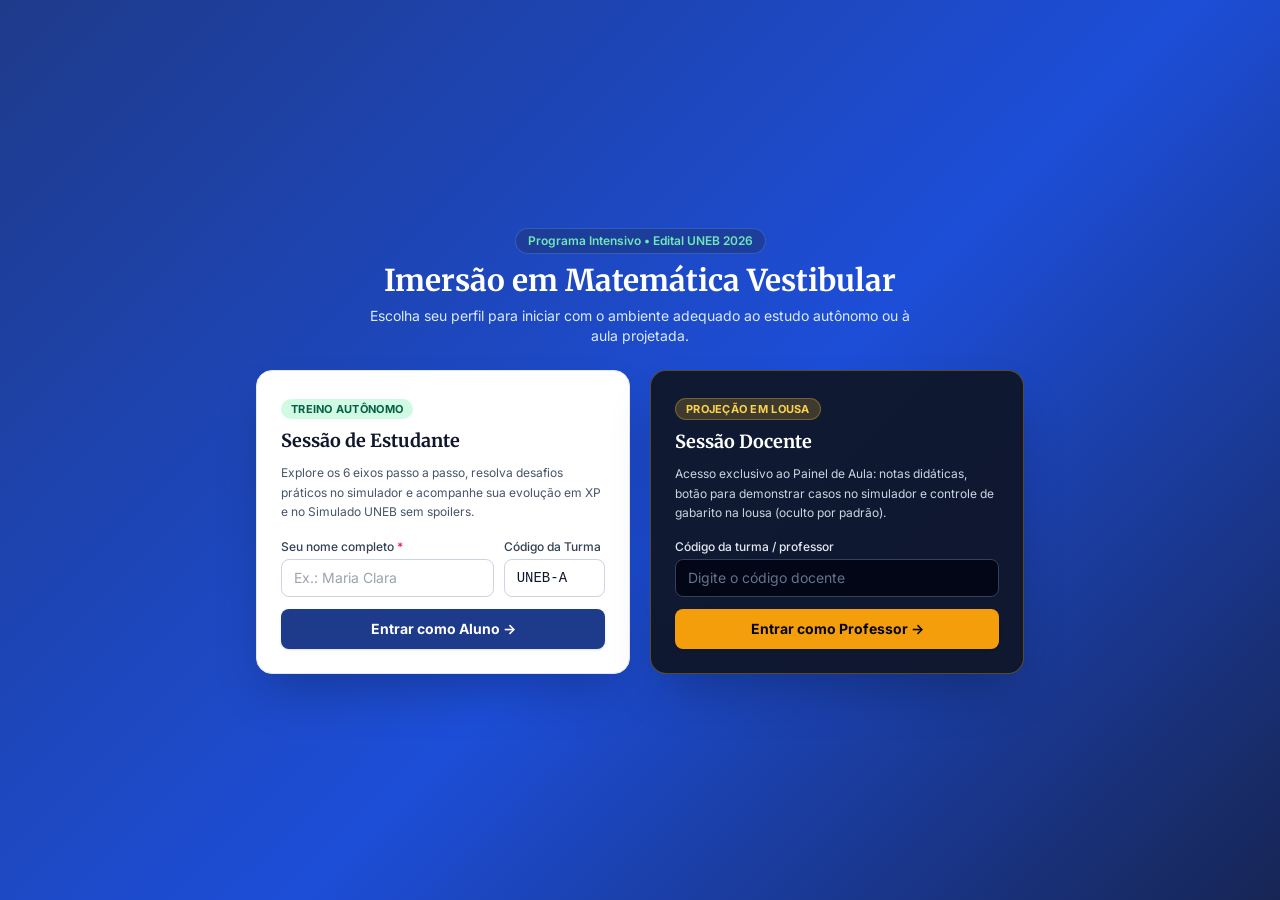
<file: index.html>
<!DOCTYPE html>
<html lang="pt-BR">

<head>
  <meta charset="UTF-8">
  <meta name="viewport" content="width=device-width, initial-scale=1.0">
  <title>Portal Vestibular UNEB | Imersão Matemática em 2 Dias</title>
  <link rel="icon" type="image/svg+xml"
    href="data:image/svg+xml,%3Csvg xmlns='http://www.w3.org/2000/svg' viewBox='0 0 32 32'%3E%3Crect width='32' height='32' rx='6' fill='%230B3B78'/%3E%3Ctext x='16' y='23' font-family='Georgia,serif' font-size='20' font-weight='bold' text-anchor='middle' fill='%23FFFFFF'%3EU%3C/text%3E%3C/svg%3E">
  <!-- Google Fonts (Fallback automático offline para fontes de sistema) -->
  <link rel="preconnect" href="https://fonts.googleapis.com">
  <link rel="preconnect" href="https://fonts.gstatic.com" crossorigin>
  <link
    href="https://fonts.googleapis.com/css2?family=Inter:wght@300;400;500;600;700&family=Merriweather:ital,wght@0,400;0,700;1,400&display=swap"
    rel="stylesheet">
  <!-- Folha de estilos compilada estática (100% offline) + complementos -->
  <link rel="stylesheet" href="css/app.css">
  <link rel="stylesheet" href="css/custom.css">
</head>

<body class="bg-slate-50 text-slate-800 font-sans antialiased min-h-screen flex flex-col">
  <a href="#main-content"
    class="sr-only focus:not-sr-only focus:fixed focus:top-2 focus:left-2 focus:z-50 focus:bg-white focus:text-uneb-primary focus:px-4 focus:py-2 focus:rounded-md focus:shadow-lg focus:font-semibold">
    Ir para o conteúdo principal
  </a>

  <!-- ========================================== -->
  <!-- PORTAL DE ENTRADA POR SESSÃO (ALUNO / DOCENTE) -->
  <!-- ========================================== -->
  <section id="session-gate" aria-label="Seleção de sessão"
    class="flex-1 flex flex-col items-center justify-center px-4 py-10 bg-gradient-to-br from-uneb-primary via-uneb-primaryDark to-slate-900 text-white">
    <div class="max-w-3xl w-full space-y-6">
      <div class="text-center space-y-2">
        <div class="inline-flex items-center gap-2 px-3 py-1 rounded-full bg-blue-900/70 border border-blue-400/30 text-xs font-semibold text-emerald-300">
          <span>Programa Intensivo • Edital UNEB 2026</span>
        </div>
        <h1 class="gate-hero-title text-2xl sm:text-3xl font-serif font-bold text-white">Imersão em Matemática Vestibular</h1>
        <p class="text-sm text-blue-100 max-w-xl mx-auto">
          Escolha seu perfil para iniciar com o ambiente adequado ao estudo autônomo ou à aula projetada.
        </p>
      </div>

      <div class="grid grid-cols-1 md:grid-cols-2 gap-5">
        <!-- Card Sessão de Estudante -->
        <div class="bg-white text-slate-800 rounded-2xl p-6 shadow-2xl border border-slate-200 flex flex-col justify-between space-y-4">
          <div class="space-y-2">
            <span class="inline-block text-[11px] font-bold uppercase tracking-wide px-2.5 py-0.5 rounded-full bg-emerald-100 text-emerald-800">
              Treino Autônomo
            </span>
            <h2 class="text-lg font-serif font-bold text-slate-900">Sessão de Estudante</h2>
            <p class="text-xs text-slate-600 leading-relaxed">
              Explore os 6 eixos passo a passo, resolva desafios práticos no simulador e acompanhe sua evolução em XP e no Simulado UNEB sem spoilers.
            </p>
          </div>
          <form id="gate-student-form" class="space-y-3">
            <div class="grid grid-cols-1 sm:grid-cols-3 gap-2.5">
              <div class="sm:col-span-2">
                <label for="gate-student-name" class="block text-xs font-medium text-slate-700 mb-1">
                  Seu nome completo <span class="text-rose-600">*</span>
                </label>
                <input type="text" id="gate-student-name" maxlength="40" required placeholder="Ex.: Maria Clara"
                  aria-describedby="gate-student-error"
                  class="w-full px-3 py-2 rounded-lg border border-slate-300 text-sm text-slate-900 focus:outline-none focus:ring-2 focus:ring-uneb-primary">
              </div>
              <div>
                <label for="gate-student-class" class="block text-xs font-medium text-slate-700 mb-1">
                  Código da Turma
                </label>
                <input type="text" id="gate-student-class" maxlength="20" value="UNEB-A" placeholder="UNEB-A"
                  class="w-full px-3 py-2 rounded-lg border border-slate-300 text-sm font-mono uppercase text-slate-900 focus:outline-none focus:ring-2 focus:ring-uneb-primary">
              </div>
            </div>
            <p id="gate-student-error" role="alert" class="hidden text-xs text-rose-600 font-medium"></p>
            <button type="submit" id="btn-enter-student"
              class="w-full py-2.5 px-4 rounded-lg bg-uneb-primary hover:bg-blue-900 text-white font-bold text-sm transition-colors shadow cursor-pointer">
              Entrar como Aluno →
            </button>
          </form>
        </div>

        <!-- Card Sessão Docente -->
        <div class="bg-slate-900/95 text-slate-100 rounded-2xl p-6 shadow-2xl border border-amber-400/30 flex flex-col justify-between space-y-4">
          <div class="space-y-2">
            <span class="inline-block text-[11px] font-bold uppercase tracking-wide px-2.5 py-0.5 rounded-full bg-amber-400/20 text-amber-300 border border-amber-400/30">
              Projeção em Lousa
            </span>
            <h2 class="text-lg font-serif font-bold text-white">Sessão Docente</h2>
            <p class="text-xs text-slate-300 leading-relaxed">
              Acesso exclusivo ao Painel de Aula: notas didáticas, botão para demonstrar casos no simulador e controle de gabarito na lousa (oculto por padrão).
            </p>
          </div>
          <form id="gate-teacher-form" class="space-y-3">
            <div>
              <label for="gate-teacher-code" class="block text-xs font-medium text-slate-200 mb-1">
                Código da turma / professor
              </label>
              <input type="password" id="gate-teacher-code" autocomplete="one-time-code" aria-describedby="gate-teacher-error" placeholder="Digite o código docente"
                class="w-full px-3 py-2 rounded-lg border border-slate-700 bg-slate-950 text-sm text-white placeholder-slate-500 focus:outline-none focus:ring-2 focus:ring-amber-400">
              <p id="gate-teacher-error" role="alert" class="hidden text-xs text-rose-300 mt-1.5 font-medium"></p>
            </div>
            <button type="submit" id="btn-enter-teacher"
              class="w-full py-2.5 px-4 rounded-lg bg-amber-500 hover:bg-amber-400 text-slate-950 font-bold text-sm transition-colors shadow cursor-pointer">
              Entrar como Professor →
            </button>
          </form>
        </div>
      </div>
    </div>
  </section>

  <!-- ========================================== -->
  <!-- SHELL PRINCIPAL DA APLICAÇÃO               -->
  <!-- ========================================== -->
  <div id="app-shell" class="hidden flex-1 flex flex-col min-w-0">

    <!-- Faixa de pré-visualização docente como aluno -->
    <div id="teacher-preview-banner" class="hidden bg-amber-400 text-slate-950 px-4 py-1.5 text-xs font-semibold flex flex-wrap items-center justify-center gap-3 border-b border-amber-500">
      <span>Modo Pré-visualização de Aluno ativo — gabaritos e notas docentes estão ocultos.</span>
      <button type="button" id="btn-exit-student-preview"
        class="px-2.5 py-0.5 rounded bg-slate-900 text-white hover:bg-slate-800 text-[11px] font-bold cursor-pointer">
        Voltar à Visão Docente
      </button>
    </div>

    <!-- ========================================== -->
    <!-- BARRA SUPERIOR UNIFICADA (DESKTOP + MOBILE) -->
    <!-- ========================================== -->
    <header class="site-header">
      <div class="site-header-inner max-w-7xl mx-auto px-4 sm:px-6 lg:px-8 flex flex-wrap items-center justify-between gap-2">

        <!-- Marca Institucional -->
        <div class="site-brand flex items-center gap-2.5 min-w-0">
          <div class="site-brand-emblem" aria-hidden="true">
            <svg width="20" height="20" viewBox="0 0 24 24" fill="none" stroke="currentColor" stroke-width="2.1" stroke-linecap="round" stroke-linejoin="round">
              <path d="M4 19h16M7 19V5" stroke-opacity="0.45" />
              <path d="M8.5 7.5c2 8 6.5 8 8.5 0" />
              <circle cx="12.75" cy="13.5" r="1.5" fill="currentColor" stroke="none" />
            </svg>
          </div>
          <div class="site-brand-copy min-w-0">
            <h1 class="site-brand-title">UNEB Matemática</h1>
            <span class="site-brand-sub">Edital 2026</span>
          </div>
        </div>

        <!-- Navegação Principal Unificada (Desktop >= 1024px) -->
        <nav aria-label="Navegação principal" class="site-desktop-nav hidden lg:flex items-center gap-1">
          <button type="button" id="nav-home" aria-current="page" class="view-tab-btn">
            <svg width="16" height="16" class="header-icon-md" aria-hidden="true" fill="none" stroke="currentColor" stroke-width="2" viewBox="0 0 24 24">
              <path stroke-linecap="round" stroke-linejoin="round"
                d="M3 12l2-2m0 0l7-7 7 7M5 10v10a1 1 0 001 1h3m10-11l2 2m-2-2v10a1 1 0 01-1 1h-3m-6 0a1 1 0 001-1v-4a1 1 0 011-1h2a1 1 0 011 1v4a1 1 0 001 1m-6 0h6" />
            </svg>
            <span>Início</span>
          </button>
          <button type="button" id="nav-day1" title="DIA 1: Lógica, Números &amp; Álgebra (Eixos 1-3)" class="view-tab-btn">
            <svg width="16" height="16" class="header-icon-md" aria-hidden="true" fill="none" stroke="currentColor" stroke-width="2" viewBox="0 0 24 24">
              <path stroke-linecap="round" stroke-linejoin="round"
                d="M12 6.253v13m0-13C10.832 5.477 9.246 5 7.5 5S4.168 5.477 3 6.253v13C4.168 18.477 5.754 18 7.5 18s3.332.477 4.5 1.253m0-13C13.168 5.477 14.754 5 16.5 5c1.747 0 3.332.477 4.5 1.253v13C19.832 18.477 18.247 18 16.5 18c-1.746 0-3.332.477-4.5 1.253" />
            </svg>
            <span>Dia 1</span>
          </button>
          <button type="button" id="nav-day2" title="DIA 2: Formas, Finanças &amp; Dados (Eixos 4-6)" class="view-tab-btn">
            <svg width="16" height="16" class="header-icon-md" aria-hidden="true" fill="none" stroke="currentColor" stroke-width="2" viewBox="0 0 24 24">
              <path stroke-linecap="round" stroke-linejoin="round"
                d="M9 19v-6a2 2 0 00-2-2H5a2 2 0 00-2 2v6a2 2 0 002 2h2a2 2 0 002-2zm0 0V9a2 2 0 012-2h2a2 2 0 012 2v10m-6 0a2 2 0 002 2h2a2 2 0 002-2m0 0V5a2 2 0 012-2h2a2 2 0 012 2v14a2 2 0 01-2 2h-2a2 2 0 01-2-2z" />
            </svg>
            <span>Dia 2</span>
          </button>
          <button type="button" id="nav-quiz" title="Simulado Geral Integrado" class="view-tab-btn">
            <svg width="16" height="16" class="header-icon-md" aria-hidden="true" fill="none" stroke="currentColor" stroke-width="2" viewBox="0 0 24 24">
              <path stroke-linecap="round" stroke-linejoin="round"
                d="M9 12l2 2 4-4m6 2a9 9 0 11-18 0 9 9 0 0118 0z" />
            </svg>
            <span>Simulado</span>
            <span id="nav-quiz-badge" class="nav-quiz-badge">15 Questões</span>
          </button>
          <button type="button" id="nav-turma" class="hidden" aria-hidden="true" tabindex="-1">Painel da Turma</button>
        </nav>

        <!-- Painel Compacto do Estudante -->
        <div id="student-header-panel" class="flex items-center gap-2 min-w-0">
          <button type="button" id="btn-student-share-report"
            class="header-action-pill header-action-outline student-share-desktop">
            <svg width="16" height="16" class="header-icon-md" aria-hidden="true" fill="none" stroke="currentColor" stroke-width="2" viewBox="0 0 24 24">
              <path stroke-linecap="round" stroke-linejoin="round" d="M4 16v1a3 3 0 003 3h10a3 3 0 003-3v-1m-4-8l-4-4m0 0L8 8m4-4v12" />
            </svg>
            <span>Enviar / Código</span>
          </button>

          <button type="button" id="btn-student-profile" popovertarget="student-profile-popover"
            aria-controls="student-profile-popover" aria-expanded="false"
            aria-label="Perfil do estudante e opções da sessão"
            class="header-profile-chip">
            <span class="header-avatar-dot" aria-hidden="true">
              <svg width="14" height="14" class="header-icon-sm" fill="none" stroke="currentColor" stroke-width="2.2" viewBox="0 0 24 24">
                <path stroke-linecap="round" stroke-linejoin="round" d="M16 7a4 4 0 11-8 0 4 4 0 018 0zM12 14a7 7 0 00-7 7h14a7 7 0 00-7-7z" />
              </svg>
            </span>
            <span id="student-name-badge" class="header-profile-name">Estudante</span>
            <span id="header-xp-badge" class="header-xp-chip">0 XP</span>
            <svg width="14" height="14" class="header-icon-sm header-chevron" aria-hidden="true" fill="none" stroke="currentColor" stroke-width="2" viewBox="0 0 24 24">
              <path stroke-linecap="round" stroke-linejoin="round" d="M19 9l-7 7-7-7" />
            </svg>
          </button>

          <div id="student-profile-popover" popover="auto" class="header-popover">
            <div class="header-popover-meta">
              <div class="header-popover-meta-top">
                <span class="header-popover-title" id="popover-student-class">Turma UNEB-A</span>
                <span class="header-popover-xp"><strong id="metric-score">0</strong> XP</span>
              </div>
              <div class="header-popover-progress-row">
                <span id="metric-progress-label">Progresso geral</span>
                <span><strong id="metric-percent">0%</strong> (<span id="metric-done-count">0</span>/6)</span>
              </div>
              <progress id="metric-progress-bar" max="100" value="0" aria-labelledby="metric-progress-label"
                class="w-28 h-2 block header-popover-progress"></progress>
            </div>

            <div id="student-util-actions" class="header-popover-actions">
              <button type="button" id="btn-mobile-share-proxy" class="header-popover-item sm-only-item">
                <svg width="16" height="16" class="header-icon-md" aria-hidden="true" fill="none" stroke="currentColor" stroke-width="2" viewBox="0 0 24 24">
                  <path stroke-linecap="round" stroke-linejoin="round" d="M4 16v1a3 3 0 003 3h10a3 3 0 003-3v-1m-4-8l-4-4m0 0L8 8m4-4v12" />
                </svg>
                <span>Enviar / Código</span>
              </button>

              <button type="button" id="btn-reset-progress" class="header-popover-item header-popover-danger">
                <svg width="16" height="16" class="header-icon-md" aria-hidden="true" fill="none" stroke="currentColor" stroke-width="2" viewBox="0 0 24 24">
                  <path stroke-linecap="round" stroke-linejoin="round" d="M4 4v5h.582m15.356 2A8.001 8.001 0 004.582 9m0 0H9m11 11v-5h-.581m0 0a8.003 8.003 0 01-15.357-2m15.357 2H15" />
                </svg>
                <span>Resetar progresso</span>
              </button>

              <button type="button" id="btn-switch-session-student" data-switch-session="true" class="header-popover-item">
                <svg width="16" height="16" class="header-icon-md" aria-hidden="true" fill="none" stroke="currentColor" stroke-width="2" viewBox="0 0 24 24">
                  <path stroke-linecap="round" stroke-linejoin="round" d="M7.5 21L3 16.5m0 0L7.5 12M3 16.5h13.5m0-13.5L21 7.5m0 0L16.5 12M21 7.5H7.5" />
                </svg>
                <span>Trocar sessão</span>
              </button>
            </div>
          </div>
        </div>

        <!-- Barra Docente (Desktop/Tablet: inline na direita; Mobile: Faixa 2 fina + menu no topo direito) -->
        <div id="teacher-header-panel" class="hidden teacher-header-bar">
          <div id="teacher-primary-pills" class="teacher-primary-pills">
            <button type="button" id="btn-teacher-turma"
              class="teacher-pill-btn teacher-pill-primary">
              <svg width="16" height="16" class="header-icon-md" aria-hidden="true" fill="none" stroke="currentColor" stroke-width="2" viewBox="0 0 24 24"><path stroke-linecap="round" stroke-linejoin="round" d="M17 21v-2a4 4 0 00-4-4H5a4 4 0 00-4 4v2M9 11a4 4 0 100-8 4 4 0 000 8zm14 10v-2a4 4 0 00-3-3.87M16 3.13a4 4 0 010 7.75"/></svg>
              <span>Painel da Turma</span>
            </button>

            <button type="button" id="btn-teacher-toggle-answers" aria-pressed="false"
              aria-label="Gabarito na Lousa: Oculto"
              class="teacher-pill-btn teacher-toggle-btn">
              <svg width="16" height="16" class="header-icon-md" aria-hidden="true" fill="none" stroke="currentColor" stroke-width="2" viewBox="0 0 24 24">
                <path data-answers-icon="closed" stroke-linecap="round" stroke-linejoin="round" d="M3 3l18 18M10.584 10.587a2 2 0 002.828 2.826M9.363 5.365A9.466 9.466 0 0112 5c4.478 0 8.268 2.943 9.543 7a9.97 9.97 0 01-1.563 3.029m-2.14 2.14A9.455 9.455 0 0112 19c-4.478 0-8.268-2.943-9.543-7a9.97 9.97 0 012.222-3.712" />
                <path data-answers-icon="open" class="hidden" stroke-linecap="round" stroke-linejoin="round" d="M15 12a3 3 0 11-6 0 3 3 0 016 0zM2.458 12C3.732 7.943 7.523 5 12 5c4.478 0 8.268 2.943 9.542 7-1.274 4.057-5.064 7-9.542 7-4.477 0-8.268-2.943-9.542-7z" />
              </svg>
              <span data-answers-label>Gabarito: Oculto</span>
            </button>
          </div>

          <div class="teacher-more-wrap">
            <button type="button" id="btn-teacher-more" popovertarget="teacher-more-popover"
              aria-controls="teacher-more-popover" aria-expanded="false"
              aria-label="Opções da Sessão Docente"
              class="header-profile-chip teacher-more-trigger">
              <span class="teacher-popover-dot" aria-hidden="true"></span>
              <span>Docente</span>
              <svg width="14" height="14" class="header-icon-sm header-chevron" aria-hidden="true" fill="none" stroke="currentColor" stroke-width="2" viewBox="0 0 24 24">
                <path stroke-linecap="round" stroke-linejoin="round" d="M19 9l-7 7-7-7" />
              </svg>
            </button>

            <div id="teacher-more-popover" popover="auto" class="header-popover">
              <div class="teacher-popover-status">
                <span class="teacher-popover-dot" aria-hidden="true"></span>
                <div>
                  <p class="header-popover-title">Sessão Docente</p>
                  <p class="header-popover-sub">Modo Aula ativo</p>
                </div>
              </div>
              <button type="button" id="btn-teacher-preview-student" class="header-popover-item">
                <svg width="16" height="16" class="header-icon-md" aria-hidden="true" fill="none" stroke="currentColor" stroke-width="2" viewBox="0 0 24 24">
                  <path stroke-linecap="round" stroke-linejoin="round" d="M16 7a4 4 0 11-8 0 4 4 0 018 0zM12 14a7 7 0 00-7 7h14a7 7 0 00-7-7z" />
                </svg>
                <span>Ver como Aluno</span>
              </button>
              <button type="button" id="btn-switch-session-teacher" data-switch-session="true" class="header-popover-item">
                <svg width="16" height="16" class="header-icon-md" aria-hidden="true" fill="none" stroke="currentColor" stroke-width="2" viewBox="0 0 24 24">
                  <path stroke-linecap="round" stroke-linejoin="round" d="M7.5 21L3 16.5m0 0L7.5 12M3 16.5h13.5m0-13.5L21 7.5m0 0L16.5 12M21 7.5H7.5" />
                </svg>
                <span>Trocar sessão</span>
              </button>
            </div>
          </div>
        </div>

      </div>
    </header>

  <!-- CONTEÚDO PRINCIPAL -->
  <main id="main-content" tabindex="-1" class="max-w-7xl mx-auto w-full px-4 sm:px-6 lg:px-8 py-8 pb-20 lg:pb-8 pb-safe-bottom-nav flex-1 min-w-0">

    <!-- ========================================== -->
    <!-- VISUALIZAÇÃO: HUB DO ESTUDANTE (3 PILARES)  -->
    <!-- ========================================== -->
    <div id="view-home" class="space-y-8">

      <!-- Pilar 1 (Protagonista): Quadro da Aula -->
      <section id="hub-quadro-aula" class="card-feature-quizlet card-feature-quizlet-highlight p-6 sm:p-8 space-y-6">
        <div class="flex flex-col sm:flex-row sm:items-center justify-between gap-4">
          <div>
            <div class="inline-flex items-center gap-2 px-3 py-1 rounded-full bg-indigo-50 border border-indigo-200 text-xs font-semibold text-indigo-700 mb-2">
              <span class="w-2 h-2 rounded-full bg-iris-bolt animate-pulse"></span>
              <span id="hub-aula-status">Status da Aula: Em andamento • Módulo atual: Eixo 1: Lógica Matemática</span>
            </div>
            <h2 class="text-2xl sm:text-3xl font-serif font-bold text-slate-900 tracking-tight">Quadro da Aula</h2>
            <p class="text-sm text-slate-600 mt-1">Imersão completa nos 6 eixos de Matemática para o Vestibular UNEB 2026.</p>
          </div>
          <div class="shrink-0">
            <button type="button" id="btn-hub-continue-class" data-target-module="mod-logica" data-axis="mod-logica" data-hub-goto="day1"
              class="btn-pill btn-pill-primary inline-flex items-center gap-2 text-sm shadow-md hover:shadow-lg transition-all cursor-pointer">
              <span>Continuar Aula →</span>
            </button>
          </div>
        </div>

        <div>
          <h3 class="text-xs font-semibold uppercase tracking-wider text-slate-500 mb-3">Atalhos Diretos por Eixo Temático</h3>
          <div class="grid grid-cols-1 sm:grid-cols-2 lg:grid-cols-3 gap-3">
            <!-- Eixo 1 -->
            <button type="button" data-target-module="mod-logica" data-axis="mod-logica" data-hub-goto="day1"
              class="p-4 rounded-xl border border-mist hover:border-iris-bolt bg-white hover:bg-slate-50 text-left transition-all cursor-pointer group shadow-sm flex flex-col justify-between">
              <div class="flex items-center justify-between gap-2 mb-2">
                <span class="text-xs font-bold text-iris-bolt px-2 py-0.5 rounded-full bg-indigo-50 border border-indigo-100">Eixo 1 • Dia 1</span>
                <span class="text-xs text-slate-600 group-hover:text-iris-bolt transition-colors">Acessar →</span>
              </div>
              <div>
                <div class="font-bold text-sm text-slate-900 group-hover:text-iris-bolt transition-colors">Lógica Matemática</div>
                <p class="text-xs text-slate-500 mt-0.5">Tabela-verdade, proposições e negação formal</p>
              </div>
            </button>
            <!-- Eixo 2 -->
            <button type="button" data-target-module="mod-numeros" data-axis="mod-numeros" data-hub-goto="day1"
              class="p-4 rounded-xl border border-mist hover:border-iris-bolt bg-white hover:bg-slate-50 text-left transition-all cursor-pointer group shadow-sm flex flex-col justify-between">
              <div class="flex items-center justify-between gap-2 mb-2">
                <span class="text-xs font-bold text-iris-bolt px-2 py-0.5 rounded-full bg-indigo-50 border border-indigo-100">Eixo 2 • Dia 1</span>
                <span class="text-xs text-slate-600 group-hover:text-iris-bolt transition-colors">Acessar →</span>
              </div>
              <div>
                <div class="font-bold text-sm text-slate-900 group-hover:text-iris-bolt transition-colors">Sequências & Contagem</div>
                <p class="text-xs text-slate-500 mt-0.5">Combinatória, PA, PG e padrões numéricos</p>
              </div>
            </button>
            <!-- Eixo 3 -->
            <button type="button" data-target-module="mod-algebra" data-axis="mod-algebra" data-hub-goto="day1"
              class="p-4 rounded-xl border border-mist hover:border-iris-bolt bg-white hover:bg-slate-50 text-left transition-all cursor-pointer group shadow-sm flex flex-col justify-between">
              <div class="flex items-center justify-between gap-2 mb-2">
                <span class="text-xs font-bold text-iris-bolt px-2 py-0.5 rounded-full bg-indigo-50 border border-indigo-100">Eixo 3 • Dia 1</span>
                <span class="text-xs text-slate-600 group-hover:text-iris-bolt transition-colors">Acessar →</span>
              </div>
              <div>
                <div class="font-bold text-sm text-slate-900 group-hover:text-iris-bolt transition-colors">Álgebra & Parábola</div>
                <p class="text-xs text-slate-500 mt-0.5">Funções quadráticas, vértice e raízes reais</p>
              </div>
            </button>
            <!-- Eixo 4 -->
            <button type="button" data-target-module="mod-trig" data-axis="mod-trig" data-hub-goto="day2"
              class="p-4 rounded-xl border border-mist hover:border-iris-bolt bg-white hover:bg-slate-50 text-left transition-all cursor-pointer group shadow-sm flex flex-col justify-between">
              <div class="flex items-center justify-between gap-2 mb-2">
                <span class="text-xs font-bold text-iris-bolt px-2 py-0.5 rounded-full bg-indigo-50 border border-indigo-100">Eixo 4 • Dia 2</span>
                <span class="text-xs text-slate-600 group-hover:text-iris-bolt transition-colors">Acessar →</span>
              </div>
              <div>
                <div class="font-bold text-sm text-slate-900 group-hover:text-iris-bolt transition-colors">Trigonometria</div>
                <p class="text-xs text-slate-500 mt-0.5">Círculo trigonométrico, ângulos e redução</p>
              </div>
            </button>
            <!-- Eixo 5 -->
            <button type="button" data-target-module="mod-financas" data-axis="mod-financas" data-hub-goto="day2"
              class="p-4 rounded-xl border border-mist hover:border-iris-bolt bg-white hover:bg-slate-50 text-left transition-all cursor-pointer group shadow-sm flex flex-col justify-between">
              <div class="flex items-center justify-between gap-2 mb-2">
                <span class="text-xs font-bold text-iris-bolt px-2 py-0.5 rounded-full bg-indigo-50 border border-indigo-100">Eixo 5 • Dia 2</span>
                <span class="text-xs text-slate-600 group-hover:text-iris-bolt transition-colors">Acessar →</span>
              </div>
              <div>
                <div class="font-bold text-sm text-slate-900 group-hover:text-iris-bolt transition-colors">Matemática Financeira</div>
                <p class="text-xs text-slate-500 mt-0.5">Juros compostos, aportes e montante</p>
              </div>
            </button>
            <!-- Eixo 6 -->
            <button type="button" data-target-module="mod-estatistica" data-axis="mod-estatistica" data-hub-goto="day2"
              class="p-4 rounded-xl border border-mist hover:border-iris-bolt bg-white hover:bg-slate-50 text-left transition-all cursor-pointer group shadow-sm flex flex-col justify-between">
              <div class="flex items-center justify-between gap-2 mb-2">
                <span class="text-xs font-bold text-iris-bolt px-2 py-0.5 rounded-full bg-indigo-50 border border-indigo-100">Eixo 6 • Dia 2</span>
                <span class="text-xs text-slate-600 group-hover:text-iris-bolt transition-colors">Acessar →</span>
              </div>
              <div>
                <div class="font-bold text-sm text-slate-900 group-hover:text-iris-bolt transition-colors">Estatística & Sturges</div>
                <p class="text-xs text-slate-500 mt-0.5">Medidas de tendência e classes de Sturges</p>
              </div>
            </button>
          </div>
        </div>
      </section>

      <!-- Grade dos Pilares 2 e 3 -->
      <div class="grid grid-cols-1 lg:grid-cols-2 gap-6">

        <!-- Pilar 2: Simulado Oficial UNEB -->
        <section id="hub-simulado" class="card-feature-quizlet p-6 sm:p-8 space-y-5">
          <div class="flex items-center justify-between gap-3">
            <span class="text-xs font-semibold px-3 py-1 rounded-full bg-slate-100 text-slate-700 border border-slate-200">
              60 min • 15 questões
            </span>
            <span class="text-xs text-slate-500 font-mono">Edição 2025</span>
          </div>
          <div>
            <h3 class="text-xl sm:text-2xl font-serif font-bold text-slate-900">Simulado Oficial UNEB</h3>
            <p class="text-sm text-slate-600 mt-1 leading-relaxed">
              Treine com as 15 questões reais e cronometradas do Vestibular Oficial da UNEB (edições 2025, 2024, 2023 e Imersão).
            </p>
          </div>
          <div class="pt-2">
            <button type="button" id="btn-hub-start-quiz"
              class="btn-pill btn-pill-outline w-full sm:w-auto inline-flex items-center justify-center gap-2 text-sm shadow-sm hover:shadow transition-all cursor-pointer">
              <span>Iniciar Simulado</span>
              <svg class="w-4 h-4 shrink-0" fill="none" stroke="currentColor" viewBox="0 0 24 24">
                <path stroke-linecap="round" stroke-linejoin="round" stroke-width="2" d="M14 5l7 7m0 0l-7 7m7-7H3" />
              </svg>
            </button>
          </div>
        </section>

        <!-- Pilar 3: Minha Progressão -->
        <section id="hub-progressao" class="card-feature-quizlet p-6 sm:p-8 space-y-5">
          <div class="flex items-center justify-between gap-3">
            <span class="text-xs font-semibold px-3 py-1 rounded-full bg-emerald-50 text-emerald-700 border border-emerald-200">
              Desempenho Geral
            </span>
            <span class="text-xs font-bold text-slate-700 font-mono"><span id="hub-metric-xp">0</span> XP</span>
          </div>
          <div>
            <div class="flex items-baseline justify-between mb-2">
              <h3 class="text-xl sm:text-2xl font-serif font-bold text-slate-900">Minha Progressão</h3>
              <span id="hub-metric-percent" class="text-2xl sm:text-3xl font-bold text-slate-900 font-mono">0%</span>
            </div>
            <progress id="hub-metric-progress-bar" max="100" value="0"
              class="progress-quizlet w-full h-3 block rounded-full"></progress>
          </div>
          <div class="flex items-center justify-between text-xs text-slate-500 pt-1 border-t border-mist">
            <span>Módulos finalizados: <strong id="hub-metric-modules" class="text-slate-800">0</strong>/6 módulos</span>
            <span class="text-slate-600">Objetivo: 6/6 módulos</span>
          </div>
        </section>

      </div>

    </div>

    <!-- ========================================== -->
    <!-- VISUALIZAÇÃO: DIA 1                        -->
    <!-- ========================================== -->
    <div id="view-day1" class="space-y-12 hidden">

      <!-- Cabeçalho do Dia 1 -->
      <section class="bg-white p-6 rounded-xl border border-uneb-border shadow-sm">
        <div class="flex flex-col md:flex-row md:items-center justify-between gap-4">
          <div>
            <div
              class="inline-flex items-center gap-2 text-xs font-semibold uppercase text-uneb-accent mb-1 tracking-wider">
              <span class="w-2 h-2 rounded-full bg-uneb-accent"></span> Manhã 1 • Raciocínio Formal e Funções
            </div>
            <h2 class="text-2xl font-serif font-bold text-slate-900">Núcleo Fundamental: Lógica, Sequências e Álgebra
            </h2>
            <p class="text-slate-600 text-sm mt-1 max-w-3xl">
              Foco na prova da UNEB: modelagem algébrica de situações-problema, rigor em proposições lógicas e
              diferenciação cirúrgica de problemas de agrupamento.
            </p>
          </div>
          <div class="bg-blue-50 border border-blue-200 text-blue-900 p-3 rounded-lg text-xs md:max-w-xs">
            <strong class="font-semibold block">Dica para o Vestibular:</strong>
            A UNEB adora cobrar interpretação de gráficos combinada com leitura precisa do enunciado de funções
            quadráticas.
          </div>
        </div>

      </section>

      <!-- Busca Rápida e Barra Horizontal de Seleção de Eixos (Mobile-First) -->
      <div class="aulas-filter-wrap">
        <div class="aulas-filter-field">
          <label for="aulas-quick-filter" class="sr-only">Filtrar eixo ou tema das aulas</label>
          <svg class="aulas-quick-filter-icon" aria-hidden="true" fill="none" stroke="currentColor" viewBox="0 0 24 24">
            <path stroke-linecap="round" stroke-linejoin="round" stroke-width="2"
              d="M21 21l-4.35-4.35m1.85-5.15a7 7 0 11-14 0 7 7 0 0114 0z" />
          </svg>
          <input type="search" id="aulas-quick-filter" data-aulas-quick-filter
            placeholder="Filtrar eixo ou tema (ex: parábola, juros, seno)..."
            class="aulas-quick-filter-input">
        </div>
      </div>

      <nav id="aulas-axis-chips" data-axis-chips aria-label="Seleção rápida de Eixos Temáticos"
        class="flex items-center gap-2 overflow-x-auto pb-2 pt-1">
        <button type="button" data-axis-chip="all" aria-pressed="true"
          class="btn-pill btn-pill-primary inline-flex items-center gap-2 text-xs font-bold shrink-0 cursor-pointer">
          <svg class="w-4 h-4 shrink-0" aria-hidden="true" fill="none" stroke="currentColor" viewBox="0 0 24 24">
            <path stroke-linecap="round" stroke-linejoin="round" stroke-width="2"
              d="M4 6a2 2 0 012-2h2a2 2 0 012 2v2a2 2 0 01-2 2H6a2 2 0 01-2-2V6zM14 6a2 2 0 012-2h2a2 2 0 012 2v2a2 2 0 01-2 2h-2a2 2 0 01-2-2V6zM4 16a2 2 0 012-2h2a2 2 0 012 2v2a2 2 0 01-2 2H6a2 2 0 01-2-2v-2zM14 16a2 2 0 012-2h2a2 2 0 012 2v2a2 2 0 01-2 2h-2a2 2 0 01-2-2v-2z" />
          </svg>
          <span>Todos do Dia</span>
        </button>
        <button type="button" data-axis-chip="mod-logica" data-axis="mod-logica" aria-pressed="false"
          class="btn-pill btn-pill-secondary inline-flex items-center gap-2 text-xs font-semibold shrink-0 cursor-pointer">
          <svg class="w-4 h-4 shrink-0" aria-hidden="true" fill="none" stroke="currentColor" viewBox="0 0 24 24">
            <path stroke-linecap="round" stroke-linejoin="round" stroke-width="2"
              d="M3 10h18M3 14h18M10 3v18M4 5a2 2 0 012-2h12a2 2 0 012 2v14a2 2 0 01-2 2H6a2 2 0 01-2-2V5z" />
          </svg>
          <span>Eixo 1 • Lógica</span>
        </button>
        <button type="button" data-axis-chip="mod-numeros" data-axis="mod-numeros" aria-pressed="false"
          class="btn-pill btn-pill-secondary inline-flex items-center gap-2 text-xs font-semibold shrink-0 cursor-pointer">
          <svg class="w-4 h-4 shrink-0" aria-hidden="true" fill="none" stroke="currentColor" viewBox="0 0 24 24">
            <path stroke-linecap="round" stroke-linejoin="round" stroke-width="2"
              d="M7 20l4-16m2 16l4-16M6 9h14M4 15h14" />
          </svg>
          <span>Eixo 2 • Contagem</span>
        </button>
        <button type="button" data-axis-chip="mod-algebra" data-axis="mod-algebra" aria-pressed="false"
          class="btn-pill btn-pill-secondary inline-flex items-center gap-2 text-xs font-semibold shrink-0 cursor-pointer">
          <svg class="w-4 h-4 shrink-0" aria-hidden="true" fill="none" stroke="currentColor" viewBox="0 0 24 24">
            <path stroke-linecap="round" stroke-linejoin="round" stroke-width="2"
              d="M3 6c3 12 6 14 9 14s6-2 9-14" />
          </svg>
          <span>Eixo 3 • Parábola</span>
        </button>
        <button type="button" data-axis-chip="mod-trig" data-axis="mod-trig" aria-pressed="false"
          class="btn-pill btn-pill-secondary inline-flex items-center gap-2 text-xs font-semibold shrink-0 cursor-pointer">
          <svg class="w-4 h-4 shrink-0" aria-hidden="true" fill="none" stroke="currentColor" viewBox="0 0 24 24">
            <path stroke-linecap="round" stroke-linejoin="round" stroke-width="2"
              d="M12 21a9 9 0 100-18 9 9 0 000 18zM12 12l5.5-5.5M3 12h18" />
          </svg>
          <span>Eixo 4 • Trigonometria (Dia 2)</span>
        </button>
        <button type="button" data-axis-chip="mod-financas" data-axis="mod-financas" aria-pressed="false"
          class="btn-pill btn-pill-secondary inline-flex items-center gap-2 text-xs font-semibold shrink-0 cursor-pointer">
          <svg class="w-4 h-4 shrink-0" aria-hidden="true" fill="none" stroke="currentColor" viewBox="0 0 24 24">
            <path stroke-linecap="round" stroke-linejoin="round" stroke-width="2"
              d="M12 8c-1.657 0-3 .895-3 2s1.343 2 3 2 3 .895 3 2-1.343 2-3 2m0-8c1.11 0 2.08.402 2.599 1M12 8V7m0 1v8m0 0v1m0-1c-1.11 0-2.08-.402-2.599-1M21 12a9 9 0 11-18 0 9 9 0 0118 0z" />
          </svg>
          <span>Eixo 5 • Finanças (Dia 2)</span>
        </button>
        <button type="button" data-axis-chip="mod-estatistica" data-axis="mod-estatistica" aria-pressed="false"
          class="btn-pill btn-pill-secondary inline-flex items-center gap-2 text-xs font-semibold shrink-0 cursor-pointer">
          <svg class="w-4 h-4 shrink-0" aria-hidden="true" fill="none" stroke="currentColor" viewBox="0 0 24 24">
            <path stroke-linecap="round" stroke-linejoin="round" stroke-width="2"
              d="M9 19v-6a2 2 0 00-2-2H5a2 2 0 00-2 2v6a2 2 0 002 2h2a2 2 0 002-2zm0 0V9a2 2 0 012-2h2a2 2 0 012 2v10m-6 0a2 2 0 002 2h2a2 2 0 002-2m0 0V5a2 2 0 012-2h2a2 2 0 012 2v14a2 2 0 01-2 2h-2a2 2 0 01-2-2z" />
          </svg>
          <span>Eixo 6 • Estatística (Dia 2)</span>
        </button>
      </nav>

      <!-- EIXO 1: LÓGICA MATEMÁTICA -->
      <section id="mod-logica" class="bg-white rounded-xl border border-uneb-border shadow-sm overflow-hidden">
        <div class="bg-slate-100/80 px-6 py-4 border-b border-uneb-border flex flex-wrap items-center justify-between gap-3">
          <div class="flex items-center gap-3 min-w-0">
            <span
              class="w-7 h-7 shrink-0 rounded-full bg-uneb-primary text-white font-bold text-xs flex items-center justify-center">1</span>
            <div class="min-w-0">
              <h3 class="font-serif font-bold text-lg text-slate-900">Eixo 1 — Lógica Matemática & Tabela-Verdade</h3>
              <p class="text-xs text-slate-600">Proposições compostas, conectivos fundamentais e equivalências lógicas</p>
            </div>
          </div>
          <button type="button" data-comp-module="mod-logica" id="btn-comp-mod-logica" aria-pressed="false"
            class="px-3 py-1.5 rounded text-xs font-medium border border-slate-300 hover:border-emerald-500 hover:text-emerald-700 bg-white transition-colors shrink-0 cursor-pointer">
            Marcar como Concluído ✓
          </button>
        </div>

        <div data-stage-bar class="px-6 pt-4 pb-2 border-b border-slate-100"></div>

        <!-- ETAPA 1: CONCEITO VISUAL -->
        <div data-stage="conceito" class="p-6 space-y-5">
          <div class="grid grid-cols-1 lg:grid-cols-12 gap-6 items-start">
            <div class="lg:col-span-5 space-y-2">
              <span class="text-[11px] font-bold uppercase tracking-wide text-indigo-700">Escolha uma regra para explorar</span>
              <div class="grid grid-cols-1 sm:grid-cols-2 lg:grid-cols-1 gap-2">
                <button type="button" data-logic-rule="condicional" aria-pressed="true"
                  class="px-3 py-2 rounded-lg text-xs font-bold bg-uneb-primary text-white shadow-sm cursor-pointer transition-all text-left">
                  1. Condicional (P → Q)
                </button>
                <button type="button" data-logic-rule="negacao" aria-pressed="false"
                  class="px-3 py-2 rounded-lg text-xs font-semibold bg-white text-slate-700 border border-slate-200 hover:border-indigo-300 cursor-pointer transition-all text-left">
                  2. Negação da Condicional (MANÉ)
                </button>
                <button type="button" data-logic-rule="contrapositiva" aria-pressed="false"
                  class="px-3 py-2 rounded-lg text-xs font-semibold bg-white text-slate-700 border border-slate-200 hover:border-indigo-300 cursor-pointer transition-all text-left">
                  3. Equivalência Contrapositiva
                </button>
                <button type="button" data-logic-rule="demorgan" aria-pressed="false"
                  class="px-3 py-2 rounded-lg text-xs font-semibold bg-white text-slate-700 border border-slate-200 hover:border-indigo-300 cursor-pointer transition-all text-left">
                  4. Leis de De Morgan (E ↔ OU)
                </button>
              </div>
            </div>

            <div class="lg:col-span-7 bg-slate-50 border border-slate-200 rounded-xl p-5 space-y-3">
              <h4 id="logic-concept-title" class="font-serif font-bold text-base text-slate-900">Condicional (P → Q)</h4>
              <div id="logic-concept-formula" class="p-3 rounded-lg bg-slate-900 text-emerald-300 font-mono text-xs sm:text-sm font-bold">
                P → Q só é FALSO quando P = V e Q = F (Vera Fischer)
              </div>
              <p id="logic-concept-example" class="text-xs sm:text-sm text-slate-700 leading-relaxed"></p>
              <div id="logic-concept-tip" class="p-3 rounded-lg bg-blue-50 border border-blue-200 text-xs text-blue-900 font-medium"></div>
            </div>
          </div>

          <div class="flex justify-end pt-2 border-t border-slate-100">
            <button type="button" data-advance-stage="laboratorio"
              class="px-4 py-2 rounded-lg text-xs font-bold bg-uneb-primary text-white hover:bg-blue-900 transition-colors cursor-pointer">
              Ir para o Laboratório Vivo →
            </button>
          </div>
        </div>

        <!-- ETAPA 2 (E MISSÃO DA ETAPA 3): WORKBENCH COMPARTILHADO -->
        <div data-workbench class="hidden p-6 space-y-6">
          <div class="grid grid-cols-1 lg:grid-cols-12 gap-6">
            <!-- Simulador de Conectivos -->
            <div class="lg:col-span-7 space-y-5">
              <h4 class="font-semibold text-slate-900 text-sm flex items-center gap-2">
                <span class="w-2 h-2 rounded-full bg-blue-600"></span>
                Laboratório Interativo de Conectivos Lógicos
              </h4>
              <p class="text-xs text-slate-600">
                Alterne o valor de verdade das proposições simples <span class="math-font font-bold">P</span> e <span
                  class="math-font font-bold">Q</span> para ver cada linha da tabela-verdade acender:
              </p>

              <div class="grid grid-cols-1 sm:grid-cols-2 gap-4">
                <div class="p-4 rounded-lg border border-slate-200 bg-slate-50 flex items-center justify-between gap-2">
                  <div class="min-w-0">
                    <span class="text-xs text-slate-600 block uppercase font-mono">Proposição P</span>
                    <span id="label-prop-p" class="font-serif font-bold text-slate-800 text-sm">"Chove hoje"</span>
                  </div>
                  <button type="button" id="toggle-p"
                    class="px-4 py-2 rounded-lg font-bold text-xs transition-all bg-emerald-600 text-white shadow shrink-0 cursor-pointer">
                    VERDADEIRO (V)
                  </button>
                </div>
                <div class="p-4 rounded-lg border border-slate-200 bg-slate-50 flex items-center justify-between gap-2">
                  <div class="min-w-0">
                    <span class="text-xs text-slate-600 block uppercase font-mono">Proposição Q</span>
                    <span id="label-prop-q" class="font-serif font-bold text-slate-800 text-sm">"Levo guarda-chuva"</span>
                  </div>
                  <button type="button" id="toggle-q"
                    class="px-4 py-2 rounded-lg font-bold text-xs transition-all bg-emerald-600 text-white shadow shrink-0 cursor-pointer">
                    VERDADEIRO (V)
                  </button>
                </div>
              </div>

              <!-- Cards dos 4 conectivos -->
              <div class="grid grid-cols-2 sm:grid-cols-4 gap-3 text-center">
                <div class="p-3 rounded-lg border border-slate-200 bg-white">
                  <div class="text-[11px] font-mono text-slate-600 mb-1">Conjunção (E)</div>
                  <div class="math-font text-base font-bold text-slate-800 mb-1">P ∧ Q</div>
                  <div id="res-conj" class="text-sm font-bold text-emerald-700 bg-emerald-50 py-1 rounded">V</div>
                  <div class="text-[10px] text-slate-600 mt-1">Só V se ambos V</div>
                </div>
                <div class="p-3 rounded-lg border border-slate-200 bg-white">
                  <div class="text-[11px] font-mono text-slate-600 mb-1">Disjunção (OU)</div>
                  <div class="math-font text-base font-bold text-slate-800 mb-1">P ∨ Q</div>
                  <div id="res-disj" class="text-sm font-bold text-emerald-700 bg-emerald-50 py-1 rounded">V</div>
                  <div class="text-[10px] text-slate-600 mt-1">Só F se ambos F</div>
                </div>
                <div class="p-3 rounded-lg border border-blue-200 bg-blue-50/50">
                  <div class="text-[11px] font-mono text-blue-700 font-semibold mb-1">Condicional (Se...então)</div>
                  <div class="math-font text-base font-bold text-slate-900 mb-1">P → Q</div>
                  <div id="res-cond" class="text-sm font-bold text-emerald-700 bg-emerald-50 py-1 rounded">V</div>
                  <div class="text-[10px] text-rose-700 font-medium mt-1">Falso só se V → F</div>
                </div>
                <div class="p-3 rounded-lg border border-slate-200 bg-white">
                  <div class="text-[11px] font-mono text-slate-600 mb-1">Bicondicional</div>
                  <div class="math-font text-base font-bold text-slate-800 mb-1">P ↔ Q</div>
                  <div id="res-bicond" class="text-sm font-bold text-emerald-700 bg-emerald-50 py-1 rounded">V</div>
                  <div class="text-[10px] text-slate-600 mt-1">V se valores iguais</div>
                </div>
              </div>

              <div id="logic-live-sentence"
                class="p-3 rounded-lg bg-indigo-50/70 border border-indigo-200 text-xs text-indigo-950 font-medium">
              </div>

              <!-- Nota Docente -->
              <div data-lab-extra class="teacher-note hidden p-3 rounded-lg bg-amber-50 border border-amber-200 text-amber-900 text-xs">
                <strong>Nota Pedagógica para Aula (Eixo 1):</strong> Peça aos alunos que encontrem a única linha em que a promessa "Se P então Q" é quebrada (<span class="math-font">V → F = F</span>) antes de mostrar a negação <span class="math-font">P ∧ ~Q</span>.
              </div>
            </div>

            <!-- Tabela-Verdade Completa 4 linhas (visível no Laboratório para acompanhar ao vivo) -->
            <div data-lab-extra class="lg:col-span-5 bg-slate-50 p-4 rounded-xl border border-slate-200 space-y-3">
              <div class="flex items-center justify-between">
                <h5 class="text-xs font-bold uppercase tracking-wide text-slate-800">Tabela-Verdade Completa</h5>
                <span class="text-[11px] font-mono text-indigo-700 font-semibold">Linha ativa em destaque</span>
              </div>
              <div class="overflow-x-auto bg-white rounded-lg border border-slate-200">
                <table class="w-full text-xs">
                  <thead class="bg-slate-100 text-slate-700 font-mono">
                    <tr>
                      <th class="py-1.5 px-2 text-center">P</th>
                      <th class="py-1.5 px-2 text-center">Q</th>
                      <th class="py-1.5 px-2 text-center">P∧Q</th>
                      <th class="py-1.5 px-2 text-center">P∨Q</th>
                      <th class="py-1.5 px-2 text-center">P→Q</th>
                      <th class="py-1.5 px-2 text-center">P↔Q</th>
                    </tr>
                  </thead>
                  <tbody id="logic-truth-table-rows"></tbody>
                </table>
              </div>
              <p class="text-[11px] text-slate-600 leading-relaxed">
                Observe que a coluna <span class="font-mono font-bold text-slate-800">P → Q</span> só fica vermelha (F) quando P = V e Q = F.
              </p>
            </div>
          </div>

          <div data-lab-footer class="flex justify-end pt-3 border-t border-slate-100">
            <button type="button" data-advance-stage="pratica"
              class="px-4 py-2 rounded-lg text-xs font-bold bg-uneb-primary text-white hover:bg-blue-900 transition-colors cursor-pointer">
              Avançar para Prática Rápida →
            </button>
          </div>
        </div>

        <!-- ETAPA 3: PRÁTICA RÁPIDA (RENDERIZADA PELO CONTROLADOR) -->
        <div data-stage="pratica" class="hidden p-6 pt-3"></div>
      </section>

      <!-- EIXO 2: NÚMEROS, SEQUÊNCIAS & ANÁLISE COMBINATÓRIA -->
      <section id="mod-numeros" class="bg-white rounded-xl border border-uneb-border shadow-sm overflow-hidden">
        <div class="bg-slate-100/80 px-6 py-4 border-b border-uneb-border flex flex-wrap items-center justify-between gap-3">
          <div class="flex items-center gap-3 min-w-0">
            <span
              class="w-7 h-7 shrink-0 rounded-full bg-uneb-primary text-white font-bold text-xs flex items-center justify-center">2</span>
            <div class="min-w-0">
              <h3 class="font-serif font-bold text-lg text-slate-900">Eixo 2 — Números, Sequências & Combinatória</h3>
              <p class="text-xs text-slate-600">Progressões (PA/PG), contagem com ordem e sem ordem</p>
            </div>
          </div>
          <button type="button" data-comp-module="mod-numeros" id="btn-comp-mod-numeros" aria-pressed="false"
            class="px-3 py-1.5 rounded text-xs font-medium border border-slate-300 hover:border-emerald-500 hover:text-emerald-700 bg-white transition-colors shrink-0 cursor-pointer">
            Marcar como Concluído ✓
          </button>
        </div>

        <div data-stage-bar class="px-6 pt-4 pb-2 border-b border-slate-100"></div>

        <!-- ETAPA 1: CONCEITO VISUAL -->
        <div data-stage="conceito" class="p-6 space-y-5">
          <div class="grid grid-cols-1 md:grid-cols-2 gap-5">
            <div class="bg-indigo-50/70 border border-indigo-200 rounded-xl p-5 space-y-2.5">
              <div class="flex items-center justify-between">
                <span class="text-xs font-bold uppercase tracking-wide text-indigo-800">Pódio vs. Comissão (A Ordem Importa?)</span>
                <span class="text-[11px] font-mono bg-white px-2 py-0.5 rounded border border-indigo-200 text-indigo-700">A vs C</span>
              </div>
              <p class="text-xs text-slate-700 leading-relaxed">
                Pergunta de ouro na UNEB: <strong>se trocar a posição muda o resultado?</strong>
              </p>
              <div class="grid grid-cols-2 gap-2 text-xs">
                <div class="bg-white p-3 rounded-lg border border-indigo-200">
                  <div class="font-bold text-indigo-900 mb-1">Ordem IMPORTA → Arranjo</div>
                  <p class="text-[11px] text-slate-600">Pódio (1º/2º/3º), senhas numéricas, cargos distintos (Ana Presidente ≠ Ana Secretária).</p>
                </div>
                <div class="bg-white p-3 rounded-lg border border-emerald-200">
                  <div class="font-bold text-emerald-900 mb-1">Ordem NÃO importa → Combinação</div>
                  <p class="text-[11px] text-slate-600">Comissões sem cargos, duplas, aperto de mão, sorteios {Ana, Beto} = {Beto, Ana}. Divide por <span class="font-mono font-bold">p!</span>.</p>
                </div>
              </div>
            </div>

            <div class="bg-slate-50 border border-slate-200 rounded-xl p-5 space-y-2.5">
              <div class="flex items-center justify-between">
                <span class="text-xs font-bold uppercase tracking-wide text-slate-800">Soma (PA) vs. Multiplicação (PG)</span>
                <span class="text-[11px] font-mono bg-white px-2 py-0.5 rounded border border-slate-200 text-slate-700">Crescimento</span>
              </div>
              <div class="grid grid-cols-2 gap-2 text-xs">
                <div class="bg-white p-3 rounded-lg border border-slate-200">
                  <div class="font-bold text-uneb-primary mb-1">PA: Soma constante (+r)</div>
                  <p class="text-[11px] text-slate-600 font-mono">aₙ = a₁ + (n − 1)·r</p>
                  <p class="text-[11px] text-slate-500 mt-1">Ex.: 2, 5, 8, 11... Cresce em linha reta.</p>
                </div>
                <div class="bg-white p-3 rounded-lg border border-emerald-200">
                  <div class="font-bold text-emerald-800 mb-1">PG: Multiplica constante (·q)</div>
                  <p class="text-[11px] text-slate-600 font-mono">aₙ = a₁ · q^(n − 1)</p>
                  <p class="text-[11px] text-slate-500 mt-1">Ex.: 3, 6, 12, 24... Dispara exponencialmente.</p>
                </div>
              </div>
              <p class="text-[11px] text-slate-600 pt-1">
                Dica extra: em anagramas com letras repetidas (ex.: SALVADOR tem 2 A's), divida <span class="font-mono font-bold">8! / 2!</span>.
              </p>
            </div>
          </div>

          <figure class="max-w-3xl mx-auto rounded-xl border border-slate-800 bg-slate-950 p-3 space-y-3">
            <figcaption id="video-caption-eixo2" class="text-xs font-medium text-slate-200 leading-relaxed">
              Pílula animada (Eixo 2 • 50s): demonstração visual da Soma de Gauss e comparação entre Arranjo (pódio) e Combinação (comissão).
            </figcaption>
            <video id="video-eixo2"
              width="1280" height="720"
              loading="lazy" preload="none"
              controls muted playsinline
              poster="assets/posters/eixo2_combinatoria.jpg"
              aria-labelledby="video-caption-eixo2"
              aria-details="transcript-eixo2"
              class="w-full h-auto rounded-lg bg-slate-950">
              <source src="assets/videos/eixo2_combinatoria.webm" type="video/webm">
              <source src="assets/videos/eixo2_combinatoria.mp4" type="video/mp4">
              <track src="assets/videos/eixo2_combinatoria.vtt" kind="captions" srclang="pt-BR" label="Português (Brasil)">
              <p class="text-xs text-slate-300 p-3">Seu navegador não reproduz vídeo HTML5. Consulte a transcrição completa abaixo.</p>
            </video>
            <div class="flex flex-wrap items-center justify-between gap-2 pt-1">
              <span class="text-[11px] text-slate-400">
                O vídeo inicia sem som por padrão do navegador. Ative o áudio para ouvir a narração explicativa.
              </span>
              <button type="button" data-video-unmute="video-eixo2"
                class="px-3 py-1.5 rounded-lg text-xs font-semibold bg-slate-900 hover:bg-slate-800 text-slate-100 border border-slate-700 transition-colors cursor-pointer">
                <span data-video-unmute-label>Ativar áudio da explicação</span><span class="sr-only"> — Eixo 2: Soma de Gauss, Arranjo e Combinação</span>
              </button>
            </div>
            <details id="transcript-eixo2" class="rounded-lg border border-slate-800 bg-slate-900 p-3 text-xs text-slate-300">
              <summary class="font-semibold text-slate-100 cursor-pointer">
                Transcrição da explicação em áudio (Eixo 2)
              </summary>
              <div class="mt-2 space-y-2 leading-relaxed text-slate-300">
                <p>No Eixo dois, imagine uma progressão aritmética em degraus, do primeiro termo a um até o último termo a n.</p>
                <p>Virando uma cópia de cabeça para baixo, formamos um retângulo de largura n por altura a um mais a n. Dividindo por dois: soma dos extremos vezes a metade dos termos.</p>
                <p>Agora em contagem: três alunos, Ana, Beto e Caio, para escolher dois. Trocar a ordem muda o resultado?</p>
                <p>Num pódio de primeiro e segundo lugares, Ana e Beto é diferente de Beto e Ana. Como a ordem importa, usamos arranjo de n elementos tomados p a p: seis pódios.</p>
                <p>Já numa comissão sem cargos, Ana e Beto formam o mesmo grupo. Dividimos pelo fatorial de p para cortar repetições: três comissões pela combinação.</p>
                <p>Resumo: extremos na soma e ordem no pódio. Teste os controles no Laboratório Vivo abaixo.</p>
              </div>
            </details>
          </figure>

          <div class="flex justify-end pt-2 border-t border-slate-100">
            <button type="button" data-advance-stage="laboratorio"
              class="px-4 py-2 rounded-lg text-xs font-bold bg-uneb-primary text-white hover:bg-blue-900 transition-colors cursor-pointer">
              Ir para o Laboratório Vivo →
            </button>
          </div>
        </div>

        <!-- ETAPA 2 (E MISSÃO DA ETAPA 3): WORKBENCH COMPARTILHADO -->
        <div data-workbench class="hidden p-6 space-y-6">
          <div class="grid grid-cols-1 lg:grid-cols-2 gap-8">

            <!-- Simulador: Arranjo vs Combinação -->
            <div class="border border-slate-200 rounded-xl p-5 bg-slate-50/50 flex flex-col justify-between space-y-4">
              <div>
                <div class="flex flex-wrap items-center justify-between gap-2 mb-3">
                  <h4 class="font-semibold text-slate-900 text-sm">Simulador: Arranjo vs. Combinação</h4>
                  <div class="flex gap-1.5" role="group" aria-label="Tipo de agrupamento">
                    <button type="button" id="comb-mode-arr" aria-pressed="true"
                      class="px-3 py-1.5 rounded-lg text-xs font-bold bg-indigo-600 text-white shadow-sm cursor-pointer transition-all">
                      Ordem importa (Arranjo)
                    </button>
                    <button type="button" id="comb-mode-comb" aria-pressed="false"
                      class="px-3 py-1.5 rounded-lg text-xs font-medium bg-white text-slate-700 border border-slate-200 hover:bg-slate-50 cursor-pointer transition-all">
                      Ordem NÃO importa (Combinação)
                    </button>
                  </div>
                </div>
                <p class="text-xs text-slate-600 mb-4">
                  Ajuste o total de elementos (<span class="math-font">n</span>) e os escolhidos (<span class="math-font">p</span>):
                </p>

                <!-- Sliders -->
                <div class="space-y-4">
                  <div>
                    <div class="flex justify-between text-xs text-slate-700 mb-1">
                      <label for="slider-n">Total de elementos (<span class="math-font">n</span>):</label>
                      <strong id="val-n" class="font-mono text-sm text-uneb-primary">7</strong>
                    </div>
                    <input type="range" id="slider-n" min="2" max="12" value="7" aria-label="Total de elementos n"
                      class="w-full h-2 my-1 bg-slate-200 rounded-lg appearance-none cursor-pointer accent-blue-700">
                  </div>
                  <div>
                    <div class="flex justify-between text-xs text-slate-700 mb-1">
                      <label for="slider-p">Elementos escolhidos (<span class="math-font">p</span>):</label>
                      <strong id="val-p" class="font-mono text-sm text-uneb-primary">3</strong>
                    </div>
                    <input type="range" id="slider-p" min="1" max="7" value="3" aria-label="Elementos escolhidos p"
                      class="w-full h-2 my-1 bg-slate-200 rounded-lg appearance-none cursor-pointer accent-blue-700">
                  </div>
                </div>

                <!-- Comparativo de Resultados -->
                <div class="grid grid-cols-2 gap-4 mt-5">
                  <div id="card-arranjo" class="bg-indigo-50 p-3 rounded-lg border-2 border-indigo-500 text-center ring-2 ring-indigo-200 transition-all">
                    <div class="text-[11px] font-semibold uppercase text-slate-700">Arranjo Simples (A)</div>
                    <div class="text-xs text-slate-600 mb-1">Ordem IMPORTA (pódio, senhas)</div>
                    <div id="res-arranjo" class="text-xl font-bold font-mono text-blue-800">210</div>
                    <div class="text-[11px] text-slate-500 font-mono mt-1">n! / (n - p)!</div>
                  </div>

                  <div id="card-combinacao" class="bg-emerald-50/40 p-3 rounded-lg border border-emerald-200 text-center opacity-70 transition-all">
                    <div class="text-[11px] font-semibold uppercase text-emerald-800">Combinação Simples (C)</div>
                    <div class="text-xs text-slate-600 mb-1">Ordem NÃO importa (comissão)</div>
                    <div id="res-combinacao" class="text-xl font-bold font-mono text-emerald-700">35</div>
                    <div class="text-[11px] text-slate-500 font-mono mt-1">n! / [p! · (n - p)!]</div>
                  </div>
                </div>
              </div>

              <div data-lab-extra class="space-y-2">
                <div id="comb-step-formula" class="p-2.5 bg-slate-900 text-emerald-300 rounded-lg font-mono text-[11px] font-semibold">
                  A(7,3) = 7! / 4! = 210 ordenações distintas
                </div>
                <div class="p-3 bg-blue-50/70 border border-blue-100 rounded text-xs text-blue-900">
                  <strong>Relação Fundamental:</strong> O Arranjo é sempre <span id="comb-ratio"
                    class="font-bold">6</span>× maior que a Combinação (<span id="comb-formula" class="math-font">p! =
                    3! = 6</span> ordens repetidas).
                </div>
              </div>
            </div>

            <!-- Calculadora de Progressões PA / PG -->
            <div class="border border-slate-200 rounded-xl p-5 bg-slate-50/50 flex flex-col justify-between space-y-4">
              <div>
                <div class="flex items-center justify-between mb-3">
                  <h4 class="font-semibold text-slate-900 text-sm">Laboratório de PA & PG</h4>
                  <div class="inline-flex rounded-md shadow-sm text-xs" role="group">
                    <button type="button" id="tab-pa" aria-pressed="true"
                      class="px-3 py-1 font-medium bg-uneb-primary text-white rounded-l-lg border border-uneb-primary cursor-pointer">
                      PA
                    </button>
                    <button type="button" id="tab-pg" aria-pressed="false"
                      class="px-3 py-1 font-medium bg-white text-slate-700 hover:bg-slate-100 rounded-r-lg border border-slate-300 cursor-pointer">
                      PG
                    </button>
                  </div>
                </div>

                <!-- Inputs da Sequência -->
                <div class="grid grid-cols-3 gap-3 mb-4">
                  <div>
                    <label for="seq-a1" class="block text-[11px] font-medium text-slate-600 mb-1">1º Termo (<span
                        class="math-font">a₁</span>)</label>
                    <input type="number" id="seq-a1" value="2"
                      class="w-full px-2 py-1.5 rounded border border-slate-300 text-sm font-mono bg-white">
                  </div>
                  <div>
                    <label for="seq-raz" id="seq-raz-label" class="block text-[11px] font-medium text-slate-600 mb-1">Razão (r)</label>
                    <input type="number" id="seq-raz" value="3"
                      class="w-full px-2 py-1.5 rounded border border-slate-300 text-sm font-mono bg-white">
                  </div>
                  <div>
                    <label for="seq-n" class="block text-[11px] font-medium text-slate-600 mb-1">Posição (<span
                        class="math-font">n</span>)</label>
                    <input type="number" id="seq-n" value="10" min="1" max="50"
                      class="w-full px-2 py-1.5 rounded border border-slate-300 text-sm font-mono bg-white">
                  </div>
                </div>

                <!-- Resultados da Sequência -->
                <div class="bg-white p-4 rounded-lg border border-slate-200 space-y-2 mb-3">
                  <div class="flex justify-between items-center text-xs">
                    <span class="text-slate-600">Termo Geral (<span class="math-font"
                        id="seq-term-label">a₁₀</span>):</span>
                    <span id="seq-res-an" class="font-mono font-bold text-base text-slate-900">29</span>
                  </div>
                  <div class="flex justify-between items-center text-xs border-t border-slate-100 pt-2">
                    <span class="text-slate-600">Soma dos Primeiros <span class="math-font">n</span> Termos (<span
                        class="math-font" id="seq-sum-label">S₁₀</span>):</span>
                    <span id="seq-res-sn" class="font-mono font-bold text-base text-emerald-700">155</span>
                  </div>
                </div>

                <!-- Barras Proporcionais PA vs PG -->
                <div data-lab-extra class="space-y-2">
                  <span class="text-[11px] font-semibold text-slate-600 block">Escala visual dos termos (linear vs. exponencial):</span>
                  <div id="seq-visual-bars" class="flex items-end gap-1.5 bg-white p-2.5 rounded-lg border border-slate-200"></div>
                </div>

                <!-- Termos Gerados -->
                <div class="text-xs text-slate-600 mt-3">
                  <span class="font-medium block mb-1">Primeiros termos:</span>
                  <div id="seq-preview"
                    class="font-mono text-[11px] p-2 bg-slate-100 rounded text-slate-700 overflow-x-auto whitespace-nowrap">
                    2, 5, 8, 11, 14, 17, 20, 23, 26, 29...
                  </div>
                </div>
              </div>
            </div>
          </div>

          <div data-lab-extra class="teacher-note hidden p-3 rounded-lg bg-amber-50 border border-amber-200 text-amber-900 text-xs">
            <strong>Nota Pedagógica para Aula (Eixo 2):</strong> Oriente a turma com a pergunta-chave: <em>"A ordem dos
              elementos gera um agrupamento diferente?"</em> Alterne entre Arranjo e Combinação no simulador mantendo N e P fixos para provar a divisão por <span class="math-font font-semibold">p!</span>.
          </div>

          <div data-lab-footer class="flex justify-end pt-3 border-t border-slate-100">
            <button type="button" data-advance-stage="pratica"
              class="px-4 py-2 rounded-lg text-xs font-bold bg-uneb-primary text-white hover:bg-blue-900 transition-colors cursor-pointer">
              Avançar para Prática Rápida →
            </button>
          </div>
        </div>

        <!-- ETAPA 3: PRÁTICA RÁPIDA -->
        <div data-stage="pratica" class="hidden p-6 pt-3"></div>
      </section>

      <!-- EIXO 3: LABORATÓRIO GRÁFICO DE FUNÇÕES (ÁLGEBRA) -->
      <section id="mod-algebra" class="bg-white rounded-xl border border-uneb-border shadow-sm overflow-hidden">
        <div class="bg-slate-100/80 px-6 py-4 border-b border-uneb-border flex flex-wrap items-center justify-between gap-3">
          <div class="flex items-center gap-3 min-w-0">
            <span
              class="w-7 h-7 shrink-0 rounded-full bg-uneb-primary text-white font-bold text-xs flex items-center justify-center">3</span>
            <div class="min-w-0">
              <h3 class="font-serif font-bold text-lg text-slate-900">Eixo 3 — Álgebra: Modulador de Funções Gráficas</h3>
              <p class="text-xs text-slate-600">Visualização dinâmica de f(x) = ax² + bx + c, vértice e raízes reais</p>
            </div>
          </div>
          <button type="button" data-comp-module="mod-algebra" id="btn-comp-mod-algebra" aria-pressed="false"
            class="px-3 py-1.5 rounded text-xs font-medium border border-slate-300 hover:border-emerald-500 hover:text-emerald-700 bg-white transition-colors shrink-0 cursor-pointer">
            Marcar como Concluído ✓
          </button>
        </div>

        <div data-stage-bar class="px-6 pt-4 pb-2 border-b border-slate-100"></div>

        <!-- ETAPA 1: CONCEITO VISUAL -->
        <div data-stage="conceito" class="p-6 space-y-5">
          <div class="grid grid-cols-1 lg:grid-cols-12 gap-6 items-start">
            <div class="lg:col-span-5 space-y-2">
              <span class="text-[11px] font-bold uppercase tracking-wide text-sky-800">Clique em cada papel da parábola</span>
              <div class="grid grid-cols-2 gap-2">
                <button type="button" data-quad-coef="a" aria-pressed="true"
                  class="px-3 py-1.5 rounded-lg text-xs font-bold bg-sky-600 text-white shadow-sm cursor-pointer transition-all">
                  Coeficiente a
                </button>
                <button type="button" data-quad-coef="b" aria-pressed="false"
                  class="px-3 py-1.5 rounded-lg text-xs font-semibold bg-white text-slate-700 border border-slate-200 hover:border-sky-300 cursor-pointer transition-all">
                  Coeficiente b
                </button>
                <button type="button" data-quad-coef="c" aria-pressed="false"
                  class="px-3 py-1.5 rounded-lg text-xs font-semibold bg-white text-slate-700 border border-slate-200 hover:border-sky-300 cursor-pointer transition-all">
                  Coeficiente c
                </button>
                <button type="button" data-quad-coef="delta" aria-pressed="false"
                  class="px-3 py-1.5 rounded-lg text-xs font-semibold bg-white text-slate-700 border border-slate-200 hover:border-sky-300 cursor-pointer transition-all">
                  Discriminante Δ
                </button>
              </div>
              <div class="p-3 bg-blue-50 border border-blue-200 rounded-lg text-xs text-blue-950 font-mono space-y-1">
                <div><strong>Vértice:</strong> Xᵥ = -b / (2a)  |  Yᵥ = -Δ / (4a)</div>
                <div><strong>Raízes:</strong> x = (-b ± √Δ) / (2a)</div>
              </div>
            </div>

            <div class="lg:col-span-7 bg-slate-50 border border-slate-200 rounded-xl p-5 space-y-2.5">
              <h4 id="quad-concept-title" class="font-serif font-bold text-base text-slate-900">Coeficiente a (Concavidade)</h4>
              <p id="quad-concept-desc" class="text-xs sm:text-sm text-slate-700 leading-relaxed"></p>
            </div>
          </div>

          <figure class="max-w-3xl mx-auto rounded-xl border border-slate-800 bg-slate-950 p-3 space-y-3">
            <figcaption id="video-caption-eixo3" class="text-xs font-medium text-slate-200 leading-relaxed">
              Pílula animada (Eixo 3 • 51s): interpretação visual de a, b, c, vértice V e discriminante Δ na parábola f(x) = ax² + bx + c.
            </figcaption>
            <video id="video-eixo3"
              width="1280" height="720"
              loading="lazy" preload="none"
              controls muted playsinline
              poster="assets/posters/eixo3_parabola.jpg"
              aria-labelledby="video-caption-eixo3"
              aria-details="transcript-eixo3"
              class="w-full h-auto rounded-lg bg-slate-950">
              <source src="assets/videos/eixo3_parabola.webm" type="video/webm">
              <source src="assets/videos/eixo3_parabola.mp4" type="video/mp4">
              <track src="assets/videos/eixo3_parabola.vtt" kind="captions" srclang="pt-BR" label="Português (Brasil)">
              <p class="text-xs text-slate-300 p-3">Seu navegador não reproduz vídeo HTML5. Consulte a transcrição completa abaixo.</p>
            </video>
            <div class="flex flex-wrap items-center justify-between gap-2 pt-1">
              <span class="text-[11px] text-slate-400">
                O vídeo inicia sem som por padrão do navegador. Ative o áudio para ouvir a narração explicativa.
              </span>
              <button type="button" data-video-unmute="video-eixo3"
                class="px-3 py-1.5 rounded-lg text-xs font-semibold bg-slate-900 hover:bg-slate-800 text-slate-100 border border-slate-700 transition-colors cursor-pointer">
                <span data-video-unmute-label>Ativar áudio da explicação</span><span class="sr-only"> — Eixo 3: Função Quadrática e Parábola</span>
              </button>
            </div>
            <details id="transcript-eixo3" class="rounded-lg border border-slate-800 bg-slate-900 p-3 text-xs text-slate-300">
              <summary class="font-semibold text-slate-100 cursor-pointer">
                Transcrição da explicação em áudio (Eixo 3)
              </summary>
              <div class="mt-2 space-y-2 leading-relaxed text-slate-300">
                <p>Na função quadrática, cada letra da fórmula controla um traço visível da parábola. Veja o significado de cada uma na prática.</p>
                <p>O coeficiente a manda na abertura da curva. Positivo, boca para cima com mínimo. Negativo, boca para baixo com máximo.</p>
                <p>O termo c em roxo marca onde a curva corta o eixo vertical. Fazendo xis igual a zero, sobra exatamente o ponto c.</p>
                <p>Em âmbar, o vértice V é o ponto mais fundo ou mais alto da curva. O eixo tracejado divide o gráfico em dois lados iguais.</p>
                <p>O delta mostra quantas vezes a curva corta o eixo horizontal. Com delta positivo, temos duas raízes reais em verde.</p>
                <p>Se delta zera, a curva só encosta no chão em um ponto. Se delta fica negativo, ela sobe e não toca o eixo nenhuma vez.</p>
                <p>Agora teste esses controles no Laboratório Vivo logo abaixo.</p>
              </div>
            </details>
          </figure>

          <div class="flex justify-end pt-2 border-t border-slate-100">
            <button type="button" data-advance-stage="laboratorio"
              class="px-4 py-2 rounded-lg text-xs font-bold bg-uneb-primary text-white hover:bg-blue-900 transition-colors cursor-pointer">
              Ir para o Laboratório Vivo →
            </button>
          </div>
        </div>

        <!-- ETAPA 2 (E MISSÃO DA ETAPA 3): WORKBENCH COMPARTILHADO -->
        <div data-workbench class="hidden p-6 space-y-6">
          <div class="grid grid-cols-1 lg:grid-cols-12 gap-8">

            <!-- Controles dos Parâmetros -->
            <div class="lg:col-span-5 space-y-4">
              <div class="flex flex-wrap items-center justify-between gap-2">
                <span class="text-xs uppercase font-mono text-slate-600 font-semibold">Parâmetros da Parábola</span>
                <button type="button" id="btn-reset-quad" class="text-xs text-blue-700 hover:underline font-medium cursor-pointer">Redefinir</button>
              </div>

              <div data-lab-extra class="flex flex-wrap gap-1.5">
                <button type="button" data-quad-preset="duas" class="px-2.5 py-1 rounded text-[11px] font-mono bg-emerald-50 text-emerald-800 border border-emerald-200 hover:bg-emerald-100 cursor-pointer">2 Raízes (Δ&gt;0)</button>
                <button type="button" data-quad-preset="dupla" class="px-2.5 py-1 rounded text-[11px] font-mono bg-blue-50 text-blue-800 border border-blue-200 hover:bg-blue-100 cursor-pointer">Raiz Dupla (Δ=0)</button>
                <button type="button" data-quad-preset="sem" class="px-2.5 py-1 rounded text-[11px] font-mono bg-rose-50 text-rose-800 border border-rose-200 hover:bg-rose-100 cursor-pointer">Sem Raiz (Δ&lt;0)</button>
                <button type="button" data-quad-preset="maximo" class="px-2.5 py-1 rounded text-[11px] font-mono bg-amber-50 text-amber-800 border border-amber-200 hover:bg-amber-100 cursor-pointer">Máximo (a&lt;0)</button>
              </div>

              <div class="p-4 bg-slate-50 rounded-xl border border-slate-200 space-y-4">
                <div>
                  <div class="flex justify-between text-xs text-slate-700 mb-1">
                    <label for="slider-quad-a">Coeficiente <strong class="math-font text-blue-700">a</strong> (concavidade):</label>
                    <span id="val-quad-a" class="font-mono font-bold">1</span>
                  </div>
                  <input type="range" id="slider-quad-a" min="-4" max="4" step="0.5" value="1"
                    aria-label="Coeficiente a (concavidade)"
                    class="w-full h-2 my-1 bg-slate-200 rounded appearance-none cursor-pointer accent-blue-700">
                  <div class="flex justify-between text-[11px] text-slate-500 mt-0.5">
                    <span>-4 (p/ baixo)</span>
                    <span>0</span>
                    <span>+4 (p/ cima)</span>
                  </div>
                </div>

                <div>
                  <div class="flex justify-between text-xs text-slate-700 mb-1">
                    <label for="slider-quad-b">Coeficiente <strong class="math-font text-blue-700">b</strong> (inclinação no eixo Y):</label>
                    <span id="val-quad-b" class="font-mono font-bold">-2</span>
                  </div>
                  <input type="range" id="slider-quad-b" min="-6" max="6" step="0.5" value="-2"
                    aria-label="Coeficiente b (inclinação no eixo Y)"
                    class="w-full h-2 my-1 bg-slate-200 rounded appearance-none cursor-pointer accent-blue-700">
                </div>

                <div>
                  <div class="flex justify-between text-xs text-slate-700 mb-1">
                    <label for="slider-quad-c">Coeficiente <strong class="math-font text-blue-700">c</strong> (corte no eixo Y):</label>
                    <span id="val-quad-c" class="font-mono font-bold">-3</span>
                  </div>
                  <input type="range" id="slider-quad-c" min="-6" max="6" step="0.5" value="-3"
                    aria-label="Coeficiente c (interseção com eixo Y)"
                    class="w-full h-2 my-1 bg-slate-200 rounded appearance-none cursor-pointer accent-blue-700">
                </div>
              </div>

              <!-- Dados Analíticos -->
              <div class="p-4 bg-white rounded-xl border border-slate-200 shadow-sm space-y-2 text-xs">
                <div class="flex justify-between">
                  <span class="text-slate-500">Equação Atual:</span>
                  <span id="label-quad-eq" class="font-mono font-bold text-slate-900">f(x) = x² - 2x - 3</span>
                </div>
                <div class="flex justify-between border-t border-slate-100 pt-2">
                  <span class="text-slate-500">Discriminante (<span class="math-font">Δ = b² - 4ac</span>):</span>
                  <span id="label-quad-delta" class="font-mono font-bold text-blue-700">16.00</span>
                </div>
                <div class="flex justify-between border-t border-slate-100 pt-2">
                  <span class="text-slate-500">Raízes Reais:</span>
                  <span id="label-quad-roots" class="font-mono font-bold text-emerald-700">x₁ = -1.00, x₂ = 3.00</span>
                </div>
                <div class="flex justify-between border-t border-slate-100 pt-2">
                  <span class="text-slate-500">Vértice (<span class="math-font">Xᵥ, Yᵥ</span>):</span>
                  <span id="label-quad-vert" class="font-mono font-bold text-slate-800">(1.00, -4.00) [Mínimo]</span>
                </div>
              </div>
            </div>

            <!-- Canvas Gráfico Nativo -->
            <div class="lg:col-span-7 flex flex-col items-center space-y-3">
              <div class="w-full bg-slate-900 rounded-xl p-3 shadow-inner border border-slate-800 relative">
                <div class="flex justify-between items-center text-slate-400 text-xs px-2 mb-2 font-mono">
                  <span>Plano Cartesiano + Eixo de Simetria</span>
                  <span class="text-emerald-400">Vértice • Raízes • (0, c)</span>
                </div>
                <div class="w-full h-72 sm:h-80 relative flex items-center justify-center">
                  <canvas id="canvas-algebra" width="550" height="320" role="img"
                    aria-label="Gráfico cartesiano interativo da função quadrática f(x) = ax² + bx + c"
                    class="w-full h-full rounded bg-slate-950"></canvas>
                </div>
              </div>
              <div data-lab-extra id="quad-bhaskara-steps"
                class="w-full p-2.5 rounded-lg bg-slate-900 text-sky-300 font-mono text-[11px] font-semibold">
              </div>
              <p class="text-xs text-slate-600 text-center">
                Destaques no gráfico: <span class="text-amber-700 font-bold">• Vértice V(xᵥ, yᵥ)</span>, <span
                  class="text-emerald-700 font-bold">• Raízes</span> e <span class="text-purple-700 font-bold">• Corte Y (0, c)</span>.
              </p>
            </div>
          </div>

          <div data-lab-extra class="teacher-note hidden p-3 rounded-lg bg-amber-50 border border-amber-200 text-amber-900 text-xs">
            <strong>Dica de Projeção UNEB (Eixo 3):</strong> Mostre o eixo de simetria tracejado passando em <span class="math-font font-semibold">Xᵥ</span>: as raízes ficam sempre equidistantes dele! Use os botões de cenário acima para demonstrar Δ &gt; 0, Δ = 0 e Δ &lt; 0 em segundos.
          </div>

          <div data-lab-footer class="flex justify-end pt-3 border-t border-slate-100">
            <button type="button" data-advance-stage="pratica"
              class="px-4 py-2 rounded-lg text-xs font-bold bg-uneb-primary text-white hover:bg-blue-900 transition-colors cursor-pointer">
              Avançar para Prática Rápida →
            </button>
          </div>
        </div>

        <!-- ETAPA 3: PRÁTICA RÁPIDA -->
        <div data-stage="pratica" class="hidden p-6 pt-3"></div>
      </section>

    </div>

    <!-- ========================================== -->
    <!-- VISUALIZAÇÃO: DIA 2                        -->
    <!-- ========================================== -->
    <div id="view-day2" class="space-y-12 hidden">

      <!-- Cabeçalho do Dia 2 -->
      <section class="bg-white p-6 rounded-xl border border-uneb-border shadow-sm">
        <div class="flex flex-col md:flex-row md:items-center justify-between gap-4">
          <div>
            <div
              class="inline-flex items-center gap-2 text-xs font-semibold uppercase text-uneb-accent mb-1 tracking-wider">
              <span class="w-2 h-2 rounded-full bg-uneb-accent"></span> Manhã 2 • Geometria, Aplicações & Estatística
            </div>
            <h2 class="text-2xl font-serif font-bold text-slate-900">Formas, Finanças & Tratamento da Informação</h2>
            <p class="text-slate-600 text-sm mt-1 max-w-3xl">
              Foco no caderno didático: leitura precisa de tabelas, escolha correta do tipo de gráfico no Excel, cálculo
              de classes de Sturges e trigonometria do ciclo.
            </p>
          </div>
          <div class="bg-emerald-50 border border-emerald-200 text-emerald-900 p-3 rounded-lg text-xs md:max-w-xs">
            <strong class="font-semibold block">Tópico Quente UNEB:</strong>
            Interpretação de medidas de tendência central e análise crítica de tabelas com amostras.
          </div>
        </div>

      </section>

      <!-- Busca Rápida e Barra Horizontal de Seleção de Eixos (Dia 2) -->
      <div class="aulas-filter-wrap">
        <div class="aulas-filter-field">
          <label for="aulas-quick-filter-day2" class="sr-only">Filtrar eixo ou tema das aulas (Dia 2)</label>
          <svg class="aulas-quick-filter-icon" aria-hidden="true" fill="none" stroke="currentColor" viewBox="0 0 24 24">
            <path stroke-linecap="round" stroke-linejoin="round" stroke-width="2"
              d="M21 21l-4.35-4.35m1.85-5.15a7 7 0 11-14 0 7 7 0 0114 0z" />
          </svg>
          <input type="search" id="aulas-quick-filter-day2" data-aulas-quick-filter
            placeholder="Filtrar eixo ou tema (ex: parábola, juros, seno)..."
            class="aulas-quick-filter-input">
        </div>
      </div>

      <nav id="aulas-axis-chips-day2" data-axis-chips aria-label="Seleção rápida de Eixos Temáticos — Dia 2"
        class="flex items-center gap-2 overflow-x-auto pb-2 pt-1">
        <button type="button" data-axis-chip="all" aria-pressed="true"
          class="btn-pill btn-pill-primary inline-flex items-center gap-2 text-xs font-bold shrink-0 cursor-pointer">
          <svg class="w-4 h-4 shrink-0" aria-hidden="true" fill="none" stroke="currentColor" viewBox="0 0 24 24">
            <path stroke-linecap="round" stroke-linejoin="round" stroke-width="2"
              d="M4 6a2 2 0 012-2h2a2 2 0 012 2v2a2 2 0 01-2 2H6a2 2 0 01-2-2V6zM14 6a2 2 0 012-2h2a2 2 0 012 2v2a2 2 0 01-2 2h-2a2 2 0 01-2-2V6zM4 16a2 2 0 012-2h2a2 2 0 012 2v2a2 2 0 01-2 2H6a2 2 0 01-2-2v-2zM14 16a2 2 0 012-2h2a2 2 0 012 2v2a2 2 0 01-2 2h-2a2 2 0 01-2-2v-2z" />
          </svg>
          <span>Todos do Dia</span>
        </button>
        <button type="button" data-axis-chip="mod-logica" data-axis="mod-logica" aria-pressed="false"
          class="btn-pill btn-pill-secondary inline-flex items-center gap-2 text-xs font-semibold shrink-0 cursor-pointer">
          <svg class="w-4 h-4 shrink-0" aria-hidden="true" fill="none" stroke="currentColor" viewBox="0 0 24 24">
            <path stroke-linecap="round" stroke-linejoin="round" stroke-width="2"
              d="M3 10h18M3 14h18M10 3v18M4 5a2 2 0 012-2h12a2 2 0 012 2v14a2 2 0 01-2 2H6a2 2 0 01-2-2V5z" />
          </svg>
          <span>Eixo 1 • Lógica (Dia 1)</span>
        </button>
        <button type="button" data-axis-chip="mod-numeros" data-axis="mod-numeros" aria-pressed="false"
          class="btn-pill btn-pill-secondary inline-flex items-center gap-2 text-xs font-semibold shrink-0 cursor-pointer">
          <svg class="w-4 h-4 shrink-0" aria-hidden="true" fill="none" stroke="currentColor" viewBox="0 0 24 24">
            <path stroke-linecap="round" stroke-linejoin="round" stroke-width="2"
              d="M7 20l4-16m2 16l4-16M6 9h14M4 15h14" />
          </svg>
          <span>Eixo 2 • Contagem (Dia 1)</span>
        </button>
        <button type="button" data-axis-chip="mod-algebra" data-axis="mod-algebra" aria-pressed="false"
          class="btn-pill btn-pill-secondary inline-flex items-center gap-2 text-xs font-semibold shrink-0 cursor-pointer">
          <svg class="w-4 h-4 shrink-0" aria-hidden="true" fill="none" stroke="currentColor" viewBox="0 0 24 24">
            <path stroke-linecap="round" stroke-linejoin="round" stroke-width="2"
              d="M3 6c3 12 6 14 9 14s6-2 9-14" />
          </svg>
          <span>Eixo 3 • Parábola (Dia 1)</span>
        </button>
        <button type="button" data-axis-chip="mod-trig" data-axis="mod-trig" aria-pressed="false"
          class="btn-pill btn-pill-secondary inline-flex items-center gap-2 text-xs font-semibold shrink-0 cursor-pointer">
          <svg class="w-4 h-4 shrink-0" aria-hidden="true" fill="none" stroke="currentColor" viewBox="0 0 24 24">
            <path stroke-linecap="round" stroke-linejoin="round" stroke-width="2"
              d="M12 21a9 9 0 100-18 9 9 0 000 18zM12 12l5.5-5.5M3 12h18" />
          </svg>
          <span>Eixo 4 • Trigonometria</span>
        </button>
        <button type="button" data-axis-chip="mod-financas" data-axis="mod-financas" aria-pressed="false"
          class="btn-pill btn-pill-secondary inline-flex items-center gap-2 text-xs font-semibold shrink-0 cursor-pointer">
          <svg class="w-4 h-4 shrink-0" aria-hidden="true" fill="none" stroke="currentColor" viewBox="0 0 24 24">
            <path stroke-linecap="round" stroke-linejoin="round" stroke-width="2"
              d="M12 8c-1.657 0-3 .895-3 2s1.343 2 3 2 3 .895 3 2-1.343 2-3 2m0-8c1.11 0 2.08.402 2.599 1M12 8V7m0 1v8m0 0v1m0-1c-1.11 0-2.08-.402-2.599-1M21 12a9 9 0 11-18 0 9 9 0 0118 0z" />
          </svg>
          <span>Eixo 5 • Finanças</span>
        </button>
        <button type="button" data-axis-chip="mod-estatistica" data-axis="mod-estatistica" aria-pressed="false"
          class="btn-pill btn-pill-secondary inline-flex items-center gap-2 text-xs font-semibold shrink-0 cursor-pointer">
          <svg class="w-4 h-4 shrink-0" aria-hidden="true" fill="none" stroke="currentColor" viewBox="0 0 24 24">
            <path stroke-linecap="round" stroke-linejoin="round" stroke-width="2"
              d="M9 19v-6a2 2 0 00-2-2H5a2 2 0 00-2 2v6a2 2 0 002 2h2a2 2 0 002-2zm0 0V9a2 2 0 012-2h2a2 2 0 012 2v10m-6 0a2 2 0 002 2h2a2 2 0 002-2m0 0V5a2 2 0 012-2h2a2 2 0 012 2v14a2 2 0 01-2 2h-2a2 2 0 01-2-2z" />
          </svg>
          <span>Eixo 6 • Estatística</span>
        </button>
      </nav>

      <!-- EIXO 4: CÍRCULO TRIGONOMÉTRICO & GEOMETRIA -->
      <section id="mod-trig" class="bg-white rounded-xl border border-uneb-border shadow-sm overflow-hidden">
        <div class="bg-slate-100/80 px-6 py-4 border-b border-uneb-border flex flex-wrap items-center justify-between gap-3">
          <div class="flex items-center gap-3 min-w-0">
            <span
              class="w-7 h-7 shrink-0 rounded-full bg-uneb-primary text-white font-bold text-xs flex items-center justify-center">4</span>
            <div class="min-w-0">
              <h3 class="font-serif font-bold text-lg text-slate-900">Eixo 4 — Geometria & Círculo Trigonométrico</h3>
              <p class="text-xs text-slate-600">Projeções de Seno e Cosseno nos 4 quadrantes e arcos notáveis</p>
            </div>
          </div>
          <button type="button" data-comp-module="mod-trig" id="btn-comp-mod-trig" aria-pressed="false"
            class="px-3 py-1.5 rounded text-xs font-medium border border-slate-300 hover:border-emerald-500 hover:text-emerald-700 bg-white transition-colors shrink-0 cursor-pointer">
            Marcar como Concluído ✓
          </button>
        </div>

        <div data-stage-bar class="px-6 pt-4 pb-2 border-b border-slate-100"></div>

        <!-- ETAPA 1: CONCEITO VISUAL -->
        <div data-stage="conceito" class="p-6 space-y-5">
          <div class="grid grid-cols-1 lg:grid-cols-12 gap-6 items-start">
            <div class="lg:col-span-5 space-y-2">
              <span class="text-[11px] font-bold uppercase tracking-wide text-teal-800">Explore os sinais nos 4 quadrantes</span>
              <div class="grid grid-cols-2 gap-2">
                <button type="button" data-trig-quad="1" aria-pressed="true"
                  class="px-3 py-2 rounded-lg text-xs font-bold bg-teal-600 text-white shadow-sm cursor-pointer transition-all">
                  1º Quadrante (0°–90°)
                </button>
                <button type="button" data-trig-quad="2" aria-pressed="false"
                  class="px-3 py-2 rounded-lg text-xs font-semibold bg-white text-slate-700 border border-slate-200 hover:border-teal-300 cursor-pointer transition-all">
                  2º Quadrante (90°–180°)
                </button>
                <button type="button" data-trig-quad="3" aria-pressed="false"
                  class="px-3 py-2 rounded-lg text-xs font-semibold bg-white text-slate-700 border border-slate-200 hover:border-teal-300 cursor-pointer transition-all">
                  3º Quadrante (180°–270°)
                </button>
                <button type="button" data-trig-quad="4" aria-pressed="false"
                  class="px-3 py-2 rounded-lg text-xs font-semibold bg-white text-slate-700 border border-slate-200 hover:border-teal-300 cursor-pointer transition-all">
                  4º Quadrante (270°–360°)
                </button>
              </div>
              <div class="p-3 bg-emerald-50 border border-emerald-200 rounded-lg text-xs text-emerald-950">
                <strong>Macete Rápido:</strong> "<strong>Sen</strong>o em pé (eixo Y) — <strong>Cos</strong>seno deitado (eixo X)". Relação fundamental: <span class="font-mono font-bold">sen²θ + cos²θ = 1</span>.
              </div>
            </div>

            <div class="lg:col-span-7 bg-slate-50 border border-slate-200 rounded-xl p-5 space-y-3">
              <h4 id="trig-quad-title" class="font-serif font-bold text-base text-slate-900">1º Quadrante (0° a 90°)</h4>
              <div id="trig-quad-signs" class="p-2.5 rounded-lg bg-slate-900 text-teal-300 font-mono text-xs font-bold"></div>
              <p id="trig-quad-rule" class="text-xs sm:text-sm text-slate-700 leading-relaxed"></p>
            </div>
          </div>

          <figure class="max-w-3xl mx-auto rounded-xl border border-slate-800 bg-slate-950 p-3 space-y-3">
            <figcaption id="video-caption-eixo4" class="text-xs font-medium text-slate-200 leading-relaxed">
              Pílula animada (Eixo 4 • 42s): ciclo trigonométrico unitário conectado à onda senoidal, arcos notáveis, simetria e sen²θ + cos²θ = 1.
            </figcaption>
            <video id="video-eixo4"
              width="1280" height="720"
              loading="lazy" preload="none"
              controls muted playsinline
              poster="assets/posters/eixo4_trigonometria.jpg"
              aria-labelledby="video-caption-eixo4"
              aria-details="transcript-eixo4"
              class="w-full h-auto rounded-lg bg-slate-950">
              <source src="assets/videos/eixo4_trigonometria.webm" type="video/webm">
              <source src="assets/videos/eixo4_trigonometria.mp4" type="video/mp4">
              <track src="assets/videos/eixo4_trigonometria.vtt" kind="captions" srclang="pt-BR" label="Português (Brasil)">
              <p class="text-xs text-slate-300 p-3">Seu navegador não reproduz vídeo HTML5. Consulte a transcrição completa abaixo.</p>
            </video>
            <div class="flex flex-wrap items-center justify-between gap-2 pt-1">
              <span class="text-[11px] text-slate-400">
                O vídeo inicia sem som por padrão do navegador. Ative o áudio para ouvir a narração explicativa.
              </span>
              <button type="button" data-video-unmute="video-eixo4"
                class="px-3 py-1.5 rounded-lg text-xs font-semibold bg-slate-900 hover:bg-slate-800 text-slate-100 border border-slate-700 transition-colors cursor-pointer">
                <span data-video-unmute-label>Ativar áudio da explicação</span><span class="sr-only"> — Eixo 4: Ciclo Trigonométrico e Onda Senoidal</span>
              </button>
            </div>
            <details id="transcript-eixo4" class="rounded-lg border border-slate-800 bg-slate-900 p-3 text-xs text-slate-300">
              <summary class="font-semibold text-slate-100 cursor-pointer">
                Transcrição da explicação em áudio (Eixo 4)
              </summary>
              <div class="mt-2 space-y-2 leading-relaxed text-slate-300">
                <p>No ciclo de raio um, a altura em verde é o seno, e a largura em azul é o cosseno.</p>
                <p>Nos arcos notáveis: em trinta graus, pi sobre seis, o seno vale um meio. Em quarenta e cinco, raiz de dois sobre dois. Em sessenta, pi sobre três, sobe para raiz de três sobre dois.</p>
                <p>No segundo quadrante, cento e cinquenta graus tem a mesma altura de trinta graus: seno igual a um meio, mas cosseno negativo à esquerda.</p>
                <p>Completando trezentos e sessenta graus, dois pi, a altura negativa desenha a parte de baixo da onda.</p>
                <p>Pelo triângulo retângulo no círculo, seno ao quadrado mais cosseno ao quadrado é sempre igual a um.</p>
                <p>Agora gire o círculo e teste os quadrantes no Laboratório Vivo.</p>
              </div>
            </details>
          </figure>

          <div class="flex justify-end pt-2 border-t border-slate-100">
            <button type="button" data-advance-stage="laboratorio"
              class="px-4 py-2 rounded-lg text-xs font-bold bg-uneb-primary text-white hover:bg-blue-900 transition-colors cursor-pointer">
              Ir para o Laboratório Vivo →
            </button>
          </div>
        </div>

        <!-- ETAPA 2 (E MISSÃO DA ETAPA 3): WORKBENCH COMPARTILHADO -->
        <div data-workbench class="hidden p-6 space-y-6">
          <div class="grid grid-cols-1 lg:grid-cols-12 gap-8">

            <!-- Canvas do Círculo Trigonométrico -->
            <div class="lg:col-span-7 flex flex-col items-center">
              <div
                class="w-full bg-slate-950 p-4 rounded-xl border border-slate-800 shadow-inner flex flex-col items-center">
                <div class="w-full flex flex-wrap justify-between gap-2 text-slate-300 font-mono text-xs mb-2">
                  <span>Ciclo Unitário (R = 1) + Eixo Tangente</span>
                  <span id="label-trig-deg" class="text-emerald-400 font-bold">45° (π/4 rad)</span>
                </div>
                <div class="w-full max-w-sm aspect-square relative">
                  <canvas id="canvas-trig" width="360" height="360" role="img"
                    aria-label="Círculo trigonométrico unitário interativo com projeções de seno e cosseno"
                    class="w-full h-full rounded cursor-crosshair touch-none"></canvas>
                </div>
                <div class="w-full mt-4">
                  <input type="range" id="slider-trig-angle" min="0" max="360" value="45"
                    aria-label="Ângulo do círculo trigonométrico em graus"
                    class="w-full h-2.5 my-1 bg-slate-800 rounded appearance-none cursor-pointer accent-emerald-500">
                </div>
              </div>
            </div>

            <!-- Valores Analíticos & Teoremas -->
            <div class="lg:col-span-5 space-y-4 flex flex-col justify-between">
              <div class="space-y-4">
                <div class="flex items-center justify-between gap-2">
                  <h4 class="font-semibold text-slate-900 text-sm">Valores Projetados</h4>
                  <span id="trig-exact-badge" class="text-[11px] font-mono bg-teal-50 text-teal-800 border border-teal-200 px-2 py-0.5 rounded"></span>
                </div>

                <!-- Cards Seno e Cosseno -->
                <div class="grid grid-cols-2 gap-3">
                  <div class="p-3 rounded-lg bg-emerald-50 border border-emerald-200">
                    <div class="text-[11px] font-semibold text-emerald-800 uppercase">Seno (Eixo Vertical)</div>
                    <div id="val-trig-sin" class="text-base sm:text-lg font-mono font-bold text-emerald-700 mt-1">√2/2 (+0.707)</div>
                    <div class="text-[10px] text-emerald-600 mt-1">Projeção em Y</div>
                  </div>

                  <div class="p-3 rounded-lg bg-blue-50 border border-blue-200">
                    <div class="text-[11px] font-semibold text-blue-800 uppercase">Cosseno (Horizontal)</div>
                    <div id="val-trig-cos" class="text-base sm:text-lg font-mono font-bold text-blue-700 mt-1">√2/2 (+0.707)</div>
                    <div class="text-[10px] text-blue-600 mt-1">Projeção em X</div>
                  </div>
                </div>

                <!-- Relação Fundamental & Tangente -->
                <div class="p-3 bg-slate-50 border border-slate-200 rounded-lg text-xs space-y-1 font-mono">
                  <div id="trig-identity-check" class="text-slate-900 font-bold">sen²(θ) + cos²(θ) = 1.000</div>
                  <div class="text-slate-600 text-[11px] mt-1">Tangente (x = 1): <span id="val-trig-tan"
                      class="font-bold text-amber-700">1 (+1.00)</span></div>
                </div>

                <!-- Atalhos de Arcos Notáveis -->
                <div>
                  <span class="text-xs text-slate-600 block mb-2 font-medium">Arcos Notáveis & Simétricos UNEB:</span>
                  <div class="flex flex-wrap gap-1.5">
                    <button type="button" data-trig-angle="0" class="px-2.5 py-1.5 text-xs rounded bg-slate-100 hover:bg-slate-200 text-slate-700 font-mono cursor-pointer">0°</button>
                    <button type="button" data-trig-angle="30" class="px-2.5 py-1.5 text-xs rounded bg-slate-100 hover:bg-slate-200 text-slate-700 font-mono cursor-pointer">30°</button>
                    <button type="button" data-trig-angle="45" class="px-2.5 py-1.5 text-xs rounded bg-slate-100 hover:bg-slate-200 text-slate-700 font-mono cursor-pointer">45°</button>
                    <button type="button" data-trig-angle="60" class="px-2.5 py-1.5 text-xs rounded bg-slate-100 hover:bg-slate-200 text-slate-700 font-mono cursor-pointer">60°</button>
                    <button type="button" data-trig-angle="90" class="px-2.5 py-1.5 text-xs rounded bg-slate-100 hover:bg-slate-200 text-slate-700 font-mono cursor-pointer">90°</button>
                    <button type="button" data-trig-angle="120" class="px-2.5 py-1.5 text-xs rounded bg-slate-100 hover:bg-slate-200 text-slate-700 font-mono cursor-pointer">120°</button>
                    <button type="button" data-trig-angle="150" class="px-2.5 py-1.5 text-xs rounded bg-slate-100 hover:bg-slate-200 text-slate-700 font-mono cursor-pointer">150°</button>
                    <button type="button" data-trig-angle="180" class="px-2.5 py-1.5 text-xs rounded bg-slate-100 hover:bg-slate-200 text-slate-700 font-mono cursor-pointer">180°</button>
                    <button type="button" data-trig-angle="270" class="px-2.5 py-1.5 text-xs rounded bg-slate-100 hover:bg-slate-200 text-slate-700 font-mono cursor-pointer">270°</button>
                  </div>
                </div>
              </div>

              <div data-lab-extra class="p-3 bg-amber-50/70 border border-amber-200 rounded text-xs text-amber-950">
                <strong class="block mb-1 font-semibold">Geometria Espacial UNEB:</strong>
                Volume de Prisma/Cilindro = <span class="math-font">V = A<sub>b</sub> · h</span>. Em Cone ou Pirâmide, divida por 3!
              </div>
            </div>
          </div>

          <div data-lab-extra class="teacher-note hidden p-3 rounded-lg bg-amber-50 border border-amber-200 text-amber-900 text-xs">
            <strong>Macete de Trigonometria para Sala (Eixo 4):</strong> Clique em 30° e depois em 150° para mostrar visualmente que ambos compartilham a mesma altura vertical (<span class="math-font font-semibold">sen = +1/2</span>) com cossenos opostos (<span class="math-font font-semibold">±√3/2</span>).
          </div>

          <div data-lab-footer class="flex justify-end pt-3 border-t border-slate-100">
            <button type="button" data-advance-stage="pratica"
              class="px-4 py-2 rounded-lg text-xs font-bold bg-uneb-primary text-white hover:bg-blue-900 transition-colors cursor-pointer">
              Avançar para Prática Rápida →
            </button>
          </div>
        </div>

        <!-- ETAPA 3: PRÁTICA RÁPIDA -->
        <div data-stage="pratica" class="hidden p-6 pt-3"></div>
      </section>

      <!-- EIXO 5: MATEMÁTICA FINANCEIRA & COMPARADOR DE JUROS -->
      <section id="mod-financas" class="bg-white rounded-xl border border-uneb-border shadow-sm overflow-hidden">
        <div class="bg-slate-100/80 px-6 py-4 border-b border-uneb-border flex flex-wrap items-center justify-between gap-3">
          <div class="flex items-center gap-3 min-w-0">
            <span
              class="w-7 h-7 shrink-0 rounded-full bg-uneb-primary text-white font-bold text-xs flex items-center justify-center">5</span>
            <div class="min-w-0">
              <h3 class="font-serif font-bold text-lg text-slate-900">Eixo 5 — Matemática Financeira: Simples vs. Composto</h3>
              <p class="text-xs text-slate-600">Crescimento Linear (PA) versus Crescimento Exponencial (PG)</p>
            </div>
          </div>
          <button type="button" data-comp-module="mod-financas" id="btn-comp-mod-financas" aria-pressed="false"
            class="px-3 py-1.5 rounded text-xs font-medium border border-slate-300 hover:border-emerald-500 hover:text-emerald-700 bg-white transition-colors shrink-0 cursor-pointer">
            Marcar como Concluído ✓
          </button>
        </div>

        <div data-stage-bar class="px-6 pt-4 pb-2 border-b border-slate-100"></div>

        <!-- ETAPA 1: CONCEITO VISUAL -->
        <div data-stage="conceito" class="p-6 space-y-5">
          <div class="grid grid-cols-1 lg:grid-cols-12 gap-6 items-start">
            <div class="lg:col-span-5 space-y-2">
              <span class="text-[11px] font-bold uppercase tracking-wide text-amber-800">Selecione um tópico de prova</span>
              <div class="grid grid-cols-1 gap-2">
                <button type="button" data-fin-concept="regimes" aria-pressed="true"
                  class="px-3 py-2 rounded-lg text-xs font-bold bg-amber-600 text-white shadow-sm cursor-pointer transition-all text-left">
                  1. Simples (PA) vs. Compostos (PG)
                </button>
                <button type="button" data-fin-concept="avista" aria-pressed="false"
                  class="px-3 py-2 rounded-lg text-xs font-semibold bg-white text-slate-700 border border-slate-200 hover:border-amber-300 cursor-pointer transition-all text-left">
                  2. Desconto À Vista vs. Juros no Parcelado
                </button>
                <button type="button" data-fin-concept="sucessivos" aria-pressed="false"
                  class="px-3 py-2 rounded-lg text-xs font-semibold bg-white text-slate-700 border border-slate-200 hover:border-amber-300 cursor-pointer transition-all text-left">
                  3. Aumentos e Descontos Sucessivos
                </button>
              </div>
            </div>

            <div class="lg:col-span-7 bg-slate-50 border border-slate-200 rounded-xl p-5 space-y-3">
              <h4 id="fin-concept-title" class="font-serif font-bold text-base text-slate-900"></h4>
              <div id="fin-concept-formula" class="p-3 rounded-lg bg-slate-900 text-amber-300 font-mono text-xs font-bold"></div>
              <p id="fin-concept-desc" class="text-xs sm:text-sm text-slate-700 leading-relaxed"></p>
            </div>
          </div>

          <div class="flex justify-end pt-2 border-t border-slate-100">
            <button type="button" data-advance-stage="laboratorio"
              class="px-4 py-2 rounded-lg text-xs font-bold bg-uneb-primary text-white hover:bg-blue-900 transition-colors cursor-pointer">
              Ir para o Laboratório Vivo →
            </button>
          </div>
        </div>

        <!-- ETAPA 2 (E MISSÃO DA ETAPA 3): WORKBENCH COMPARTILHADO -->
        <div data-workbench class="hidden p-6 space-y-6">
          <div class="grid grid-cols-1 lg:grid-cols-12 gap-8">

            <!-- Controles -->
            <div class="lg:col-span-5 space-y-4">
              <div data-lab-extra class="flex flex-wrap gap-1.5">
                <button type="button" data-fin-preset="curto" class="px-2.5 py-1 rounded text-[11px] font-mono bg-blue-50 text-blue-800 border border-blue-200 hover:bg-blue-100 cursor-pointer">Curto Prazo (1k • 10% • 3m)</button>
                <button type="button" data-fin-preset="poupanca" class="px-2.5 py-1 rounded text-[11px] font-mono bg-emerald-50 text-emerald-800 border border-emerald-200 hover:bg-emerald-100 cursor-pointer">Poupança (5k • 1% • 12m)</button>
                <button type="button" data-fin-preset="cartao" class="px-2.5 py-1 rounded text-[11px] font-mono bg-rose-50 text-rose-800 border border-rose-200 hover:bg-rose-100 cursor-pointer">Rotativo (1.5k • 12% • 6m)</button>
              </div>

              <div class="p-4 bg-slate-50 rounded-xl border border-slate-200 space-y-3">
                <div>
                  <label for="fin-capital" class="block text-xs font-medium text-slate-700 mb-1">Capital Inicial (C)</label>
                  <div class="relative">
                    <span class="absolute left-3 top-2 text-xs text-slate-600">R$</span>
                    <input type="number" id="fin-capital" value="1000" step="100" min="0"
                      class="w-full pl-9 pr-3 py-1.5 rounded border border-slate-300 text-sm font-mono bg-white">
                  </div>
                </div>

                <div>
                  <div class="flex justify-between text-xs text-slate-700 mb-1">
                    <label for="fin-taxa">Taxa de Juros ao período (i):</label>
                    <strong id="label-fin-rate" class="font-mono text-blue-700">10.0% ao período</strong>
                  </div>
                  <input type="range" id="fin-taxa" min="0" max="30" value="10"
                    class="w-full h-1.5 bg-slate-200 rounded appearance-none cursor-pointer accent-blue-700">
                </div>

                <div>
                  <div class="flex justify-between text-xs text-slate-700 mb-1">
                    <label for="fin-tempo">Tempo em períodos (t):</label>
                    <strong id="label-fin-time" class="font-mono text-blue-700">6 períodos</strong>
                  </div>
                  <input type="range" id="fin-tempo" min="1" max="15" value="6"
                    class="w-full h-1.5 bg-slate-200 rounded appearance-none cursor-pointer accent-blue-700">
                </div>
              </div>

              <!-- Resumo Analítico dos Montantes -->
              <div class="grid grid-cols-2 gap-3 text-xs">
                <div class="p-3 bg-blue-50 border border-blue-200 rounded-lg">
                  <span class="text-blue-700 font-semibold uppercase block text-[10px]">Juros Simples (Linear)</span>
                  <span id="fin-res-simple" class="text-base font-bold font-mono text-blue-900 block mt-1">R$ 1.600,00</span>
                  <span class="text-[10px] text-slate-600 font-mono">M = C · (1 + i · t)</span>
                </div>
                <div class="p-3 bg-emerald-50 border border-emerald-200 rounded-lg">
                  <span class="text-emerald-700 font-semibold uppercase block text-[10px]">Juros Compostos (PG)</span>
                  <span id="fin-res-comp" class="text-base font-bold font-mono text-emerald-900 block mt-1">R$ 1.771,56</span>
                  <span class="text-[10px] text-slate-600 font-mono">M = C · (1 + i)ᵗ</span>
                </div>
              </div>

              <div class="text-xs text-slate-600 bg-white p-3 rounded-lg border border-slate-200">
                Diferença acumulada pelo "efeito juros sobre juros": <strong id="fin-res-diff"
                  class="text-slate-900 font-mono font-bold">R$ 171,56</strong> a mais no composto.
              </div>

              <div data-lab-extra id="fin-formula-steps"
                class="p-2.5 rounded-lg bg-slate-900 text-emerald-300 font-mono text-[11px] font-semibold">
              </div>
            </div>

            <!-- Gráfico Comparativo Canvas + Tabela de Evolução -->
            <div class="lg:col-span-7 space-y-4">
              <div class="w-full bg-slate-900 rounded-xl p-3 shadow-inner border border-slate-800">
                <div class="flex justify-between items-center text-slate-400 text-xs px-2 mb-2 font-mono">
                  <span>Curva de Evolução do Montante</span>
                  <div class="flex gap-4">
                    <span class="flex items-center gap-1 text-blue-400"><span class="w-3 h-0.5 bg-blue-400 inline-block"></span> Simples</span>
                    <span class="flex items-center gap-1 text-emerald-400"><span class="w-3 h-0.5 bg-emerald-400 inline-block"></span> Composto</span>
                  </div>
                </div>
                <div class="w-full h-56 sm:h-64">
                  <canvas id="canvas-finance" width="540" height="260" role="img"
                    aria-label="Gráfico comparativo de evolução entre juros simples e juros compostos"
                    class="w-full h-full rounded bg-slate-950"></canvas>
                </div>
              </div>

              <div data-lab-extra class="overflow-x-auto bg-white rounded-lg border border-slate-200">
                <table class="w-full text-xs">
                  <thead class="bg-slate-100 text-slate-700 font-mono text-[11px]">
                    <tr>
                      <th class="py-1.5 px-2 text-left">Período</th>
                      <th class="py-1.5 px-2 text-right">Simples</th>
                      <th class="py-1.5 px-2 text-right">Composto</th>
                      <th class="py-1.5 px-2 text-right">Diferença</th>
                    </tr>
                  </thead>
                  <tbody id="fin-evolution-rows"></tbody>
                </table>
              </div>
            </div>
          </div>

          <div data-lab-extra class="teacher-note hidden p-3 rounded-lg bg-amber-50 border border-amber-200 text-amber-900 text-xs">
            <strong>Ponto Crítico Pedagógico (Eixo 5):</strong> Use a tabela de evolução ao lado para provar que em <span class="math-font font-semibold">t = 1</span> ambos empatam, e apenas de <span class="math-font font-semibold">t ≥ 2</span> em diante nasce o efeito composto.
          </div>

          <div data-lab-footer class="flex justify-end pt-3 border-t border-slate-100">
            <button type="button" data-advance-stage="pratica"
              class="px-4 py-2 rounded-lg text-xs font-bold bg-uneb-primary text-white hover:bg-blue-900 transition-colors cursor-pointer">
              Avançar para Prática Rápida →
            </button>
          </div>
        </div>

        <!-- ETAPA 3: PRÁTICA RÁPIDA -->
        <div data-stage="pratica" class="hidden p-6 pt-3"></div>
      </section>

      <!-- EIXO 6: TRATAMENTO DA INFORMAÇÃO & ESTATÍSTICA -->
      <section id="mod-estatistica" class="bg-white rounded-xl border border-uneb-border shadow-sm overflow-hidden">
        <div class="bg-slate-100/80 px-6 py-4 border-b border-uneb-border flex flex-wrap items-center justify-between gap-3">
          <div class="flex items-center gap-3 min-w-0">
            <span
              class="w-7 h-7 shrink-0 rounded-full bg-uneb-primary text-white font-bold text-xs flex items-center justify-center">6</span>
            <div class="min-w-0">
              <h3 class="font-serif font-bold text-lg text-slate-900">Eixo 6 — Tratamento da Informação & Análise Descritiva</h3>
              <p class="text-xs text-slate-600">Regra de Sturges, ROL, medidas centrais e leitura gráfica (Apêndice A UNEB)</p>
            </div>
          </div>
          <button type="button" data-comp-module="mod-estatistica" id="btn-comp-mod-estatistica" aria-pressed="false"
            class="px-3 py-1.5 rounded text-xs font-medium border border-slate-300 hover:border-emerald-500 hover:text-emerald-700 bg-white transition-colors shrink-0 cursor-pointer">
            Marcar como Concluído ✓
          </button>
        </div>

        <div data-stage-bar class="px-6 pt-4 pb-2 border-b border-slate-100"></div>

        <!-- ETAPA 1: CONCEITO VISUAL -->
        <div data-stage="conceito" class="p-6 space-y-5">
          <div class="grid grid-cols-1 lg:grid-cols-12 gap-6 items-start">
            <div class="lg:col-span-6 space-y-3">
              <span class="text-[11px] font-bold uppercase tracking-wide text-sky-800">Tendência Central: Média, Mediana e Moda</span>
              <div class="grid grid-cols-1 sm:grid-cols-3 gap-2.5 text-xs">
                <div class="p-3 bg-slate-50 border border-slate-200 rounded-lg">
                  <div class="font-bold text-slate-900 mb-1">Média (x̄)</div>
                  <p class="text-[11px] text-slate-600">Soma tudo e divide por n. É sensível a valores extremos (outliers).</p>
                </div>
                <div class="p-3 bg-emerald-50 border border-emerald-200 rounded-lg">
                  <div class="font-bold text-emerald-900 mb-1">Mediana (Md)</div>
                  <p class="text-[11px] text-emerald-800">Primeiro ORDENE (ROL)! Se n par, faça a média dos 2 termos do meio.</p>
                </div>
                <div class="p-3 bg-sky-50 border border-sky-200 rounded-lg">
                  <div class="font-bold text-sky-900 mb-1">Moda (Mo)</div>
                  <p class="text-[11px] text-sky-800">Valor de maior frequência (mais repetido). Se nenhum repete: Amodal.</p>
                </div>
              </div>
              <div class="p-3 bg-blue-50 border border-blue-200 rounded-lg text-xs text-blue-900">
                <strong>Regra de Sturges:</strong> <span class="font-mono font-bold">i = 1 + 3,3 · log₁₀(n)</span> define o nº ideal de classes e <span class="font-mono font-bold">h ≥ AA / i</span> a largura de cada faixa.
              </div>
            </div>

            <div class="lg:col-span-6 space-y-3 bg-slate-50 p-4 rounded-xl border border-slate-200">
              <span class="text-[11px] font-bold uppercase tracking-wide text-slate-700 block">Seletor de Gráficos (Apêndice A Excel / UNEB)</span>
              <div class="grid grid-cols-2 sm:grid-cols-4 gap-1.5">
                <button type="button" data-stat-chart="hist" aria-pressed="true"
                  class="px-3 py-2 rounded-lg text-xs font-bold bg-sky-600 text-white shadow-sm cursor-pointer transition-all text-left">Histograma</button>
                <button type="button" data-stat-chart="barra" aria-pressed="false"
                  class="px-3 py-2 rounded-lg text-xs font-semibold bg-white text-slate-700 border border-slate-200 hover:border-sky-300 cursor-pointer transition-all text-left">Colunas/Barras</button>
                <button type="button" data-stat-chart="linha" aria-pressed="false"
                  class="px-3 py-2 rounded-lg text-xs font-semibold bg-white text-slate-700 border border-slate-200 hover:border-sky-300 cursor-pointer transition-all text-left">Linhas</button>
                <button type="button" data-stat-chart="setor" aria-pressed="false"
                  class="px-3 py-2 rounded-lg text-xs font-semibold bg-white text-slate-700 border border-slate-200 hover:border-sky-300 cursor-pointer transition-all text-left">Setores</button>
              </div>
              <div class="bg-white p-3.5 rounded-lg border border-slate-200 space-y-1">
                <h4 id="stat-chart-title" class="font-serif font-bold text-sm text-slate-900"></h4>
                <p id="stat-chart-desc" class="text-xs text-slate-700 leading-relaxed"></p>
              </div>
            </div>
          </div>

          <div class="flex justify-end pt-2 border-t border-slate-100">
            <button type="button" data-advance-stage="laboratorio"
              class="px-4 py-2 rounded-lg text-xs font-bold bg-uneb-primary text-white hover:bg-blue-900 transition-colors cursor-pointer">
              Ir para o Laboratório Vivo →
            </button>
          </div>
        </div>

        <!-- ETAPA 2 (E MISSÃO DA ETAPA 3): WORKBENCH COMPARTILHADO -->
        <div data-workbench class="hidden p-6 space-y-6">
          <div class="grid grid-cols-1 lg:grid-cols-12 gap-8">

            <!-- Calculadora de Sturges & Tabela de Frequência -->
            <div class="lg:col-span-5 space-y-4">
              <div data-lab-extra class="p-4 bg-slate-50 rounded-xl border border-slate-200">
                <h4 class="font-semibold text-slate-900 text-sm mb-1 flex items-center gap-2">
                  <span class="w-2 h-2 rounded-full bg-uneb-accent"></span>
                  Calculadora de Sturges & Classe
                </h4>
                <p class="text-xs text-slate-600 mb-3">
                  Define quantas faixas (<span class="math-font">i</span>) e qual amplitude (<span class="math-font">h</span>) estruturam a tabela.
                </p>

                <div class="grid grid-cols-2 gap-3 text-xs">
                  <div>
                    <label for="sturges-n" class="block font-medium text-slate-700 mb-1">Amostra (<span class="math-font">n</span>):</label>
                    <input type="number" id="sturges-n" value="100" min="2" max="10000"
                      class="w-full px-3 py-1.5 rounded border border-slate-300 font-mono text-sm bg-white">
                  </div>
                  <div>
                    <label for="sturges-aa" class="block font-medium text-slate-700 mb-1">Amplitude (<span class="math-font">AA</span>):</label>
                    <input type="number" id="sturges-aa" value="48" min="0.1" step="any"
                      class="w-full px-3 py-1.5 rounded border border-slate-300 font-mono text-sm bg-white">
                  </div>
                </div>

                <div class="mt-3 pt-3 border-t border-slate-200 space-y-2 text-xs">
                  <div class="flex justify-between items-center">
                    <span class="text-slate-600">Classes (<span class="math-font">1 + 3,3·log n</span>):</span>
                    <span id="sturges-res-i" class="font-mono font-bold text-slate-900 bg-white px-2 py-0.5 rounded border border-slate-200">7.60 ≈ 8 classes</span>
                  </div>
                  <div class="flex justify-between items-center">
                    <span class="text-slate-600">Largura (<span class="math-font">h ≥ AA / i</span>):</span>
                    <span id="sturges-res-h" class="font-mono font-bold text-emerald-700 bg-emerald-50 px-2 py-0.5 rounded border border-emerald-200">h = 6.00</span>
                  </div>
                </div>
              </div>

              <!-- Tabela de Frequência Dinâmica -->
              <div data-lab-extra class="overflow-x-auto bg-white rounded-xl border border-slate-200">
                <div class="bg-slate-100 px-3 py-2 border-b border-slate-200 text-xs font-bold text-slate-800">
                  Distribuição de Frequências da Amostra
                </div>
                <table class="w-full text-xs">
                  <thead class="bg-slate-50 text-slate-600 font-mono text-[11px] border-b border-slate-200">
                    <tr>
                      <th class="py-1.5 px-2 text-left">Classe</th>
                      <th class="py-1.5 px-2 text-right">fi</th>
                      <th class="py-1.5 px-2 text-right">fr%</th>
                      <th class="py-1.5 px-2 text-right">Fac</th>
                    </tr>
                  </thead>
                  <tbody id="stat-freq-rows"></tbody>
                </table>
              </div>
            </div>

            <!-- Laboratório Descritivo + ROL + Histograma -->
            <div class="lg:col-span-7 space-y-4">
              <div>
                <div class="flex flex-col sm:flex-row sm:items-center justify-between gap-1 mb-1.5">
                  <label for="stat-input-data" class="block text-xs font-semibold text-slate-800">
                    Conjunto de Dados (números separados por vírgula):
                  </label>
                  <div class="flex flex-wrap gap-1 text-[11px]">
                    <button type="button" data-stat-preset="quick" class="px-2 py-0.5 rounded bg-slate-200 hover:bg-slate-300 text-slate-800 font-mono transition-colors cursor-pointer">Amostra Rápida</button>
                    <button type="button" data-stat-preset="rat" class="px-2 py-0.5 rounded bg-blue-100 hover:bg-blue-200 text-blue-900 font-mono transition-colors cursor-pointer">50 Ratos (UPT)</button>
                    <button type="button" data-stat-preset="fans" class="px-2 py-0.5 rounded bg-emerald-100 hover:bg-emerald-200 text-emerald-900 font-mono transition-colors cursor-pointer">Ventiladores</button>
                    <button type="button" data-stat-preset="ufsc" class="px-2 py-0.5 rounded bg-amber-100 hover:bg-amber-200 text-amber-900 font-mono transition-colors cursor-pointer">Cursos UFSC</button>
                  </div>
                </div>
                <div class="flex flex-col sm:flex-row gap-2">
                  <input type="text" id="stat-input-data" value="15, 22, 22, 28, 35, 40, 42, 50, 50, 50, 62"
                    class="flex-1 min-w-0 px-3 py-1.5 text-xs font-mono rounded border border-slate-300"
                    placeholder="ex: 4, 6, 7, 7, 7, 8, 8, 9">
                  <button type="button" id="btn-calc-stats"
                    class="px-4 py-1.5 bg-uneb-primary text-white text-xs font-medium rounded hover:bg-blue-900 transition-colors shrink-0 cursor-pointer">
                    Calcular
                  </button>
                </div>
              </div>

              <!-- Cards com Medidas Resumidas -->
              <div class="grid grid-cols-2 sm:grid-cols-4 gap-2.5 text-center text-xs">
                <div class="p-2.5 rounded-lg bg-slate-50 border border-slate-200">
                  <div class="text-[10px] text-slate-600 uppercase font-mono">Média (x̄)</div>
                  <div id="stat-res-media" class="font-mono font-bold text-slate-900 text-sm mt-0.5">37.64</div>
                </div>
                <div class="p-2.5 rounded-lg bg-emerald-50 border border-emerald-200">
                  <div class="text-[10px] text-emerald-700 uppercase font-mono font-bold">Mediana (Md)</div>
                  <div id="stat-res-mediana" class="font-mono font-bold text-emerald-900 text-sm mt-0.5">40.00</div>
                </div>
                <div class="p-2.5 rounded-lg bg-sky-50 border border-sky-200">
                  <div class="text-[10px] text-sky-700 uppercase font-mono font-bold">Moda (Mo)</div>
                  <div id="stat-res-moda" class="font-mono font-bold text-sky-900 text-sm mt-0.5">50</div>
                </div>
                <div class="p-2.5 rounded-lg bg-slate-50 border border-slate-200">
                  <div class="text-[10px] text-slate-600 uppercase font-mono">Desvio Padrão (s)</div>
                  <div id="stat-res-desvio" class="font-mono font-bold text-slate-900 text-sm mt-0.5">14.88</div>
                </div>
              </div>

              <!-- ROL Visual Ordenado -->
              <div class="p-3 bg-slate-50 rounded-lg border border-slate-200 space-y-1.5">
                <div class="flex flex-wrap items-center justify-between gap-2 text-[11px]">
                  <span class="font-semibold text-slate-700">ROL Ordenado (destaque: <span class="text-emerald-700 font-bold">Mediana</span> • <span class="text-sky-700 font-bold">Moda</span>):</span>
                </div>
                <div id="stat-rol-chips" class="flex flex-wrap gap-1"></div>
              </div>

              <!-- Gráfico de Frequências em Canvas -->
              <div class="bg-slate-900 rounded-xl p-3 border border-slate-800">
                <div class="text-slate-300 text-xs font-mono mb-2 flex justify-between gap-2">
                  <span>Histograma por Classes de Sturges</span>
                  <span id="stat-count-items" class="text-emerald-400 shrink-0">11 elementos</span>
                </div>
                <div class="w-full h-44 sm:h-48">
                  <canvas id="canvas-stat" width="500" height="190" role="img"
                    aria-label="Histograma de distribuição de frequências por classes de Sturges"
                    class="w-full h-full rounded bg-slate-950"></canvas>
                </div>
              </div>
            </div>
          </div>

          <div data-lab-extra class="teacher-note hidden p-3 rounded-lg bg-amber-50 border border-amber-200 text-amber-900 text-xs">
            <strong>Aplicação do Caderno UNEB (Eixo 6):</strong> Mostre no ROL ordenado como a posição central define a Mediana (mesmo se mudarmos o maior número da amostra, a Mediana não altera — já a Média sim!). Compare a coluna <span class="font-mono font-bold">Fac</span> na tabela à esquerda.
          </div>

          <div data-lab-footer class="flex justify-end pt-3 border-t border-slate-100">
            <button type="button" data-advance-stage="pratica"
              class="px-4 py-2 rounded-lg text-xs font-bold bg-uneb-primary text-white hover:bg-blue-900 transition-colors cursor-pointer">
              Avançar para Prática Rápida →
            </button>
          </div>
        </div>

        <!-- ETAPA 3: PRÁTICA RÁPIDA -->
        <div data-stage="pratica" class="hidden p-6 pt-3"></div>
      </section>

    </div>

    <!-- ========================================== -->
    <!-- VISUALIZAÇÃO: SIMULADO GERAL INTEGRADO     -->
    <!-- ========================================== -->
    <div id="view-quiz" class="space-y-6 hidden">

      <!-- Cabeçalho do Simulado & Barra de Controles Oficiais -->
      <section class="bg-white rounded-xl border border-uneb-border shadow-sm overflow-hidden">

        <!-- Banner Institucional UNEB (Design Vetorial Responsivo e Limpo) -->
        <div
          class="quiz-hero-banner banner relative w-full bg-gradient-to-r from-uneb-primaryDark via-uneb-primary to-slate-900 text-white p-6 sm:p-7 overflow-hidden border-b border-blue-900/40">
          <!-- Elementos gráficos de fundo sutis (linhas geométricas e círculos acadêmicos) -->
          <svg aria-hidden="true" class="absolute -right-8 -top-8 w-80 h-80 opacity-10 pointer-events-none" viewBox="0 0 200 200"
            fill="none" xmlns="http://www.w3.org/2000/svg">
            <circle cx="100" cy="100" r="85" stroke="white" stroke-width="2" stroke-dasharray="6,6" />
            <polygon points="100,15 185,165 15,165" stroke="#f59e0b" stroke-width="2" />
            <line x1="15" y1="100" x2="185" y2="100" stroke="white" stroke-width="1.5" />
            <line x1="100" y1="15" x2="100" y2="185" stroke="white" stroke-width="1.5" />
          </svg>

          <div class="relative z-10 max-w-3xl">
            <div
              class="inline-flex items-center gap-2 text-[11px] font-mono font-semibold uppercase tracking-wider text-amber-300 bg-amber-400/10 border border-amber-400/20 px-2.5 py-1 rounded-md mb-2">
              <span class="w-2 h-2 rounded-full bg-amber-400 animate-pulse"></span> Programa Universidade Para Todos
              (UPT) • CPS UNEB
            </div>
            <h2 id="quiz-edition-title" class="text-2xl sm:text-3xl font-serif font-bold text-white tracking-tight">
              Vestibular Oficial UNEB 2025</h2>
            <p id="quiz-edition-desc" class="text-slate-200 text-xs sm:text-sm mt-1.5 leading-relaxed">
              Caderno de Matemática do 2º Dia: 15 questões reais completas com 5 alternativas (01 a 05) e resoluções
              detalhadas.
            </p>
          </div>
        </div>

        <div class="p-4 sm:p-5 flex flex-col lg:flex-row lg:items-center justify-between gap-4 bg-white">

          <!-- Cronômetro Oficial Adaptativo -->
          <div
            class="flex items-center gap-3 bg-slate-50 px-4 py-2.5 rounded-lg border border-slate-200 text-xs self-start lg:self-auto shrink-0">
            <div>
              <span class="block text-[10px] text-slate-600 font-mono uppercase tracking-wider">Tempo Oficial</span>
              <span id="quiz-timer" class="font-mono font-bold text-xl text-slate-800">60:00</span>
            </div>
            <div class="flex flex-col gap-1">
              <button type="button" id="btn-toggle-timer" aria-pressed="false"
                class="px-2.5 py-1 rounded bg-slate-200 hover:bg-slate-300 disabled:opacity-60 disabled:cursor-not-allowed font-medium text-[11px] transition-colors">
                Pausar
              </button>
            </div>
          </div>

          <!-- Seletor de Edição e Modo de Resolução -->
          <div class="flex flex-col sm:flex-row sm:items-center gap-3 w-full lg:w-auto justify-end min-w-0">
            <div class="flex flex-col sm:flex-row sm:items-center gap-2 min-w-0 w-full sm:w-auto">
              <label for="quiz-edition-select" class="text-xs font-bold text-slate-700 whitespace-nowrap">Prova:</label>
              <select id="quiz-edition-select"
                class="min-w-0 w-full max-w-full sm:w-auto text-xs sm:text-sm px-3 py-1.5 rounded-lg border border-slate-300 bg-white font-semibold text-slate-800 focus:ring-2 focus:ring-uneb-primary focus:border-uneb-primary outline-none">
                <option value="uneb_2025" selected>Vestibular Oficial UNEB 2025 (15 Questões - 60 min)</option>
                <option value="uneb_2024">Vestibular Oficial UNEB 2024 (15 Questões - 60 min)</option>
                <option value="uneb_2023">Vestibular Oficial UNEB 2023 (15 Questões - 60 min)</option>
                <option value="imersao_fixacao">Simulado Rápido de Fixação (6 Questões - 18 min)</option>
              </select>
            </div>

            <div class="flex items-center gap-1.5 bg-slate-100 p-1 rounded-lg text-xs self-start sm:self-auto shrink-0">
              <button type="button" id="btn-mode-simulado" aria-pressed="true"
                class="px-3 py-1 rounded font-semibold text-uneb-primary bg-white shadow-sm transition-all">
                Modo Prova
              </button>
              <button type="button" id="btn-mode-estudo" aria-pressed="false"
                class="px-3 py-1 rounded font-medium text-slate-600 hover:text-slate-900 transition-all">
                Modo Estudo
              </button>
            </div>
          </div>

        </div>

      </section>

      <!-- Cartão / Painel Sticky de Navegação de Questões -->
      <section id="quiz-nav-panel"
        class="bg-white p-3.5 sm:p-4 rounded-xl border border-slate-200 shadow-sm lg:sticky lg:top-[68px] z-20 transition-all">
        <div class="flex flex-wrap items-center justify-between gap-2 mb-2.5">
          <div class="flex items-center gap-2">
            <span class="text-[11px] font-mono font-bold uppercase text-slate-600">Cartão de Questões:</span>
            <span id="quiz-progress-text" class="text-xs font-bold text-uneb-primary">0/15 Respondidas</span>
          </div>
          <div class="flex flex-wrap items-center gap-2">
            <span id="quiz-focused-counter" class="badge-quizlet font-mono font-bold">1 / 15</span>
            <button type="button" id="btn-quiz-toggle-mode" aria-pressed="true"
              class="btn-pill btn-pill-outline text-[11px] font-semibold px-3 py-1 cursor-pointer">
              Ver Lista Completa
            </button>
            <span id="quiz-status-pill"
              class="text-[10px] px-2 py-0.5 rounded font-mono font-bold bg-amber-50 text-amber-800 border border-amber-200">Em
              Andamento</span>
          </div>
        </div>

        <!-- Grade de Botões Numéricos (1 a 15) -->
        <div id="quiz-nav-grid" class="flex flex-wrap gap-1.5 sm:gap-2">
          <!-- Gerado dinamicamente -->
        </div>
      </section>

      <!-- Lista de Questões -->
      <div id="quiz-questions-container" class="space-y-6">
        <!-- Renderizado dinamicamente pelo JavaScript -->
      </div>

      <!-- Barra de Navegação Focada (Estilo Testes do NotebookLM: Dica à esquerda, Anterior/Próxima em pílula #4255ff à direita) -->
      <div id="quiz-focused-controls"
        class="card-quizlet p-4 bg-white rounded-xl border border-slate-200 shadow-sm flex flex-wrap items-center justify-between gap-3">
        <div class="flex flex-wrap items-center gap-2">
          <button type="button" id="btn-quiz-hint"
            class="btn-pill btn-pill-outline px-4 py-2 text-xs font-semibold flex items-center gap-1.5 cursor-pointer">
            <span>Dica / Eixo</span>
          </button>
          <span id="quiz-hint-popover" role="status" aria-live="polite"
            class="hidden text-xs text-slate-700 bg-slate-50 px-3 py-1.5 rounded-lg border border-slate-200 max-w-md"></span>
        </div>
        <div class="flex items-center gap-2.5 ml-auto">
          <button type="button" id="btn-quiz-prev"
            class="btn-pill btn-pill-secondary px-4 py-2 text-xs font-bold disabled:opacity-40 disabled:cursor-not-allowed cursor-pointer">
            ← Anterior
          </button>
          <button type="button" id="btn-quiz-next"
            class="btn-pill btn-pill-primary px-5 py-2 text-xs font-bold cursor-pointer">
            Próxima →
          </button>
        </div>
      </div>

      <!-- Caixa de Envio / Entrega no Modo Simulado -->
      <div id="quiz-submit-box"
        class="p-5 bg-white rounded-xl border border-slate-200 shadow-sm flex flex-col sm:flex-row items-center justify-between gap-4">
        <div>
          <h4 class="font-serif font-bold text-slate-900 text-sm sm:text-base">Finalizou a resolução?</h4>
          <p class="text-xs text-slate-600 mt-0.5">
            Clique no botão ao lado para encerrar o tempo, tabular seus acertos e liberar as resoluções comentadas.
          </p>
        </div>
        <button type="button" id="btn-submit-quiz"
          class="w-full sm:w-auto px-6 py-2.5 bg-emerald-600 hover:bg-emerald-700 text-white font-bold text-xs sm:text-sm rounded-lg shadow-sm transition-all flex items-center justify-center gap-2 shrink-0">
          <svg aria-hidden="true" class="w-4 h-4 shrink-0" fill="none" stroke="currentColor" viewBox="0 0 24 24">
            <path stroke-linecap="round" stroke-linejoin="round" stroke-width="2" d="M5 13l4 4L19 7" />
          </svg>
          Entregar Prova & Corrigir
        </button>
      </div>

      <!-- Relatório Final pós Submissão -->
      <div id="quiz-result-card" class="hidden bg-white p-6 rounded-xl border border-slate-200 shadow-md space-y-4">
        <div class="flex flex-col sm:flex-row sm:items-center justify-between gap-2 border-b border-slate-100 pb-3">
          <h3 class="font-serif font-bold text-xl text-slate-900">Relatório Oficial de Desempenho</h3>
          <span id="quiz-result-badge"
            class="px-2.5 py-1 rounded text-xs font-mono font-bold bg-emerald-100 text-emerald-800 self-start sm:self-auto">Aprovado</span>
        </div>

        <p class="text-sm text-slate-700" id="quiz-result-summary"></p>

        <div id="quiz-recommendations"
          class="p-4 bg-blue-50 rounded-lg border border-blue-200 text-xs text-blue-900 space-y-2">
          <!-- Recomendações personalizadas por eixo -->
        </div>

        <div class="flex flex-wrap items-center gap-3 pt-2">
          <button type="button" id="btn-restart-quiz"
            class="px-4 py-2 bg-uneb-primary text-white text-xs font-semibold rounded hover:bg-blue-900 transition-colors">
            Refazer Esta Prova
          </button>
          <button type="button" id="btn-quiz-scroll-top"
            class="px-4 py-2 bg-slate-100 text-slate-700 text-xs font-semibold rounded hover:bg-slate-200 transition-colors">
            Revisar Questões
          </button>
        </div>
      </div>

    </div>

    <!-- ========================================== -->
    <!-- VISUALIZAÇÃO: PAINEL DA TURMA (DOCENTE)    -->
    <!-- ========================================== -->
    <div id="view-turma" class="space-y-6 hidden min-w-0">
      <section class="bg-white p-5 sm:p-6 rounded-xl border border-uneb-border shadow-sm space-y-4 min-w-0">
        <div class="flex flex-col lg:flex-row lg:items-center justify-between gap-4 min-w-0">
          <div class="min-w-0">
            <div class="inline-flex items-center gap-2 text-xs font-semibold uppercase text-amber-700 mb-1 tracking-wider">
              <span class="w-2 h-2 rounded-full bg-amber-500"></span> Diagnóstico em Tempo Real &amp; Fallback Offline
            </div>
            <h2 class="text-2xl font-serif font-bold text-slate-900">Painel Pedagógico da Turma</h2>
            <p class="text-xs sm:text-sm text-slate-600 mt-1">
              Identifique rapidamente quais Eixos e questões estão gerando mais erros na turma durante a aula ou após os simulados.
            </p>
          </div>
          <div class="flex flex-wrap items-center gap-2 min-w-0 max-w-full">
            <span id="turma-sync-status" class="text-xs font-medium text-slate-600 bg-slate-100 border border-slate-200 px-3 py-1 rounded-lg sm:rounded-full max-w-full break-words">
              Pronto para sincronizar
            </span>
          </div>
        </div>

        <div class="flex flex-wrap items-end gap-2.5 pt-2 border-t border-slate-100">
          <div>
            <label for="turma-class-input" class="block text-[11px] font-bold text-slate-700 mb-1">
              Filtrar Turma
            </label>
            <input type="text" id="turma-class-input" maxlength="20" value="UNEB-A"
              class="px-3 py-1.5 rounded-lg border border-slate-300 text-xs font-mono font-bold uppercase text-slate-900 w-36 focus:outline-none focus:ring-2 focus:ring-uneb-primary">
          </div>
          <button type="button" id="btn-turma-refresh"
            class="px-3.5 py-2 rounded-lg text-xs font-bold bg-uneb-primary text-white hover:bg-blue-900 transition-colors cursor-pointer">
            Atualizar Agora
          </button>
          <button type="button" id="btn-turma-anonymize" aria-pressed="false"
            class="px-3.5 py-2 rounded-lg text-xs font-semibold bg-slate-100 text-slate-800 border border-slate-300 hover:bg-slate-200 transition-colors cursor-pointer">
            Ocultar Nomes na Lousa
          </button>
          <button type="button" id="btn-turma-seed-demo"
            class="px-3.5 py-2 rounded-lg text-xs font-semibold bg-amber-100 text-amber-950 border border-amber-300 hover:bg-amber-200 transition-colors cursor-pointer">
            Carregar Turma de Teste (5 Alunos)
          </button>
          <button type="button" id="btn-turma-clear-local"
            class="px-3 py-2 rounded-lg text-xs font-medium text-rose-700 hover:bg-rose-50 border border-rose-200 transition-colors cursor-pointer">
            Limpar Dados Locais
          </button>
        </div>

        <!-- KPIs da Turma -->
        <div class="grid grid-cols-1 sm:grid-cols-3 gap-3 pt-2">
          <div class="p-3.5 rounded-xl bg-slate-50 border border-slate-200">
            <span class="block text-[11px] font-mono uppercase text-slate-500">Alunos na Turma</span>
            <strong id="turma-kpi-students" class="text-2xl font-bold text-slate-900">0</strong>
          </div>
          <div class="p-3.5 rounded-xl bg-rose-50 border border-rose-200">
            <span class="block text-[11px] font-mono uppercase text-rose-700">Eixo Mais Crítico</span>
            <strong id="turma-kpi-weakest" class="text-sm sm:text-base font-bold text-rose-950">Sem dados suficientes</strong>
          </div>
          <div class="p-3.5 rounded-xl bg-amber-50 border border-amber-200">
            <span class="block text-[11px] font-mono uppercase text-amber-800">Erros Acumulados</span>
            <strong id="turma-kpi-errors" class="text-2xl font-bold text-amber-950">0</strong>
          </div>
        </div>
      </section>

      <!-- Termômetro dos 6 Eixos -->
      <section class="bg-white p-5 sm:p-6 rounded-xl border border-uneb-border shadow-sm space-y-4">
        <div class="flex flex-wrap items-center justify-between gap-2">
          <div>
            <h3 class="font-serif font-bold text-lg text-slate-900">Termômetro dos 6 Eixos (do mais crítico ao mais forte)</h3>
            <p class="text-xs text-slate-600">Calculado a partir dos desafios resolvidos, tentativas com erro nos módulos e questões do simulado.</p>
          </div>
        </div>
        <div id="turma-axes-grid" class="grid grid-cols-1 md:grid-cols-2 lg:grid-cols-3 gap-4"></div>
      </section>

      <!-- Top Questões e Desafios com mais erros -->
      <section class="bg-white p-5 sm:p-6 rounded-xl border border-uneb-border shadow-sm space-y-3">
        <div>
          <h3 class="font-serif font-bold text-lg text-slate-900">Top Pontos Críticos para Revisar na Lousa</h3>
          <p class="text-xs text-slate-600">Questões de provas UNEB e desafios onde a turma mais errou — clique para projetar imediatamente.</p>
        </div>
        <div id="turma-top-errors" class="space-y-2.5"></div>
      </section>

      <!-- Raio-X Individual por Estudante -->
      <section class="bg-white p-5 sm:p-6 rounded-xl border border-uneb-border shadow-sm space-y-3">
        <div>
          <h3 class="font-serif font-bold text-lg text-slate-900">Raio-X Individual por Aluno</h3>
          <p class="text-xs text-slate-600">Mostra a pontuação, aproveitamento no simulado e exatamente em quais Eixos cada aluno precisa de reforço.</p>
        </div>
        <div id="turma-students-list" class="space-y-3"></div>
      </section>

      <!-- Importação Manual de Códigos Offline UNEB1 -->
      <section class="bg-white p-5 sm:p-6 rounded-xl border border-uneb-border shadow-sm space-y-3">
        <div>
          <h3 class="font-serif font-bold text-base text-slate-900">Importar Códigos Offline (Modo Sem Internet / WhatsApp)</h3>
          <p class="text-xs text-slate-600">Se algum dispositivo ficar sem rede na sala, o aluno pode clicar em <strong>Enviar / Código</strong> e colar o código <code class="font-mono bg-slate-100 px-1 rounded">UNEB1:...</code>. Você pode colar vários códigos de uma vez aqui.</p>
        </div>
        <label for="turma-import-code" class="sr-only">Códigos UNEB1 dos alunos</label>
        <textarea id="turma-import-code" rows="3" placeholder="Cole aqui um ou vários códigos UNEB1:... enviados pelos alunos"
          class="w-full px-3 py-2 rounded-lg border border-slate-300 text-xs font-mono text-slate-900 focus:outline-none focus:ring-2 focus:ring-uneb-primary"></textarea>
        <div class="flex justify-end">
          <button type="button" id="btn-turma-import-code"
            class="px-4 py-2 rounded-lg text-xs font-bold bg-slate-900 text-white hover:bg-slate-800 transition-colors cursor-pointer">
            Importar Código(s) na Turma
          </button>
        </div>
      </section>
    </div>

  </main>

  <!-- Modal de Envio & Código Offline do Aluno -->
  <dialog id="report-code-dialog" aria-labelledby="report-code-title"
    class="rounded-xl border border-slate-200 bg-white p-0 shadow-2xl max-w-lg w-[calc(100%-2rem)] text-slate-800 backdrop:bg-slate-950/60">
    <div class="p-5 sm:p-6 space-y-3">
      <h2 id="report-code-title" class="font-serif font-bold text-lg text-slate-900">Enviar Diagnóstico ao Professor</h2>
      <p id="report-code-cloud-status" class="text-xs font-semibold px-3 py-2 rounded-lg bg-slate-100 text-slate-700">
        Sincronizando com o painel da turma...
      </p>
      <div class="space-y-1.5">
        <label for="report-code-output" class="block text-xs font-medium text-slate-700">
          Código de backup offline (use se a internet da sala falhar):
        </label>
        <textarea id="report-code-output" rows="4" readonly
          class="w-full px-3 py-2 rounded-lg border border-slate-300 bg-slate-50 text-[11px] font-mono text-slate-800 focus:outline-none"></textarea>
      </div>
      <form method="dialog" class="flex flex-wrap justify-end gap-2 pt-2">
        <button type="button" id="btn-copy-report-code"
          class="px-4 py-2 rounded-lg text-xs font-bold bg-uneb-primary text-white hover:bg-blue-900 transition-colors cursor-pointer">
          Copiar Código
        </button>
        <button type="submit" value="close"
          class="px-4 py-2 rounded-lg text-xs font-semibold border border-slate-300 bg-white text-slate-700 hover:bg-slate-100 transition-colors cursor-pointer">
          Fechar
        </button>
      </form>
    </div>
  </dialog>

  <!-- Diálogo Modal Nativo de Confirmação -->
  <dialog id="confirm-dialog" aria-labelledby="confirm-dialog-title"
    class="rounded-xl border border-slate-200 bg-white p-0 shadow-2xl max-w-md w-[calc(100%-2rem)] text-slate-800 backdrop:bg-slate-950/60">
    <div class="p-5 sm:p-6 space-y-3">
      <h2 id="confirm-dialog-title" class="font-serif font-bold text-lg text-slate-900">Confirmar ação</h2>
      <p id="confirm-dialog-message" class="text-sm text-slate-600 leading-relaxed"></p>
      <form method="dialog" class="flex flex-wrap justify-end gap-2.5 pt-2">
        <button type="submit" id="confirm-dialog-cancel" value="cancel" autofocus
          class="px-4 py-2 rounded-lg text-xs font-semibold border border-slate-300 bg-white text-slate-700 hover:bg-slate-100 transition-colors cursor-pointer">
          Cancelar
        </button>
        <button type="submit" id="confirm-dialog-confirm" value="confirm"
          class="px-4 py-2 rounded-lg text-xs font-semibold bg-uneb-primary text-white hover:bg-blue-900 transition-colors cursor-pointer">
          Confirmar
        </button>
      </form>
    </div>
  </dialog>

  <!-- ========================================== -->
  <!-- RODAPÉ ACADÊMICO INSTITUCIONAL             -->
  <!-- ========================================== -->
  <footer class="bg-slate-900 text-slate-300 text-xs py-6 border-t border-slate-800 mt-auto">
    <div
      class="max-w-7xl mx-auto px-4 sm:px-6 lg:px-8 flex flex-col sm:flex-row items-center justify-between gap-4 text-center sm:text-left">
      <div>
        <p class="font-semibold text-slate-200">Portal Vestibular UNEB • Módulo de Matemática</p>
        <p class="text-slate-300 text-[11px] mt-0.5">Desenvolvido para ensino remoto e presencial conforme matriz
          curricular oficial.</p>
      </div>
      <div class="flex items-center gap-4 text-slate-300">
        <span class="hover:text-white transition-colors cursor-default">Sem dependências pesadas</span>
        <span>•</span>
        <span class="hover:text-white transition-colors cursor-default">Cálculos 100% Client-side</span>
      </div>
    </div>
  </footer>

  <!-- ========================================== -->
  <!-- BARRA DE NAVEGAÇÃO INFERIOR MOBILE (THUMB-ZONE) -->
  <!-- ========================================== -->
  <nav id="mobile-bottom-nav" aria-label="Navegação móvel por toque"
    class="fixed bottom-0 left-0 right-0 z-40 bg-white/95 backdrop-blur border-t border-slate-200 px-4 py-2 flex items-center justify-around lg:hidden shadow-lg">
    <!-- Aba 1: Início -->
    <button type="button" id="mobile-nav-home" data-target-view="home" role="tab" aria-selected="true"
      class="flex flex-col items-center justify-center min-h-[44px] min-w-[44px] py-1 px-3 text-xs font-semibold text-iris-bolt transition-colors cursor-pointer">
      <svg class="w-5 h-5 shrink-0" fill="none" stroke="currentColor" viewBox="0 0 24 24" aria-hidden="true">
        <path stroke-linecap="round" stroke-linejoin="round" stroke-width="2"
          d="M3 12l2-2m0 0l7-7 7 7M5 10v10a1 1 0 001 1h3m10-11l2 2m-2-2v10a1 1 0 01-1 1h-3m-6 0a1 1 0 001-1v-4a1 1 0 011-1h2a1 1 0 011 1v4a1 1 0 001 1m-6 0h6"/>
      </svg>
      <span class="mt-0.5">Início</span>
    </button>

    <!-- Aba 2: Aulas -->
    <button type="button" id="mobile-nav-aulas" data-target-view="day1" role="tab" aria-selected="false"
      class="flex flex-col items-center justify-center min-h-[44px] min-w-[44px] py-1 px-3 text-xs font-semibold text-slate-500 hover:text-slate-900 transition-colors cursor-pointer">
      <svg class="w-5 h-5 shrink-0" fill="none" stroke="currentColor" viewBox="0 0 24 24" aria-hidden="true">
        <path stroke-linecap="round" stroke-linejoin="round" stroke-width="2"
          d="M12 6.253v13m0-13C10.832 5.477 9.246 5 7.5 5S4.168 5.477 3 6.253v13C4.168 18.477 5.754 18 7.5 18s3.332.477 4.5 1.253m0-13C13.168 5.477 14.754 5 16.5 5c1.747 0 3.332.477 4.5 1.253v13C19.832 18.477 18.247 18 16.5 18c-1.746 0-3.332.477-4.5 1.253"/>
      </svg>
      <span class="mt-0.5">Aulas</span>
    </button>

    <!-- Aba 3: Simulado -->
    <button type="button" id="mobile-nav-quiz" data-target-view="quiz" role="tab" aria-selected="false"
      class="flex flex-col items-center justify-center min-h-[44px] min-w-[44px] py-1 px-3 text-xs font-semibold text-slate-500 hover:text-slate-900 transition-colors cursor-pointer">
      <svg class="w-5 h-5 shrink-0" fill="none" stroke="currentColor" viewBox="0 0 24 24" aria-hidden="true">
        <path stroke-linecap="round" stroke-linejoin="round" stroke-width="2"
          d="M9 12l2 2 4-4m6 2a9 9 0 11-18 0 9 9 0 0118 0z"/>
      </svg>
      <span class="mt-0.5">Simulado</span>
    </button>
  </nav>
  </div> <!-- /#app-shell -->

  <!-- Mensagem Flutuante / Toast para Avisos Rápidos (Sem alert()) -->
  <div id="toast-container" role="region" aria-label="Notificações" aria-live="polite"
    class="fixed bottom-24 lg:bottom-5 right-5 z-50 flex flex-col gap-2 pointer-events-none"></div>

  <script type="module" src="js/app.js"></script>
</body>

</html>
</file>
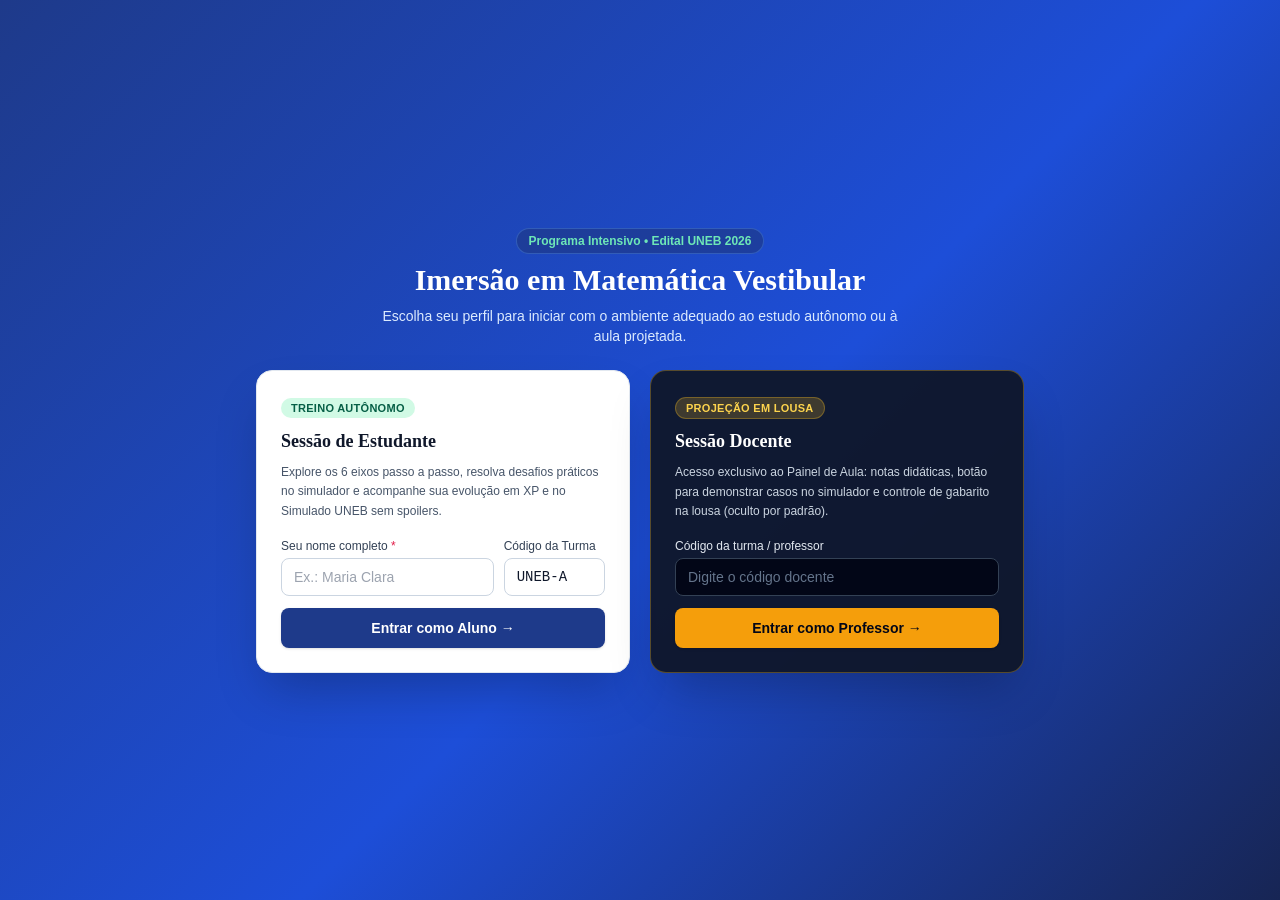
<file: portal_vestibular_uneb_imers_o_matem_tica_em_2_dias.html>
<!DOCTYPE html>
<html lang="pt-BR">
<head>
  <meta charset="UTF-8">
  <meta http-equiv="refresh" content="0; url=index.html">
  <title>Portal Vestibular UNEB | Redirecionando...</title>
</head>
<body style="font-family: sans-serif; padding: 2rem; text-align: center;">
  <h2>Portal Vestibular UNEB 2026</h2>
  <p>O portal foi atualizado para a arquitetura modular. Se não for redirecionado automaticamente, <a href="index.html">clique aqui para abrir o index.html</a>.</p>
</body>
</html>
</file>
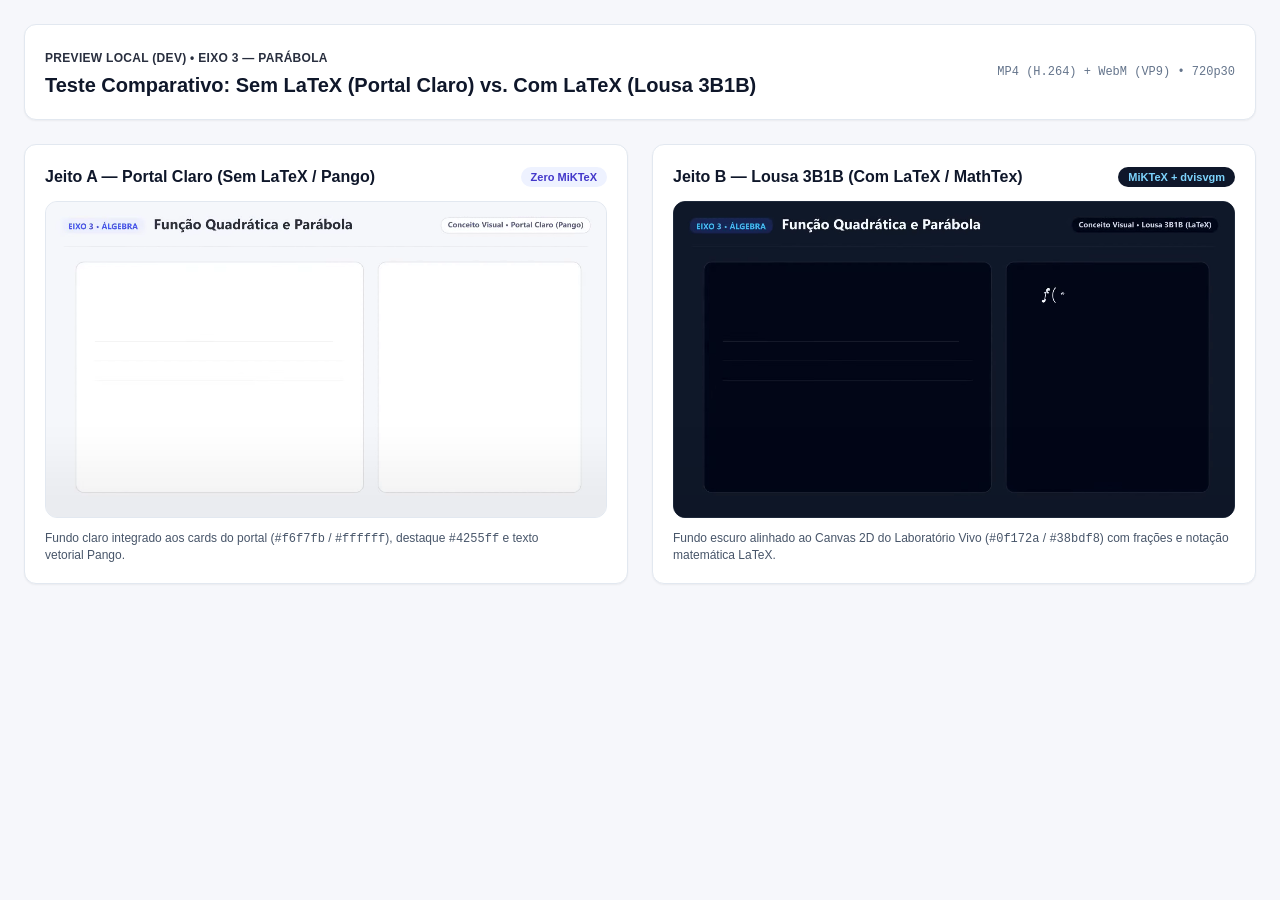
<file: manim_animations/preview.html>
<!DOCTYPE html>
<html lang="pt-BR">
<head>
  <meta charset="UTF-8" />
  <meta name="viewport" content="width=device-width, initial-scale=1.0" />
  <title>Comparativo Visual Manim — Eixo 3 (Parábola)</title>
  <link rel="stylesheet" href="../css/app.css" />
  <link rel="stylesheet" href="../css/custom.css" />
</head>
<body class="bg-slate-50 min-h-screen p-6">
  <main class="max-w-7xl mx-auto space-y-6">
    <header class="bg-white rounded-xl border border-uneb-border p-5 shadow-sm flex flex-wrap items-center justify-between gap-3">
      <div>
        <span class="text-xs font-bold uppercase tracking-wide text-indigo-600">Preview Local (Dev) • Eixo 3 — Parábola</span>
        <h1 class="text-xl font-bold text-slate-900 mt-0.5">Teste Comparativo: Sem LaTeX (Portal Claro) vs. Com LaTeX (Lousa 3B1B)</h1>
      </div>
      <span class="text-xs font-mono text-slate-500">MP4 (H.264) + WebM (VP9) • 720p30</span>
    </header>

    <section class="grid grid-cols-1 lg:grid-cols-2 gap-6">
      <article class="bg-white rounded-xl border border-uneb-border p-5 shadow-sm space-y-3">
        <div class="flex items-center justify-between gap-2">
          <h2 class="font-bold text-base text-slate-900">Jeito A — Portal Claro (Sem LaTeX / Pango)</h2>
          <span class="text-[11px] font-semibold px-2.5 py-0.5 rounded-full bg-indigo-50 text-indigo-700">Zero MiKTeX</span>
        </div>
        <div class="rounded-xl overflow-hidden border border-slate-200 bg-slate-100">
          <video class="w-full h-auto block" autoplay loop muted playsinline controls poster="../assets/posters/eixo3_parabola_portal_claro.jpg">
            <source src="../assets/videos/eixo3_parabola_portal_claro.webm" type="video/webm" />
            <source src="../assets/videos/eixo3_parabola_portal_claro.mp4" type="video/mp4" />
          </video>
        </div>
        <p class="text-xs text-slate-600">Fundo claro integrado aos cards do portal (<code>#f6f7fb</code> / <code>#ffffff</code>), destaque <code>#4255ff</code> e texto vetorial Pango.</p>
      </article>

      <article class="bg-white rounded-xl border border-uneb-border p-5 shadow-sm space-y-3">
        <div class="flex items-center justify-between gap-2">
          <h2 class="font-bold text-base text-slate-900">Jeito B — Lousa 3B1B (Com LaTeX / MathTex)</h2>
          <span class="text-[11px] font-semibold px-2.5 py-0.5 rounded-full bg-slate-900 text-sky-300">MiKTeX + dvisvgm</span>
        </div>
        <div class="rounded-xl overflow-hidden border border-slate-800 bg-slate-950">
          <video class="w-full h-auto block" autoplay loop muted playsinline controls poster="../assets/posters/eixo3_parabola_lousa_latex.jpg">
            <source src="../assets/videos/eixo3_parabola_lousa_latex.webm" type="video/webm" />
            <source src="../assets/videos/eixo3_parabola_lousa_latex.mp4" type="video/mp4" />
          </video>
        </div>
        <p class="text-xs text-slate-600">Fundo escuro alinhado ao Canvas 2D do Laboratório Vivo (<code>#0f172a</code> / <code>#38bdf8</code>) com frações e notação matemática LaTeX.</p>
      </article>
    </section>
  </main>
</body>
</html>
</file>
<file: css/app.css>
*,:after,:before{--tw-border-spacing-x:0;--tw-border-spacing-y:0;--tw-translate-x:0;--tw-translate-y:0;--tw-rotate:0;--tw-skew-x:0;--tw-skew-y:0;--tw-scale-x:1;--tw-scale-y:1;--tw-pan-x: ;--tw-pan-y: ;--tw-pinch-zoom: ;--tw-scroll-snap-strictness:proximity;--tw-gradient-from-position: ;--tw-gradient-via-position: ;--tw-gradient-to-position: ;--tw-ordinal: ;--tw-slashed-zero: ;--tw-numeric-figure: ;--tw-numeric-spacing: ;--tw-numeric-fraction: ;--tw-ring-inset: ;--tw-ring-offset-width:0px;--tw-ring-offset-color:#fff;--tw-ring-color:rgba(59,130,246,.5);--tw-ring-offset-shadow:0 0 #0000;--tw-ring-shadow:0 0 #0000;--tw-shadow:0 0 #0000;--tw-shadow-colored:0 0 #0000;--tw-blur: ;--tw-brightness: ;--tw-contrast: ;--tw-grayscale: ;--tw-hue-rotate: ;--tw-invert: ;--tw-saturate: ;--tw-sepia: ;--tw-drop-shadow: ;--tw-backdrop-blur: ;--tw-backdrop-brightness: ;--tw-backdrop-contrast: ;--tw-backdrop-grayscale: ;--tw-backdrop-hue-rotate: ;--tw-backdrop-invert: ;--tw-backdrop-opacity: ;--tw-backdrop-saturate: ;--tw-backdrop-sepia: ;--tw-contain-size: ;--tw-contain-layout: ;--tw-contain-paint: ;--tw-contain-style: }::backdrop{--tw-border-spacing-x:0;--tw-border-spacing-y:0;--tw-translate-x:0;--tw-translate-y:0;--tw-rotate:0;--tw-skew-x:0;--tw-skew-y:0;--tw-scale-x:1;--tw-scale-y:1;--tw-pan-x: ;--tw-pan-y: ;--tw-pinch-zoom: ;--tw-scroll-snap-strictness:proximity;--tw-gradient-from-position: ;--tw-gradient-via-position: ;--tw-gradient-to-position: ;--tw-ordinal: ;--tw-slashed-zero: ;--tw-numeric-figure: ;--tw-numeric-spacing: ;--tw-numeric-fraction: ;--tw-ring-inset: ;--tw-ring-offset-width:0px;--tw-ring-offset-color:#fff;--tw-ring-color:rgba(59,130,246,.5);--tw-ring-offset-shadow:0 0 #0000;--tw-ring-shadow:0 0 #0000;--tw-shadow:0 0 #0000;--tw-shadow-colored:0 0 #0000;--tw-blur: ;--tw-brightness: ;--tw-contrast: ;--tw-grayscale: ;--tw-hue-rotate: ;--tw-invert: ;--tw-saturate: ;--tw-sepia: ;--tw-drop-shadow: ;--tw-backdrop-blur: ;--tw-backdrop-brightness: ;--tw-backdrop-contrast: ;--tw-backdrop-grayscale: ;--tw-backdrop-hue-rotate: ;--tw-backdrop-invert: ;--tw-backdrop-opacity: ;--tw-backdrop-saturate: ;--tw-backdrop-sepia: ;--tw-contain-size: ;--tw-contain-layout: ;--tw-contain-paint: ;--tw-contain-style: }/*! tailwindcss v3.4.19 | MIT License | https://tailwindcss.com*/*,:after,:before{box-sizing:border-box;border:0 solid #e5e7eb}:after,:before{--tw-content:""}:host,html{line-height:1.5;-webkit-text-size-adjust:100%;-moz-tab-size:4;-o-tab-size:4;tab-size:4;font-family:Inter,sans-serif;font-feature-settings:normal;font-variation-settings:normal;-webkit-tap-highlight-color:transparent}body{margin:0;line-height:inherit}hr{height:0;color:inherit;border-top-width:1px}abbr:where([title]){-webkit-text-decoration:underline dotted;text-decoration:underline dotted}h1,h2,h3,h4,h5,h6{font-size:inherit;font-weight:inherit}a{color:inherit;text-decoration:inherit}b,strong{font-weight:bolder}code,kbd,pre,samp{font-family:ui-monospace,SFMono-Regular,Menlo,Monaco,Consolas,Liberation Mono,Courier New,monospace;font-feature-settings:normal;font-variation-settings:normal;font-size:1em}small{font-size:80%}sub,sup{font-size:75%;line-height:0;position:relative;vertical-align:baseline}sub{bottom:-.25em}sup{top:-.5em}table{text-indent:0;border-color:inherit;border-collapse:collapse}button,input,optgroup,select,textarea{font-family:inherit;font-feature-settings:inherit;font-variation-settings:inherit;font-size:100%;font-weight:inherit;line-height:inherit;letter-spacing:inherit;color:inherit;margin:0;padding:0}button,select{text-transform:none}button,input:where([type=button]),input:where([type=reset]),input:where([type=submit]){-webkit-appearance:button;background-color:transparent;background-image:none}:-moz-focusring{outline:auto}:-moz-ui-invalid{box-shadow:none}progress{vertical-align:baseline}::-webkit-inner-spin-button,::-webkit-outer-spin-button{height:auto}[type=search]{-webkit-appearance:textfield;outline-offset:-2px}::-webkit-search-decoration{-webkit-appearance:none}::-webkit-file-upload-button{-webkit-appearance:button;font:inherit}summary{display:list-item}blockquote,dd,dl,figure,h1,h2,h3,h4,h5,h6,hr,p,pre{margin:0}fieldset{margin:0}fieldset,legend{padding:0}menu,ol,ul{list-style:none;margin:0;padding:0}dialog{padding:0}textarea{resize:vertical}input::-moz-placeholder,textarea::-moz-placeholder{opacity:1;color:#9ca3af}input::placeholder,textarea::placeholder{opacity:1;color:#9ca3af}[role=button],button{cursor:pointer}:disabled{cursor:default}audio,canvas,embed,iframe,img,object,svg,video{display:block;vertical-align:middle}img,video{max-width:100%;height:auto}[hidden]:where(:not([hidden=until-found])){display:none}.\!container{width:100%!important}.container{width:100%}@media (min-width:640px){.\!container{max-width:640px!important}.container{max-width:640px}}@media (min-width:768px){.\!container{max-width:768px!important}.container{max-width:768px}}@media (min-width:1024px){.\!container{max-width:1024px!important}.container{max-width:1024px}}@media (min-width:1280px){.\!container{max-width:1280px!important}.container{max-width:1280px}}@media (min-width:1536px){.\!container{max-width:1536px!important}.container{max-width:1536px}}.sr-only{position:absolute;width:1px;height:1px;padding:0;margin:-1px;overflow:hidden;clip:rect(0,0,0,0);white-space:nowrap;border-width:0}.pointer-events-none{pointer-events:none}.pointer-events-auto{pointer-events:auto}.visible{visibility:visible}.static{position:static}.fixed{position:fixed}.absolute{position:absolute}.relative{position:relative}.-right-8{right:-2rem}.-top-8{top:-2rem}.bottom-0{bottom:0}.bottom-24{bottom:6rem}.left-0{left:0}.left-3{left:.75rem}.right-0{right:0}.right-5{right:1.25rem}.top-2{top:.5rem}.z-10{z-index:10}.z-20{z-index:20}.z-40{z-index:40}.z-50{z-index:50}.mx-auto{margin-left:auto;margin-right:auto}.my-1{margin-top:.25rem;margin-bottom:.25rem}.my-4{margin-top:1rem;margin-bottom:1rem}.mb-1{margin-bottom:.25rem}.mb-1\.5{margin-bottom:.375rem}.mb-2{margin-bottom:.5rem}.mb-2\.5{margin-bottom:.625rem}.mb-3{margin-bottom:.75rem}.mb-4{margin-bottom:1rem}.ml-2{margin-left:.5rem}.ml-auto{margin-left:auto}.mt-0\.5{margin-top:.125rem}.mt-1{margin-top:.25rem}.mt-1\.5{margin-top:.375rem}.mt-2{margin-top:.5rem}.mt-2\.5{margin-top:.625rem}.mt-3{margin-top:.75rem}.mt-4{margin-top:1rem}.mt-5{margin-top:1.25rem}.mt-auto{margin-top:auto}.block{display:block}.inline-block{display:inline-block}.inline{display:inline}.flex{display:flex}.inline-flex{display:inline-flex}.table{display:table}.\!grid{display:grid!important}.grid{display:grid}.hidden{display:none}.aspect-square{aspect-ratio:1/1}.h-0\.5{height:.125rem}.h-1\.5{height:.375rem}.h-10{height:2.5rem}.h-16{height:4rem}.h-2{height:.5rem}.h-2\.5{height:.625rem}.h-3{height:.75rem}.h-4{height:1rem}.h-44{height:11rem}.h-5{height:1.25rem}.h-56{height:14rem}.h-7{height:1.75rem}.h-72{height:18rem}.h-8{height:2rem}.h-80{height:20rem}.h-auto{height:auto}.h-full{height:100%}.max-h-72{max-height:18rem}.min-h-\[44px\]{min-height:44px}.min-h-screen{min-height:100vh}.w-10{width:2.5rem}.w-2{width:.5rem}.w-28{width:7rem}.w-3{width:.75rem}.w-36{width:9rem}.w-4{width:1rem}.w-5{width:1.25rem}.w-7{width:1.75rem}.w-8{width:2rem}.w-80{width:20rem}.w-\[calc\(100\%-2rem\)\]{width:calc(100% - 2rem)}.w-full{width:100%}.min-w-0{min-width:0}.min-w-\[24px\]{min-width:24px}.min-w-\[44px\]{min-width:44px}.min-w-max{min-width:-moz-max-content;min-width:max-content}.max-w-3xl{max-width:48rem}.max-w-7xl{max-width:80rem}.max-w-full{max-width:100%}.max-w-lg{max-width:32rem}.max-w-md{max-width:28rem}.max-w-sm{max-width:24rem}.max-w-xl{max-width:36rem}.max-w-xs{max-width:20rem}.flex-1{flex:1 1 0%}.shrink-0{flex-shrink:0}.translate-y-2{--tw-translate-y:0.5rem}.transform,.translate-y-2{transform:translate(var(--tw-translate-x),var(--tw-translate-y)) rotate(var(--tw-rotate)) skewX(var(--tw-skew-x)) skewY(var(--tw-skew-y)) scaleX(var(--tw-scale-x)) scaleY(var(--tw-scale-y))}@keyframes pulse{50%{opacity:.5}}.animate-pulse{animation:pulse 2s cubic-bezier(.4,0,.6,1) infinite}.cursor-crosshair{cursor:crosshair}.cursor-default{cursor:default}.cursor-pointer{cursor:pointer}.touch-none{touch-action:none}.resize{resize:both}.scroll-mt-48{scroll-margin-top:12rem}.list-inside{list-style-position:inside}.list-disc{list-style-type:disc}.appearance-none{-webkit-appearance:none;-moz-appearance:none;appearance:none}.grid-cols-1{grid-template-columns:repeat(1,minmax(0,1fr))}.grid-cols-2{grid-template-columns:repeat(2,minmax(0,1fr))}.grid-cols-3{grid-template-columns:repeat(3,minmax(0,1fr))}.flex-col{flex-direction:column}.flex-wrap{flex-wrap:wrap}.flex-nowrap{flex-wrap:nowrap}.items-start{align-items:flex-start}.items-end{align-items:flex-end}.items-center{align-items:center}.items-baseline{align-items:baseline}.justify-end{justify-content:flex-end}.justify-center{justify-content:center}.justify-between{justify-content:space-between}.justify-around{justify-content:space-around}.gap-1{gap:.25rem}.gap-1\.5{gap:.375rem}.gap-2{gap:.5rem}.gap-2\.5{gap:.625rem}.gap-3{gap:.75rem}.gap-4{gap:1rem}.gap-5{gap:1.25rem}.gap-6{gap:1.5rem}.gap-8{gap:2rem}.space-y-0\.5>:not([hidden])~:not([hidden]){--tw-space-y-reverse:0;margin-top:calc(.125rem*(1 - var(--tw-space-y-reverse)));margin-bottom:calc(.125rem*var(--tw-space-y-reverse))}.space-y-1>:not([hidden])~:not([hidden]){--tw-space-y-reverse:0;margin-top:calc(.25rem*(1 - var(--tw-space-y-reverse)));margin-bottom:calc(.25rem*var(--tw-space-y-reverse))}.space-y-1\.5>:not([hidden])~:not([hidden]){--tw-space-y-reverse:0;margin-top:calc(.375rem*(1 - var(--tw-space-y-reverse)));margin-bottom:calc(.375rem*var(--tw-space-y-reverse))}.space-y-12>:not([hidden])~:not([hidden]){--tw-space-y-reverse:0;margin-top:calc(3rem*(1 - var(--tw-space-y-reverse)));margin-bottom:calc(3rem*var(--tw-space-y-reverse))}.space-y-2>:not([hidden])~:not([hidden]){--tw-space-y-reverse:0;margin-top:calc(.5rem*(1 - var(--tw-space-y-reverse)));margin-bottom:calc(.5rem*var(--tw-space-y-reverse))}.space-y-2\.5>:not([hidden])~:not([hidden]){--tw-space-y-reverse:0;margin-top:calc(.625rem*(1 - var(--tw-space-y-reverse)));margin-bottom:calc(.625rem*var(--tw-space-y-reverse))}.space-y-3>:not([hidden])~:not([hidden]){--tw-space-y-reverse:0;margin-top:calc(.75rem*(1 - var(--tw-space-y-reverse)));margin-bottom:calc(.75rem*var(--tw-space-y-reverse))}.space-y-4>:not([hidden])~:not([hidden]){--tw-space-y-reverse:0;margin-top:calc(1rem*(1 - var(--tw-space-y-reverse)));margin-bottom:calc(1rem*var(--tw-space-y-reverse))}.space-y-5>:not([hidden])~:not([hidden]){--tw-space-y-reverse:0;margin-top:calc(1.25rem*(1 - var(--tw-space-y-reverse)));margin-bottom:calc(1.25rem*var(--tw-space-y-reverse))}.space-y-6>:not([hidden])~:not([hidden]){--tw-space-y-reverse:0;margin-top:calc(1.5rem*(1 - var(--tw-space-y-reverse)));margin-bottom:calc(1.5rem*var(--tw-space-y-reverse))}.space-y-8>:not([hidden])~:not([hidden]){--tw-space-y-reverse:0;margin-top:calc(2rem*(1 - var(--tw-space-y-reverse)));margin-bottom:calc(2rem*var(--tw-space-y-reverse))}.self-start{align-self:flex-start}.self-center{align-self:center}.overflow-hidden{overflow:hidden}.overflow-x-auto{overflow-x:auto}.truncate{overflow:hidden;text-overflow:ellipsis}.truncate,.whitespace-nowrap{white-space:nowrap}.whitespace-pre-line{white-space:pre-line}.break-words{overflow-wrap:break-word}.rounded{border-radius:.25rem}.rounded-2xl{border-radius:1rem}.rounded-full{border-radius:9999px}.rounded-lg{border-radius:.5rem}.rounded-md{border-radius:.375rem}.rounded-sm{border-radius:.125rem}.rounded-xl{border-radius:.75rem}.rounded-l-lg{border-top-left-radius:.5rem;border-bottom-left-radius:.5rem}.rounded-r-lg{border-top-right-radius:.5rem;border-bottom-right-radius:.5rem}.border{border-width:1px}.border-2{border-width:2px}.border-b{border-bottom-width:1px}.border-b-2{border-bottom-width:2px}.border-b-4{border-bottom-width:4px}.border-l{border-left-width:1px}.border-t{border-top-width:1px}.border-dashed{border-style:dashed}.border-amber-200{--tw-border-opacity:1;border-color:rgb(253 230 138/var(--tw-border-opacity,1))}.border-amber-300{--tw-border-opacity:1;border-color:rgb(252 211 77/var(--tw-border-opacity,1))}.border-amber-300\/40{border-color:rgba(252,211,77,.4)}.border-amber-400\/20{border-color:rgba(251,191,36,.2)}.border-amber-400\/30{border-color:rgba(251,191,36,.3)}.border-amber-500{--tw-border-opacity:1;border-color:rgb(245 158 11/var(--tw-border-opacity,1))}.border-blue-100{--tw-border-opacity:1;border-color:rgb(219 234 254/var(--tw-border-opacity,1))}.border-blue-200{--tw-border-opacity:1;border-color:rgb(191 219 254/var(--tw-border-opacity,1))}.border-blue-400\/30{border-color:rgba(96,165,250,.3)}.border-blue-400\/40{border-color:rgba(96,165,250,.4)}.border-blue-800{--tw-border-opacity:1;border-color:rgb(30 64 175/var(--tw-border-opacity,1))}.border-blue-800\/80{border-color:rgba(30,64,175,.8)}.border-blue-900\/40{border-color:rgba(30,58,138,.4)}.border-blue-900\/60{border-color:rgba(30,58,138,.6)}.border-emerald-200{--tw-border-opacity:1;border-color:rgb(167 243 208/var(--tw-border-opacity,1))}.border-emerald-400{--tw-border-opacity:1;border-color:rgb(52 211 153/var(--tw-border-opacity,1))}.border-emerald-500{--tw-border-opacity:1;border-color:rgb(16 185 129/var(--tw-border-opacity,1))}.border-emerald-600{--tw-border-opacity:1;border-color:rgb(5 150 105/var(--tw-border-opacity,1))}.border-indigo-100{--tw-border-opacity:1;border-color:rgb(224 231 255/var(--tw-border-opacity,1))}.border-indigo-200{--tw-border-opacity:1;border-color:rgb(199 210 254/var(--tw-border-opacity,1))}.border-indigo-500{--tw-border-opacity:1;border-color:rgb(99 102 241/var(--tw-border-opacity,1))}.border-mist{--tw-border-opacity:1;border-color:rgb(217 221 232/var(--tw-border-opacity,1))}.border-rose-200{--tw-border-opacity:1;border-color:rgb(254 205 211/var(--tw-border-opacity,1))}.border-rose-400{--tw-border-opacity:1;border-color:rgb(251 113 133/var(--tw-border-opacity,1))}.border-rose-500{--tw-border-opacity:1;border-color:rgb(244 63 94/var(--tw-border-opacity,1))}.border-sky-200{--tw-border-opacity:1;border-color:rgb(186 230 253/var(--tw-border-opacity,1))}.border-sky-400{--tw-border-opacity:1;border-color:rgb(56 189 248/var(--tw-border-opacity,1))}.border-slate-100{--tw-border-opacity:1;border-color:rgb(241 245 249/var(--tw-border-opacity,1))}.border-slate-200{--tw-border-opacity:1;border-color:rgb(226 232 240/var(--tw-border-opacity,1))}.border-slate-300{--tw-border-opacity:1;border-color:rgb(203 213 225/var(--tw-border-opacity,1))}.border-slate-700{--tw-border-opacity:1;border-color:rgb(51 65 85/var(--tw-border-opacity,1))}.border-slate-800{--tw-border-opacity:1;border-color:rgb(30 41 59/var(--tw-border-opacity,1))}.border-teal-200{--tw-border-opacity:1;border-color:rgb(153 246 228/var(--tw-border-opacity,1))}.border-transparent{border-color:transparent}.border-uneb-accent{--tw-border-opacity:1;border-color:rgb(13 148 136/var(--tw-border-opacity,1))}.border-uneb-border{--tw-border-opacity:1;border-color:rgb(226 232 240/var(--tw-border-opacity,1))}.border-uneb-primary{--tw-border-opacity:1;border-color:rgb(30 58 138/var(--tw-border-opacity,1))}.border-white\/20{border-color:hsla(0,0%,100%,.2)}.border-white\/25{border-color:hsla(0,0%,100%,.25)}.border-b-uneb-primary{--tw-border-opacity:1;border-bottom-color:rgb(30 58 138/var(--tw-border-opacity,1))}.bg-amber-100{--tw-bg-opacity:1;background-color:rgb(254 243 199/var(--tw-bg-opacity,1))}.bg-amber-200{--tw-bg-opacity:1;background-color:rgb(253 230 138/var(--tw-bg-opacity,1))}.bg-amber-400{--tw-bg-opacity:1;background-color:rgb(251 191 36/var(--tw-bg-opacity,1))}.bg-amber-400\/10{background-color:rgba(251,191,36,.1)}.bg-amber-400\/20{background-color:rgba(251,191,36,.2)}.bg-amber-50{--tw-bg-opacity:1;background-color:rgb(255 251 235/var(--tw-bg-opacity,1))}.bg-amber-50\/60{background-color:rgba(255,251,235,.6)}.bg-amber-50\/70{background-color:rgba(255,251,235,.7)}.bg-amber-500{--tw-bg-opacity:1;background-color:rgb(245 158 11/var(--tw-bg-opacity,1))}.bg-amber-600{--tw-bg-opacity:1;background-color:rgb(217 119 6/var(--tw-bg-opacity,1))}.bg-blue-100{--tw-bg-opacity:1;background-color:rgb(219 234 254/var(--tw-bg-opacity,1))}.bg-blue-400{--tw-bg-opacity:1;background-color:rgb(96 165 250/var(--tw-bg-opacity,1))}.bg-blue-50{--tw-bg-opacity:1;background-color:rgb(239 246 255/var(--tw-bg-opacity,1))}.bg-blue-50\/50{background-color:rgba(239,246,255,.5)}.bg-blue-50\/70{background-color:rgba(239,246,255,.7)}.bg-blue-600{--tw-bg-opacity:1;background-color:rgb(37 99 235/var(--tw-bg-opacity,1))}.bg-blue-900\/60{background-color:rgba(30,58,138,.6)}.bg-blue-900\/70{background-color:rgba(30,58,138,.7)}.bg-blue-900\/80{background-color:rgba(30,58,138,.8)}.bg-blue-950\/60{background-color:rgba(23,37,84,.6)}.bg-blue-950\/90{background-color:rgba(23,37,84,.9)}.bg-emerald-100{--tw-bg-opacity:1;background-color:rgb(209 250 229/var(--tw-bg-opacity,1))}.bg-emerald-400{--tw-bg-opacity:1;background-color:rgb(52 211 153/var(--tw-bg-opacity,1))}.bg-emerald-50{--tw-bg-opacity:1;background-color:rgb(236 253 245/var(--tw-bg-opacity,1))}.bg-emerald-50\/40{background-color:rgba(236,253,245,.4)}.bg-emerald-50\/60{background-color:rgba(236,253,245,.6)}.bg-emerald-50\/70{background-color:rgba(236,253,245,.7)}.bg-emerald-500{--tw-bg-opacity:1;background-color:rgb(16 185 129/var(--tw-bg-opacity,1))}.bg-emerald-600{--tw-bg-opacity:1;background-color:rgb(5 150 105/var(--tw-bg-opacity,1))}.bg-indigo-100{--tw-bg-opacity:1;background-color:rgb(224 231 255/var(--tw-bg-opacity,1))}.bg-indigo-50{--tw-bg-opacity:1;background-color:rgb(238 242 255/var(--tw-bg-opacity,1))}.bg-indigo-50\/40{background-color:rgba(238,242,255,.4)}.bg-indigo-50\/70{background-color:rgba(238,242,255,.7)}.bg-indigo-600{--tw-bg-opacity:1;background-color:rgb(79 70 229/var(--tw-bg-opacity,1))}.bg-iris-bolt{--tw-bg-opacity:1;background-color:rgb(66 85 255/var(--tw-bg-opacity,1))}.bg-rose-100{--tw-bg-opacity:1;background-color:rgb(255 228 230/var(--tw-bg-opacity,1))}.bg-rose-50{--tw-bg-opacity:1;background-color:rgb(255 241 242/var(--tw-bg-opacity,1))}.bg-rose-50\/70{background-color:rgba(255,241,242,.7)}.bg-rose-500{--tw-bg-opacity:1;background-color:rgb(244 63 94/var(--tw-bg-opacity,1))}.bg-rose-600{--tw-bg-opacity:1;background-color:rgb(225 29 72/var(--tw-bg-opacity,1))}.bg-sky-50{--tw-bg-opacity:1;background-color:rgb(240 249 255/var(--tw-bg-opacity,1))}.bg-sky-600{--tw-bg-opacity:1;background-color:rgb(2 132 199/var(--tw-bg-opacity,1))}.bg-slate-100{--tw-bg-opacity:1;background-color:rgb(241 245 249/var(--tw-bg-opacity,1))}.bg-slate-100\/80{background-color:rgba(241,245,249,.8)}.bg-slate-200{--tw-bg-opacity:1;background-color:rgb(226 232 240/var(--tw-bg-opacity,1))}.bg-slate-50{--tw-bg-opacity:1;background-color:rgb(248 250 252/var(--tw-bg-opacity,1))}.bg-slate-50\/50{background-color:rgba(248,250,252,.5)}.bg-slate-50\/90{background-color:rgba(248,250,252,.9)}.bg-slate-800{--tw-bg-opacity:1;background-color:rgb(30 41 59/var(--tw-bg-opacity,1))}.bg-slate-900{--tw-bg-opacity:1;background-color:rgb(15 23 42/var(--tw-bg-opacity,1))}.bg-slate-900\/95{background-color:rgba(15,23,42,.95)}.bg-slate-950{--tw-bg-opacity:1;background-color:rgb(2 6 23/var(--tw-bg-opacity,1))}.bg-teal-50{--tw-bg-opacity:1;background-color:rgb(240 253 250/var(--tw-bg-opacity,1))}.bg-teal-600,.bg-uneb-accent{--tw-bg-opacity:1;background-color:rgb(13 148 136/var(--tw-bg-opacity,1))}.bg-uneb-primary{--tw-bg-opacity:1;background-color:rgb(30 58 138/var(--tw-bg-opacity,1))}.bg-uneb-primaryDark{--tw-bg-opacity:1;background-color:rgb(23 37 84/var(--tw-bg-opacity,1))}.bg-white{--tw-bg-opacity:1;background-color:rgb(255 255 255/var(--tw-bg-opacity,1))}.bg-white\/10{background-color:hsla(0,0%,100%,.1)}.bg-white\/15{background-color:hsla(0,0%,100%,.15)}.bg-white\/20{background-color:hsla(0,0%,100%,.2)}.bg-white\/95{background-color:hsla(0,0%,100%,.95)}.bg-gradient-to-br{background-image:linear-gradient(to bottom right,var(--tw-gradient-stops))}.bg-gradient-to-r{background-image:linear-gradient(to right,var(--tw-gradient-stops))}.from-uneb-primary{--tw-gradient-from:#1e3a8a var(--tw-gradient-from-position);--tw-gradient-to:rgba(30,58,138,0) var(--tw-gradient-to-position);--tw-gradient-stops:var(--tw-gradient-from),var(--tw-gradient-to)}.from-uneb-primaryDark{--tw-gradient-from:#172554 var(--tw-gradient-from-position);--tw-gradient-to:rgba(23,37,84,0) var(--tw-gradient-to-position);--tw-gradient-stops:var(--tw-gradient-from),var(--tw-gradient-to)}.via-uneb-primary{--tw-gradient-to:rgba(30,58,138,0) var(--tw-gradient-to-position);--tw-gradient-stops:var(--tw-gradient-from),#1e3a8a var(--tw-gradient-via-position),var(--tw-gradient-to)}.via-uneb-primaryDark{--tw-gradient-to:rgba(23,37,84,0) var(--tw-gradient-to-position);--tw-gradient-stops:var(--tw-gradient-from),#172554 var(--tw-gradient-via-position),var(--tw-gradient-to)}.to-slate-900{--tw-gradient-to:#0f172a var(--tw-gradient-to-position)}.object-contain{-o-object-fit:contain;object-fit:contain}.p-0{padding:0}.p-0\.5{padding:.125rem}.p-1{padding:.25rem}.p-2{padding:.5rem}.p-2\.5{padding:.625rem}.p-3{padding:.75rem}.p-3\.5{padding:.875rem}.p-4{padding:1rem}.p-5{padding:1.25rem}.p-6{padding:1.5rem}.px-1{padding-left:.25rem;padding-right:.25rem}.px-1\.5{padding-left:.375rem;padding-right:.375rem}.px-2{padding-left:.5rem;padding-right:.5rem}.px-2\.5{padding-left:.625rem;padding-right:.625rem}.px-3{padding-left:.75rem;padding-right:.75rem}.px-3\.5{padding-left:.875rem;padding-right:.875rem}.px-4{padding-left:1rem;padding-right:1rem}.px-5{padding-left:1.25rem;padding-right:1.25rem}.px-6{padding-left:1.5rem;padding-right:1.5rem}.py-0\.5{padding-top:.125rem;padding-bottom:.125rem}.py-1{padding-top:.25rem;padding-bottom:.25rem}.py-1\.5{padding-top:.375rem;padding-bottom:.375rem}.py-10{padding-top:2.5rem;padding-bottom:2.5rem}.py-2{padding-top:.5rem;padding-bottom:.5rem}.py-2\.5{padding-top:.625rem;padding-bottom:.625rem}.py-3\.5{padding-top:.875rem;padding-bottom:.875rem}.py-4{padding-top:1rem;padding-bottom:1rem}.py-6{padding-top:1.5rem;padding-bottom:1.5rem}.py-8{padding-top:2rem;padding-bottom:2rem}.pb-2{padding-bottom:.5rem}.pb-20{padding-bottom:5rem}.pb-3{padding-bottom:.75rem}.pl-3{padding-left:.75rem}.pl-9{padding-left:2.25rem}.pr-3{padding-right:.75rem}.pt-1{padding-top:.25rem}.pt-2{padding-top:.5rem}.pt-3{padding-top:.75rem}.pt-4{padding-top:1rem}.text-left{text-align:left}.text-center{text-align:center}.text-right{text-align:right}.font-mono{font-family:ui-monospace,SFMono-Regular,Menlo,Monaco,Consolas,Liberation Mono,Courier New,monospace}.font-sans{font-family:Inter,sans-serif}.font-serif{font-family:Merriweather,serif}.text-2xl{font-size:1.5rem;line-height:2rem}.text-\[10px\]{font-size:10px}.text-\[11px\]{font-size:11px}.text-base{font-size:1rem;line-height:1.5rem}.text-lg{font-size:1.125rem;line-height:1.75rem}.text-sm{font-size:.875rem;line-height:1.25rem}.text-xl{font-size:1.25rem;line-height:1.75rem}.text-xs{font-size:.75rem;line-height:1rem}.font-bold{font-weight:700}.font-medium{font-weight:500}.font-semibold{font-weight:600}.uppercase{text-transform:uppercase}.italic{font-style:italic}.leading-relaxed{line-height:1.625}.leading-snug{line-height:1.375}.leading-tight{line-height:1.25}.tracking-tight{letter-spacing:-.025em}.tracking-wide{letter-spacing:.025em}.tracking-wider{letter-spacing:.05em}.text-amber-200{--tw-text-opacity:1;color:rgb(253 230 138/var(--tw-text-opacity,1))}.text-amber-300{--tw-text-opacity:1;color:rgb(252 211 77/var(--tw-text-opacity,1))}.text-amber-700{--tw-text-opacity:1;color:rgb(180 83 9/var(--tw-text-opacity,1))}.text-amber-800{--tw-text-opacity:1;color:rgb(146 64 14/var(--tw-text-opacity,1))}.text-amber-900{--tw-text-opacity:1;color:rgb(120 53 15/var(--tw-text-opacity,1))}.text-amber-950{--tw-text-opacity:1;color:rgb(69 26 3/var(--tw-text-opacity,1))}.text-blue-100{--tw-text-opacity:1;color:rgb(219 234 254/var(--tw-text-opacity,1))}.text-blue-400{--tw-text-opacity:1;color:rgb(96 165 250/var(--tw-text-opacity,1))}.text-blue-600{--tw-text-opacity:1;color:rgb(37 99 235/var(--tw-text-opacity,1))}.text-blue-700{--tw-text-opacity:1;color:rgb(29 78 216/var(--tw-text-opacity,1))}.text-blue-800{--tw-text-opacity:1;color:rgb(30 64 175/var(--tw-text-opacity,1))}.text-blue-900{--tw-text-opacity:1;color:rgb(30 58 138/var(--tw-text-opacity,1))}.text-blue-950{--tw-text-opacity:1;color:rgb(23 37 84/var(--tw-text-opacity,1))}.text-emerald-300{--tw-text-opacity:1;color:rgb(110 231 183/var(--tw-text-opacity,1))}.text-emerald-400{--tw-text-opacity:1;color:rgb(52 211 153/var(--tw-text-opacity,1))}.text-emerald-600{--tw-text-opacity:1;color:rgb(5 150 105/var(--tw-text-opacity,1))}.text-emerald-700{--tw-text-opacity:1;color:rgb(4 120 87/var(--tw-text-opacity,1))}.text-emerald-800{--tw-text-opacity:1;color:rgb(6 95 70/var(--tw-text-opacity,1))}.text-emerald-900{--tw-text-opacity:1;color:rgb(6 78 59/var(--tw-text-opacity,1))}.text-emerald-950{--tw-text-opacity:1;color:rgb(2 44 34/var(--tw-text-opacity,1))}.text-indigo-700{--tw-text-opacity:1;color:rgb(67 56 202/var(--tw-text-opacity,1))}.text-indigo-800{--tw-text-opacity:1;color:rgb(55 48 163/var(--tw-text-opacity,1))}.text-indigo-900{--tw-text-opacity:1;color:rgb(49 46 129/var(--tw-text-opacity,1))}.text-indigo-950{--tw-text-opacity:1;color:rgb(30 27 75/var(--tw-text-opacity,1))}.text-iris-bolt{--tw-text-opacity:1;color:rgb(66 85 255/var(--tw-text-opacity,1))}.text-purple-700{--tw-text-opacity:1;color:rgb(126 34 206/var(--tw-text-opacity,1))}.text-rose-300{--tw-text-opacity:1;color:rgb(253 164 175/var(--tw-text-opacity,1))}.text-rose-600{--tw-text-opacity:1;color:rgb(225 29 72/var(--tw-text-opacity,1))}.text-rose-700{--tw-text-opacity:1;color:rgb(190 18 60/var(--tw-text-opacity,1))}.text-rose-800{--tw-text-opacity:1;color:rgb(159 18 57/var(--tw-text-opacity,1))}.text-rose-900{--tw-text-opacity:1;color:rgb(136 19 55/var(--tw-text-opacity,1))}.text-rose-950{--tw-text-opacity:1;color:rgb(76 5 25/var(--tw-text-opacity,1))}.text-sky-300{--tw-text-opacity:1;color:rgb(125 211 252/var(--tw-text-opacity,1))}.text-sky-700{--tw-text-opacity:1;color:rgb(3 105 161/var(--tw-text-opacity,1))}.text-sky-800{--tw-text-opacity:1;color:rgb(7 89 133/var(--tw-text-opacity,1))}.text-sky-900{--tw-text-opacity:1;color:rgb(12 74 110/var(--tw-text-opacity,1))}.text-slate-100{--tw-text-opacity:1;color:rgb(241 245 249/var(--tw-text-opacity,1))}.text-slate-200{--tw-text-opacity:1;color:rgb(226 232 240/var(--tw-text-opacity,1))}.text-slate-300{--tw-text-opacity:1;color:rgb(203 213 225/var(--tw-text-opacity,1))}.text-slate-400{--tw-text-opacity:1;color:rgb(148 163 184/var(--tw-text-opacity,1))}.text-slate-500{--tw-text-opacity:1;color:rgb(100 116 139/var(--tw-text-opacity,1))}.text-slate-600{--tw-text-opacity:1;color:rgb(71 85 105/var(--tw-text-opacity,1))}.text-slate-700{--tw-text-opacity:1;color:rgb(51 65 85/var(--tw-text-opacity,1))}.text-slate-800{--tw-text-opacity:1;color:rgb(30 41 59/var(--tw-text-opacity,1))}.text-slate-900{--tw-text-opacity:1;color:rgb(15 23 42/var(--tw-text-opacity,1))}.text-slate-950{--tw-text-opacity:1;color:rgb(2 6 23/var(--tw-text-opacity,1))}.text-teal-300{--tw-text-opacity:1;color:rgb(94 234 212/var(--tw-text-opacity,1))}.text-teal-800{--tw-text-opacity:1;color:rgb(17 94 89/var(--tw-text-opacity,1))}.text-uneb-accent{--tw-text-opacity:1;color:rgb(13 148 136/var(--tw-text-opacity,1))}.text-uneb-primary{--tw-text-opacity:1;color:rgb(30 58 138/var(--tw-text-opacity,1))}.text-white{--tw-text-opacity:1;color:rgb(255 255 255/var(--tw-text-opacity,1))}.underline{text-decoration-line:underline}.underline-offset-2{text-underline-offset:2px}.antialiased{-webkit-font-smoothing:antialiased;-moz-osx-font-smoothing:grayscale}.placeholder-slate-500::-moz-placeholder{--tw-placeholder-opacity:1;color:rgb(100 116 139/var(--tw-placeholder-opacity,1))}.placeholder-slate-500::placeholder{--tw-placeholder-opacity:1;color:rgb(100 116 139/var(--tw-placeholder-opacity,1))}.accent-blue-700{accent-color:#1d4ed8}.accent-emerald-500{accent-color:#10b981}.opacity-0{opacity:0}.opacity-10{opacity:.1}.opacity-60{opacity:.6}.opacity-70{opacity:.7}.shadow{--tw-shadow:0 1px 3px 0 rgba(0,0,0,.1),0 1px 2px -1px rgba(0,0,0,.1);--tw-shadow-colored:0 1px 3px 0 var(--tw-shadow-color),0 1px 2px -1px var(--tw-shadow-color)}.shadow,.shadow-2xl{box-shadow:var(--tw-ring-offset-shadow,0 0 #0000),var(--tw-ring-shadow,0 0 #0000),var(--tw-shadow)}.shadow-2xl{--tw-shadow:0 25px 50px -12px rgba(0,0,0,.25);--tw-shadow-colored:0 25px 50px -12px var(--tw-shadow-color)}.shadow-inner{--tw-shadow:inset 0 2px 4px 0 rgba(0,0,0,.05);--tw-shadow-colored:inset 0 2px 4px 0 var(--tw-shadow-color)}.shadow-inner,.shadow-lg{box-shadow:var(--tw-ring-offset-shadow,0 0 #0000),var(--tw-ring-shadow,0 0 #0000),var(--tw-shadow)}.shadow-lg{--tw-shadow:0 10px 15px -3px rgba(0,0,0,.1),0 4px 6px -4px rgba(0,0,0,.1);--tw-shadow-colored:0 10px 15px -3px var(--tw-shadow-color),0 4px 6px -4px var(--tw-shadow-color)}.shadow-md{--tw-shadow:0 4px 6px -1px rgba(0,0,0,.1),0 2px 4px -2px rgba(0,0,0,.1);--tw-shadow-colored:0 4px 6px -1px var(--tw-shadow-color),0 2px 4px -2px var(--tw-shadow-color)}.shadow-md,.shadow-sm{box-shadow:var(--tw-ring-offset-shadow,0 0 #0000),var(--tw-ring-shadow,0 0 #0000),var(--tw-shadow)}.shadow-sm{--tw-shadow:0 1px 2px 0 rgba(0,0,0,.05);--tw-shadow-colored:0 1px 2px 0 var(--tw-shadow-color)}.shadow-xl{--tw-shadow:0 20px 25px -5px rgba(0,0,0,.1),0 8px 10px -6px rgba(0,0,0,.1);--tw-shadow-colored:0 20px 25px -5px var(--tw-shadow-color),0 8px 10px -6px var(--tw-shadow-color);box-shadow:var(--tw-ring-offset-shadow,0 0 #0000),var(--tw-ring-shadow,0 0 #0000),var(--tw-shadow)}.outline-none{outline:2px solid transparent;outline-offset:2px}.ring-1{--tw-ring-offset-shadow:var(--tw-ring-inset) 0 0 0 var(--tw-ring-offset-width) var(--tw-ring-offset-color);--tw-ring-shadow:var(--tw-ring-inset) 0 0 0 calc(1px + var(--tw-ring-offset-width)) var(--tw-ring-color)}.ring-1,.ring-2{box-shadow:var(--tw-ring-offset-shadow),var(--tw-ring-shadow),var(--tw-shadow,0 0 #0000)}.ring-2{--tw-ring-offset-shadow:var(--tw-ring-inset) 0 0 0 var(--tw-ring-offset-width) var(--tw-ring-offset-color);--tw-ring-shadow:var(--tw-ring-inset) 0 0 0 calc(2px + var(--tw-ring-offset-width)) var(--tw-ring-color)}.ring-inset{--tw-ring-inset:inset}.ring-amber-400{--tw-ring-opacity:1;--tw-ring-color:rgb(251 191 36/var(--tw-ring-opacity,1))}.ring-blue-300{--tw-ring-opacity:1;--tw-ring-color:rgb(147 197 253/var(--tw-ring-opacity,1))}.ring-emerald-200{--tw-ring-opacity:1;--tw-ring-color:rgb(167 243 208/var(--tw-ring-opacity,1))}.ring-emerald-400{--tw-ring-opacity:1;--tw-ring-color:rgb(52 211 153/var(--tw-ring-opacity,1))}.ring-indigo-200{--tw-ring-opacity:1;--tw-ring-color:rgb(199 210 254/var(--tw-ring-opacity,1))}.ring-indigo-300{--tw-ring-opacity:1;--tw-ring-color:rgb(165 180 252/var(--tw-ring-opacity,1))}.ring-indigo-500{--tw-ring-opacity:1;--tw-ring-color:rgb(99 102 241/var(--tw-ring-opacity,1))}.ring-rose-300{--tw-ring-opacity:1;--tw-ring-color:rgb(253 164 175/var(--tw-ring-opacity,1))}.ring-offset-1{--tw-ring-offset-width:1px}.invert{--tw-invert:invert(100%)}.filter,.invert{filter:var(--tw-blur) var(--tw-brightness) var(--tw-contrast) var(--tw-grayscale) var(--tw-hue-rotate) var(--tw-invert) var(--tw-saturate) var(--tw-sepia) var(--tw-drop-shadow)}.backdrop-blur{--tw-backdrop-blur:blur(8px);-webkit-backdrop-filter:var(--tw-backdrop-blur) var(--tw-backdrop-brightness) var(--tw-backdrop-contrast) var(--tw-backdrop-grayscale) var(--tw-backdrop-hue-rotate) var(--tw-backdrop-invert) var(--tw-backdrop-opacity) var(--tw-backdrop-saturate) var(--tw-backdrop-sepia);backdrop-filter:var(--tw-backdrop-blur) var(--tw-backdrop-brightness) var(--tw-backdrop-contrast) var(--tw-backdrop-grayscale) var(--tw-backdrop-hue-rotate) var(--tw-backdrop-invert) var(--tw-backdrop-opacity) var(--tw-backdrop-saturate) var(--tw-backdrop-sepia)}.transition-all{transition-property:all;transition-timing-function:cubic-bezier(.4,0,.2,1);transition-duration:.15s}.transition-colors{transition-property:color,background-color,border-color,text-decoration-color,fill,stroke;transition-timing-function:cubic-bezier(.4,0,.2,1);transition-duration:.15s}.duration-300{transition-duration:.3s}.backdrop\:bg-slate-950\/60::backdrop{background-color:rgba(2,6,23,.6)}.hover\:border-amber-300:hover{--tw-border-opacity:1;border-color:rgb(252 211 77/var(--tw-border-opacity,1))}.hover\:border-blue-400:hover{--tw-border-opacity:1;border-color:rgb(96 165 250/var(--tw-border-opacity,1))}.hover\:border-emerald-500:hover{--tw-border-opacity:1;border-color:rgb(16 185 129/var(--tw-border-opacity,1))}.hover\:border-indigo-300:hover{--tw-border-opacity:1;border-color:rgb(165 180 252/var(--tw-border-opacity,1))}.hover\:border-iris-bolt:hover{--tw-border-opacity:1;border-color:rgb(66 85 255/var(--tw-border-opacity,1))}.hover\:border-sky-300:hover{--tw-border-opacity:1;border-color:rgb(125 211 252/var(--tw-border-opacity,1))}.hover\:border-slate-300:hover{--tw-border-opacity:1;border-color:rgb(203 213 225/var(--tw-border-opacity,1))}.hover\:border-slate-400:hover{--tw-border-opacity:1;border-color:rgb(148 163 184/var(--tw-border-opacity,1))}.hover\:border-teal-300:hover{--tw-border-opacity:1;border-color:rgb(94 234 212/var(--tw-border-opacity,1))}.hover\:border-uneb-primary:hover{--tw-border-opacity:1;border-color:rgb(30 58 138/var(--tw-border-opacity,1))}.hover\:bg-amber-100:hover{--tw-bg-opacity:1;background-color:rgb(254 243 199/var(--tw-bg-opacity,1))}.hover\:bg-amber-200:hover{--tw-bg-opacity:1;background-color:rgb(253 230 138/var(--tw-bg-opacity,1))}.hover\:bg-amber-400:hover{--tw-bg-opacity:1;background-color:rgb(251 191 36/var(--tw-bg-opacity,1))}.hover\:bg-amber-700:hover{--tw-bg-opacity:1;background-color:rgb(180 83 9/var(--tw-bg-opacity,1))}.hover\:bg-blue-100:hover{--tw-bg-opacity:1;background-color:rgb(219 234 254/var(--tw-bg-opacity,1))}.hover\:bg-blue-200:hover{--tw-bg-opacity:1;background-color:rgb(191 219 254/var(--tw-bg-opacity,1))}.hover\:bg-blue-50\/50:hover{background-color:rgba(239,246,255,.5)}.hover\:bg-blue-800:hover{--tw-bg-opacity:1;background-color:rgb(30 64 175/var(--tw-bg-opacity,1))}.hover\:bg-blue-900:hover{--tw-bg-opacity:1;background-color:rgb(30 58 138/var(--tw-bg-opacity,1))}.hover\:bg-blue-900\/50:hover{background-color:rgba(30,58,138,.5)}.hover\:bg-emerald-100:hover{--tw-bg-opacity:1;background-color:rgb(209 250 229/var(--tw-bg-opacity,1))}.hover\:bg-emerald-200:hover{--tw-bg-opacity:1;background-color:rgb(167 243 208/var(--tw-bg-opacity,1))}.hover\:bg-emerald-400:hover{--tw-bg-opacity:1;background-color:rgb(52 211 153/var(--tw-bg-opacity,1))}.hover\:bg-emerald-700:hover{--tw-bg-opacity:1;background-color:rgb(4 120 87/var(--tw-bg-opacity,1))}.hover\:bg-rose-100:hover{--tw-bg-opacity:1;background-color:rgb(255 228 230/var(--tw-bg-opacity,1))}.hover\:bg-rose-50:hover{--tw-bg-opacity:1;background-color:rgb(255 241 242/var(--tw-bg-opacity,1))}.hover\:bg-rose-700:hover{--tw-bg-opacity:1;background-color:rgb(190 18 60/var(--tw-bg-opacity,1))}.hover\:bg-slate-100:hover{--tw-bg-opacity:1;background-color:rgb(241 245 249/var(--tw-bg-opacity,1))}.hover\:bg-slate-200:hover{--tw-bg-opacity:1;background-color:rgb(226 232 240/var(--tw-bg-opacity,1))}.hover\:bg-slate-300:hover{--tw-bg-opacity:1;background-color:rgb(203 213 225/var(--tw-bg-opacity,1))}.hover\:bg-slate-50:hover{--tw-bg-opacity:1;background-color:rgb(248 250 252/var(--tw-bg-opacity,1))}.hover\:bg-slate-800:hover{--tw-bg-opacity:1;background-color:rgb(30 41 59/var(--tw-bg-opacity,1))}.hover\:bg-white\/20:hover{background-color:hsla(0,0%,100%,.2)}.hover\:bg-white\/60:hover{background-color:hsla(0,0%,100%,.6)}.hover\:text-emerald-700:hover{--tw-text-opacity:1;color:rgb(4 120 87/var(--tw-text-opacity,1))}.hover\:text-rose-200:hover{--tw-text-opacity:1;color:rgb(254 205 211/var(--tw-text-opacity,1))}.hover\:text-slate-900:hover{--tw-text-opacity:1;color:rgb(15 23 42/var(--tw-text-opacity,1))}.hover\:text-uneb-primary:hover{--tw-text-opacity:1;color:rgb(30 58 138/var(--tw-text-opacity,1))}.hover\:text-white:hover{--tw-text-opacity:1;color:rgb(255 255 255/var(--tw-text-opacity,1))}.hover\:underline:hover{text-decoration-line:underline}.hover\:shadow:hover{--tw-shadow:0 1px 3px 0 rgba(0,0,0,.1),0 1px 2px -1px rgba(0,0,0,.1);--tw-shadow-colored:0 1px 3px 0 var(--tw-shadow-color),0 1px 2px -1px var(--tw-shadow-color)}.hover\:shadow-lg:hover,.hover\:shadow:hover{box-shadow:var(--tw-ring-offset-shadow,0 0 #0000),var(--tw-ring-shadow,0 0 #0000),var(--tw-shadow)}.hover\:shadow-lg:hover{--tw-shadow:0 10px 15px -3px rgba(0,0,0,.1),0 4px 6px -4px rgba(0,0,0,.1);--tw-shadow-colored:0 10px 15px -3px var(--tw-shadow-color),0 4px 6px -4px var(--tw-shadow-color)}.focus\:not-sr-only:focus{position:static;width:auto;height:auto;padding:0;margin:0;overflow:visible;clip:auto;white-space:normal}.focus\:fixed:focus{position:fixed}.focus\:left-2:focus{left:.5rem}.focus\:top-2:focus{top:.5rem}.focus\:z-50:focus{z-index:50}.focus\:rounded-md:focus{border-radius:.375rem}.focus\:border-uneb-primary:focus{--tw-border-opacity:1;border-color:rgb(30 58 138/var(--tw-border-opacity,1))}.focus\:bg-white:focus{--tw-bg-opacity:1;background-color:rgb(255 255 255/var(--tw-bg-opacity,1))}.focus\:px-4:focus{padding-left:1rem;padding-right:1rem}.focus\:py-2:focus{padding-top:.5rem;padding-bottom:.5rem}.focus\:font-semibold:focus{font-weight:600}.focus\:text-uneb-primary:focus{--tw-text-opacity:1;color:rgb(30 58 138/var(--tw-text-opacity,1))}.focus\:shadow-lg:focus{--tw-shadow:0 10px 15px -3px rgba(0,0,0,.1),0 4px 6px -4px rgba(0,0,0,.1);--tw-shadow-colored:0 10px 15px -3px var(--tw-shadow-color),0 4px 6px -4px var(--tw-shadow-color);box-shadow:var(--tw-ring-offset-shadow,0 0 #0000),var(--tw-ring-shadow,0 0 #0000),var(--tw-shadow)}.focus\:outline-none:focus{outline:2px solid transparent;outline-offset:2px}.focus\:ring-2:focus{--tw-ring-offset-shadow:var(--tw-ring-inset) 0 0 0 var(--tw-ring-offset-width) var(--tw-ring-offset-color);--tw-ring-shadow:var(--tw-ring-inset) 0 0 0 calc(2px + var(--tw-ring-offset-width)) var(--tw-ring-color);box-shadow:var(--tw-ring-offset-shadow),var(--tw-ring-shadow),var(--tw-shadow,0 0 #0000)}.focus\:ring-amber-400:focus{--tw-ring-opacity:1;--tw-ring-color:rgb(251 191 36/var(--tw-ring-opacity,1))}.focus\:ring-uneb-primary:focus{--tw-ring-opacity:1;--tw-ring-color:rgb(30 58 138/var(--tw-ring-opacity,1))}.disabled\:cursor-not-allowed:disabled{cursor:not-allowed}.disabled\:opacity-40:disabled{opacity:.4}.disabled\:opacity-60:disabled{opacity:.6}.group:hover .group-hover\:text-iris-bolt{--tw-text-opacity:1;color:rgb(66 85 255/var(--tw-text-opacity,1))}@media (min-width:640px){.sm\:col-span-2{grid-column:span 2/span 2}.sm\:h-48{height:12rem}.sm\:h-64{height:16rem}.sm\:h-80{height:20rem}.sm\:w-auto{width:auto}.sm\:max-w-sm{max-width:24rem}.sm\:scroll-mt-40{scroll-margin-top:10rem}.sm\:grid-cols-2{grid-template-columns:repeat(2,minmax(0,1fr))}.sm\:grid-cols-3{grid-template-columns:repeat(3,minmax(0,1fr))}.sm\:grid-cols-4{grid-template-columns:repeat(4,minmax(0,1fr))}.sm\:flex-row{flex-direction:row}.sm\:items-center{align-items:center}.sm\:gap-2{gap:.5rem}.sm\:gap-3{gap:.75rem}.sm\:self-auto{align-self:auto}.sm\:rounded-full{border-radius:9999px}.sm\:p-4{padding:1rem}.sm\:p-5{padding:1.25rem}.sm\:p-6{padding:1.5rem}.sm\:p-7{padding:1.75rem}.sm\:p-8{padding:2rem}.sm\:px-4{padding-left:1rem;padding-right:1rem}.sm\:px-6{padding-left:1.5rem;padding-right:1.5rem}.sm\:text-left{text-align:left}.sm\:text-2xl{font-size:1.5rem;line-height:2rem}.sm\:text-3xl{font-size:1.875rem;line-height:2.25rem}.sm\:text-base{font-size:1rem;line-height:1.5rem}.sm\:text-lg{font-size:1.125rem;line-height:1.75rem}.sm\:text-sm{font-size:.875rem;line-height:1.25rem}.sm\:text-xl{font-size:1.25rem;line-height:1.75rem}}@media (min-width:768px){.md\:w-auto{width:auto}.md\:max-w-xs{max-width:20rem}.md\:grid-cols-2{grid-template-columns:repeat(2,minmax(0,1fr))}.md\:flex-row{flex-direction:row}.md\:items-center{align-items:center}}@media (min-width:1024px){.lg\:sticky{position:sticky}.lg\:bottom-5{bottom:1.25rem}.lg\:top-0{top:0}.lg\:top-\[68px\]{top:68px}.lg\:col-span-5{grid-column:span 5/span 5}.lg\:col-span-6{grid-column:span 6/span 6}.lg\:col-span-7{grid-column:span 7/span 7}.lg\:block{display:block}.lg\:flex{display:flex}.lg\:hidden{display:none}.lg\:min-h-0{min-height:0}.lg\:w-auto{width:auto}.lg\:grid-cols-1{grid-template-columns:repeat(1,minmax(0,1fr))}.lg\:grid-cols-12{grid-template-columns:repeat(12,minmax(0,1fr))}.lg\:grid-cols-2{grid-template-columns:repeat(2,minmax(0,1fr))}.lg\:grid-cols-3{grid-template-columns:repeat(3,minmax(0,1fr))}.lg\:flex-row{flex-direction:row}.lg\:items-center{align-items:center}.lg\:self-auto{align-self:auto}.lg\:rounded-none{border-radius:0}.lg\:border-none{border-style:none}.lg\:bg-transparent{background-color:transparent}.lg\:p-0{padding:0}.lg\:px-8{padding-left:2rem;padding-right:2rem}.lg\:pb-8{padding-bottom:2rem}}
</file>
<file: css/custom.css>
/* ==========================================================================
   PORTAL VESTIBULAR UNEB — IDENTIDADE VISUAL E TOKENS QUIZLET
   Milestone 1: Tokens Base, Tipografia Inter, Geometria e Superfícies
   ========================================================================== */

:root {
  /* Alvo de toque acessível WCAG 2.5.5 / 2.5.8 */
  --target-size: 24px;

  /* Superfícies Quizlet */
  --surface-page-canvas: #f6f7fb;       /* Fundo global da aplicação */
  --surface-card-surface: #ffffff;      /* Cards padrão, alternativas e modais */
  --surface-tinted-highlight: #edefff;  /* Cards em destaque, banners suaves e hover */
  --surface-card-subtle: #f8fafc;       /* Superfícies secundárias de controles */

  /* Bordas e Divisores */
  --color-mist-border: #d9dde8;         /* Borda padrão Quizlet (mist) */
  --color-mist-border-subtle: #eaedf4;  /* Borda suave para divisores internos */

  /* Tipografia e Textos */
  --color-text-primary: #282e3e;        /* Texto principal escuro de alto contraste */
  --color-text-secondary: #586380;      /* Texto de apoio, subtítulos e legendas */
  --color-text-muted: #939bb4;          /* Textos desabilitados e placeholders */

  /* Cores de Acento Quizlet */
  --color-iris-bolt: #4255ff;           /* Iris Bolt: cor de destaque primária Quizlet */
  --color-iris-bolt-hover: #3644db;     /* Hover do botão primário e seleções */
  --color-iris-bolt-active: #2b36b8;    /* Estado ativo/pressionado */
  --color-iris-glow: rgba(66, 85, 255, 0.15); /* Halo de foco e destaque */

  /* Geometria e Raios de Arredondamento */
  --radius-pill: 200px;                 /* Botões pílula, chips e badges */
  --radius-card: 8px;                   /* Cards de conteúdo, inputs e alternativas */
  --radius-feature-card: 24px;          /* Cards protagonistas do Hub e destaques */

  /* Sombras Suaves Quizlet */
  --shadow-quizlet-sm: 0 2px 8px rgba(40, 46, 62, 0.06);
  --shadow-quizlet: 0 4px 16px rgba(40, 46, 62, 0.1);
  --shadow-quizlet-lg: 0 8px 24px rgba(40, 46, 62, 0.15);

  /* Famílias Tipográficas */
  --font-ui: 'Inter', -apple-system, BlinkMacSystemFont, 'Segoe UI', Roboto, Helvetica, Arial, sans-serif;
  --font-math: 'Merriweather', serif;

  /* Cores Semânticas Exclusivas (Feedback de Respostas e Controles Docentes) */
  --color-semantic-success: #10b981;    /* Acertos e conclusões de módulos */
  --color-semantic-success-bg: #ecfdf5; /* Fundo suave de feedback positivo */
  --color-semantic-success-border: #a7f3d0;
  --color-semantic-danger: #ef4444;     /* Erros e alertas críticos */
  --color-semantic-danger-bg: #fef2f2;  /* Fundo suave de erro */
  --color-semantic-danger-border: #fecaca;
  --color-semantic-warning: #f59e0b;    /* Questões anuladas e modo lousa/preview docente */
  --color-semantic-warning-bg: #fffbeb; /* Fundo suave de aviso */
  --color-semantic-warning-border: #fde68a;
}

@media (pointer: coarse) {
  :root {
    --target-size: 44px;
  }
}

/* ==========================================================================
   TIPOGRAFIA & HIERARQUIA GLOBAL (INTER PARA UI / MERRIWEATHER PARA FÓRMULAS)
   ========================================================================== */

body {
  font-family: var(--font-ui);
  color: var(--color-text-primary);
  background-color: var(--surface-page-canvas);
  overflow-wrap: anywhere;
}

body.bg-slate-50 {
  background-color: var(--surface-page-canvas);
}

:where(h1, h2, h3, h4, h5, h6) {
  font-family: var(--font-ui);
  color: var(--color-text-primary);
  text-wrap: balance;
}

/* Normalização de cabeçalhos com classe legada font-serif para a sans-serif geométrica Quizlet */
:where(h1.font-serif, h2.font-serif, h3.font-serif, h4.font-serif, h5.font-serif, h6.font-serif) {
  font-family: var(--font-ui);
}

/* Contraste branco explícito para títulos sobre fundos institucionais azuis */
.bg-uneb-primary h1,
.bg-uneb-primary h2,
.bg-uneb-primary h3,
.bg-uneb-primary :where(h1, h2, h3, h4, h5, h6),
.bg-uneb-primaryDark :where(h1, h2, h3, h4, h5, h6),
#session-gate .gate-hero-title,
#view-quiz .quiz-hero-banner :where(h1, h2, h3),
#view-quiz .banner :where(h1, h2, h3) {
  color: #ffffff;
}

p, li {
  text-wrap: pretty;
}

/* FÓRMULAS E SÍMBOLOS MATEMÁTICOS — ESTRITAMENTE PRESERVADOS */
.math-font {
  font-family: var(--font-math) !important;
  font-style: italic;
}

img, video {
  max-inline-size: 100%;
  block-size: auto;
}

/* ==========================================================================
   ELEMENTOS MATEMÁTICOS & CANVASES — ZERO REGRESSÃO
   ========================================================================== */

canvas {
  image-rendering: auto;
}

/* ==========================================================================
   ACESSIBILIDADE & FOCO INTERATIVO (WCAG 2.5.5 / 2.5.8)
   ========================================================================== */

:where(button, select, input:not([type="checkbox"], [type="radio"], [type="range"]), [role="button"]) {
  min-block-size: var(--target-size);
  min-inline-size: var(--target-size);
}

:where(a:any-link, button, input, select, [role="button"]):focus-visible {
  outline: 2px solid var(--color-iris-bolt);
  outline-offset: 2px;
}

/* ==========================================================================
   CLASSES UTILITÁRIAS BASE DO DESIGN QUIZLET
   ========================================================================== */

/* Botões em formato Pílula */
.btn-pill {
  display: inline-flex;
  align-items: center;
  justify-content: center;
  gap: 0.5rem;
  border-radius: var(--radius-pill);
  padding: 0.625rem 1.25rem;
  font-family: var(--font-ui);
  font-size: 0.875rem;
  font-weight: 600;
  line-height: 1.25;
  text-align: center;
  text-decoration: none;
  cursor: pointer;
  border: 1px solid transparent;
  min-height: var(--target-size);
  transition: background-color 0.15s ease, border-color 0.15s ease, color 0.15s ease, box-shadow 0.15s ease, transform 0.1s ease;
  user-select: none;
  -webkit-tap-highlight-color: transparent;
}

.btn-pill:active {
  transform: scale(0.98);
}

.btn-pill:disabled,
.btn-pill[aria-disabled="true"] {
  opacity: 0.6;
  cursor: not-allowed;
  transform: none;
  pointer-events: none;
}

/* Botão Pílula Primário Quizlet (Iris Bolt) */
.btn-pill-primary {
  background-color: var(--color-iris-bolt);
  color: #ffffff;
  border-color: var(--color-iris-bolt);
  box-shadow: 0 2px 4px rgba(66, 85, 255, 0.2);
}

.btn-pill-primary:hover:not(:disabled) {
  background-color: var(--color-iris-bolt-hover);
  border-color: var(--color-iris-bolt-hover);
  color: #ffffff;
}

.btn-pill-primary:active:not(:disabled) {
  background-color: var(--color-iris-bolt-active);
  border-color: var(--color-iris-bolt-active);
}

/* Botão Pílula Secundário / Branco */
.btn-pill-secondary {
  background-color: var(--surface-card-surface);
  color: var(--color-text-primary);
  border-color: var(--color-mist-border);
}

.btn-pill-secondary:hover:not(:disabled) {
  background-color: var(--surface-tinted-highlight);
  border-color: var(--color-iris-bolt);
  color: var(--color-iris-bolt);
}

/* Botão Pílula Contorno (Outline) */
.btn-pill-outline {
  background-color: transparent;
  color: var(--color-iris-bolt);
  border-color: var(--color-iris-bolt);
}

.btn-pill-outline:hover:not(:disabled) {
  background-color: var(--surface-tinted-highlight);
  color: var(--color-iris-bolt-hover);
}

/* Cards Padrão Quizlet (border-radius: 8px) */
.card-quizlet {
  background-color: var(--surface-card-surface);
  border: 1px solid var(--color-mist-border);
  border-radius: var(--radius-card);
  box-shadow: var(--shadow-quizlet);
  color: var(--color-text-primary);
  transition: box-shadow 0.2s ease, border-color 0.2s ease;
}

.card-quizlet-interactive:hover {
  border-color: var(--color-iris-bolt);
  box-shadow: var(--shadow-quizlet-lg);
}

/* Cards de Destaque / Protagonistas Quizlet (border-radius: 24px) */
.card-feature-quizlet {
  background-color: var(--surface-card-surface);
  border: 1px solid var(--color-mist-border);
  border-radius: var(--radius-feature-card);
  box-shadow: var(--shadow-quizlet);
  color: var(--color-text-primary);
  transition: box-shadow 0.2s ease, border-color 0.2s ease;
}

.card-feature-quizlet-highlight {
  background-color: var(--surface-tinted-highlight);
  border: 1px solid rgba(66, 85, 255, 0.25);
  border-radius: var(--radius-feature-card);
  box-shadow: var(--shadow-quizlet);
  color: var(--color-text-primary);
}

/* Badges e Chips Quizlet (border-radius: 200px) */
.badge-quizlet {
  display: inline-flex;
  align-items: center;
  gap: 0.375rem;
  border-radius: var(--radius-pill);
  padding: 0.25rem 0.75rem;
  font-family: var(--font-ui);
  font-size: 0.75rem;
  font-weight: 600;
  line-height: 1;
  background-color: var(--surface-tinted-highlight);
  color: var(--color-iris-bolt);
  border: 1px solid rgba(66, 85, 255, 0.2);
}

/* ==========================================================================
   ISOLAMENTO SEMÂNTICO (VERDE, VERMELHO, ÂMBAR EXCLUSIVOS DE FEEDBACK E DOCENTE)
   ========================================================================== */

.badge-semantic-success {
  display: inline-flex;
  align-items: center;
  gap: 0.375rem;
  border-radius: var(--radius-pill);
  padding: 0.25rem 0.75rem;
  font-family: var(--font-ui);
  font-size: 0.75rem;
  font-weight: 600;
  line-height: 1;
  background-color: var(--color-semantic-success-bg);
  color: #065f46;
  border: 1px solid var(--color-semantic-success-border);
}

.badge-semantic-danger {
  display: inline-flex;
  align-items: center;
  gap: 0.375rem;
  border-radius: var(--radius-pill);
  padding: 0.25rem 0.75rem;
  font-family: var(--font-ui);
  font-size: 0.75rem;
  font-weight: 600;
  line-height: 1;
  background-color: var(--color-semantic-danger-bg);
  color: #991b1b;
  border: 1px solid var(--color-semantic-danger-border);
}

.badge-semantic-warning {
  display: inline-flex;
  align-items: center;
  gap: 0.375rem;
  border-radius: var(--radius-pill);
  padding: 0.25rem 0.75rem;
  font-family: var(--font-ui);
  font-size: 0.75rem;
  font-weight: 600;
  line-height: 1;
  background-color: var(--color-semantic-warning-bg);
  color: #92400e;
  border: 1px solid var(--color-semantic-warning-border);
}

.feedback-success {
  background-color: var(--color-semantic-success-bg) !important;
  border-color: var(--color-semantic-success) !important;
  color: #065f46 !important;
}

.feedback-danger {
  background-color: var(--color-semantic-danger-bg) !important;
  border-color: var(--color-semantic-danger) !important;
  color: #991b1b !important;
}

.feedback-warning {
  background-color: var(--color-semantic-warning-bg) !important;
  border-color: var(--color-semantic-warning) !important;
  color: #92400e !important;
}

/* ==========================================================================
   BARRAS DE PROGRESSO NATIVAS & QUIZLET
   ========================================================================== */

/* Barra de progresso nativa original preservada */
progress#metric-progress-bar {
  appearance: none;
  border: 0 solid;
  overflow: clip;
  border-radius: 1e5px;
  background: #334155;
  box-shadow: inset 0 1px 2px rgb(0 0 0 / 0.25);
}

progress#metric-progress-bar::-webkit-progress-bar {
  background: transparent;
}

progress#metric-progress-bar::-webkit-progress-value {
  background: #34d399;
  border-radius: 1e5px;
  transition: inline-size 0.3s ease;
}

progress#metric-progress-bar::-moz-progress-bar {
  background: #34d399;
  border-radius: 1e5px;
}

/* Barra de progresso Quizlet para o Hub (Milestone 2) */
progress.progress-quizlet,
progress#hub-metric-progress-bar {
  appearance: none;
  border: 0;
  overflow: clip;
  border-radius: var(--radius-pill);
  background: var(--color-mist-border);
  height: 8px;
}

progress.progress-quizlet::-webkit-progress-bar,
progress#hub-metric-progress-bar::-webkit-progress-bar {
  background: var(--color-mist-border);
  border-radius: var(--radius-pill);
}

progress.progress-quizlet::-webkit-progress-value,
progress#hub-metric-progress-bar::-webkit-progress-value {
  background: var(--color-iris-bolt);
  border-radius: var(--radius-pill);
  transition: width 0.3s ease;
}

progress.progress-quizlet::-moz-progress-bar,
progress#hub-metric-progress-bar::-moz-progress-bar {
  background: var(--color-iris-bolt);
  border-radius: var(--radius-pill);
}

/* ==========================================================================
   MODAIS, DIÁLOGOS & COMPENSAÇÃO DE SAFE AREA
   ========================================================================== */

dialog:modal {
  overscroll-behavior: contain;
  margin: auto;
}

dialog::backdrop {
  overflow: hidden;
  overscroll-behavior: contain;
  background: rgb(15 23 42 / 0.6);
}

/* Degradê azul institucional luminoso para portais de entrada e banner do Simulado */
#session-gate {
  background: linear-gradient(135deg, #1e3a8a 0%, #1d4ed8 55%, #172554 100%);
}

#view-quiz .quiz-hero-banner {
  background: linear-gradient(120deg, #1e3a8a 0%, #1d4ed8 58%, #1e40af 100%);
}

/* Barra e campo de busca rápida nas trilhas de Aulas (Mobile-first, sem overflow em 375px) */
.aulas-filter-wrap {
  width: 100%;
  max-width: 100%;
  box-sizing: border-box;
}

.aulas-filter-field {
  position: relative;
  width: 100%;
  max-width: 34rem;
}

.aulas-quick-filter-icon {
  position: absolute;
  left: 0.75rem;
  top: 0;
  bottom: 0;
  margin: auto 0;
  width: 1rem;
  height: 1rem;
  color: var(--color-text-secondary);
  pointer-events: none;
}

.aulas-quick-filter-input {
  width: 100%;
  max-width: 100%;
  min-block-size: 40px;
  padding: 0.5rem 0.75rem 0.5rem 2.35rem;
  border: 1px solid var(--color-mist-border);
  border-radius: var(--radius-card);
  background-color: var(--surface-card-surface);
  color: var(--color-text-primary);
  font-family: var(--font-ui);
  font-size: 0.875rem;
  line-height: 1.25rem;
  box-shadow: var(--shadow-quizlet-sm);
  box-sizing: border-box;
  transition: border-color 0.15s ease, box-shadow 0.15s ease;
}

.aulas-quick-filter-input::placeholder {
  color: var(--color-text-secondary);
  opacity: 0.9;
}

.aulas-quick-filter-input:focus {
  outline: none;
  border-color: var(--color-iris-bolt);
  box-shadow: 0 0 0 3px var(--color-iris-glow);
}

[data-axis-chip]:not(.hidden) {
  display: inline-flex;
  align-items: center;
  gap: 0.5rem;
}

.hover\:bg-blue-50:hover {
  background-color: #eff6ff;
}

/* Utilitário para evitar sobreposição na barra inferior fixa mobile */
.pb-safe-bottom-nav {
  padding-bottom: calc(4.5rem + env(safe-area-inset-bottom, 0px));
}

/* ==========================================================================
   HEADER UNIFICADO LEVE (ESTILO QUIZLET CLARO — DESKTOP + TABLET + MOBILE)
   ========================================================================== */

.site-header {
  background-color: rgba(255, 255, 255, 0.96);
  backdrop-filter: blur(8px);
  border-bottom: 1px solid var(--color-mist-border-subtle);
  color: var(--color-text-primary);
}

.site-header-inner {
  position: relative;
  padding-top: 0.5rem;
  padding-bottom: 0.5rem;
}

.site-header-inner:has(#teacher-header-panel.hidden) {
  flex-wrap: nowrap;
}

.site-brand-emblem {
  width: 2.25rem;
  height: 2.25rem;
  flex: 0 0 2.25rem;
  border-radius: 0.625rem;
  background: linear-gradient(135deg, #1e3a8a 0%, #4255ff 100%);
  color: #ffffff;
  display: inline-flex;
  align-items: center;
  justify-content: center;
  box-shadow: 0 2px 8px rgba(66, 85, 255, 0.22);
}

.site-brand-copy {
  display: flex;
  flex-direction: column;
}

.site-brand .site-brand-title {
  margin: 0;
  font-family: var(--font-ui);
  font-size: 0.9375rem;
  font-weight: 700;
  line-height: 1.15;
  letter-spacing: -0.015em;
  color: var(--color-text-primary);
  white-space: nowrap;
}

.site-brand-sub {
  font-size: 0.6875rem;
  font-weight: 600;
  line-height: 1.2;
  color: var(--color-text-secondary);
}

.site-desktop-nav .view-tab-btn {
  display: inline-flex;
  align-items: center;
  gap: 0.4375rem;
  min-block-size: 36px;
  padding: 0.4375rem 0.75rem;
  border-radius: var(--radius-pill);
  border: 0;
  background-color: transparent;
  color: var(--color-text-secondary);
  font-family: var(--font-ui);
  font-size: 0.8125rem;
  font-weight: 600;
  line-height: 1.15;
  white-space: nowrap;
  cursor: pointer;
  transition: background-color 0.15s ease, color 0.15s ease;
}

.site-desktop-nav .view-tab-btn:hover {
  background-color: #f1f5f9;
  color: var(--color-text-primary);
}

.site-desktop-nav .view-tab-btn[aria-current="page"] {
  background-color: var(--surface-tinted-highlight);
  color: var(--color-iris-bolt-active);
  font-weight: 700;
}

.nav-quiz-badge {
  font-size: 0.6875rem;
  font-weight: 700;
  padding: 0.125rem 0.4375rem;
  border-radius: 9999px;
  background-color: #f1f5f9;
  color: var(--color-text-secondary);
}

.site-desktop-nav .view-tab-btn[aria-current="page"] .nav-quiz-badge {
  background-color: #ffffff;
  color: var(--color-iris-bolt-active);
}

.header-action-pill {
  display: inline-flex;
  align-items: center;
  justify-content: center;
  gap: 0.375rem;
  min-block-size: max(36px, var(--target-size));
  padding: 0.375rem 0.75rem;
  border-radius: var(--radius-pill);
  font-family: var(--font-ui);
  font-size: 0.75rem;
  font-weight: 600;
  line-height: 1.15;
  white-space: nowrap;
  cursor: pointer;
  transition: background-color 0.15s ease, border-color 0.15s ease, color 0.15s ease;
}

.header-action-outline {
  background-color: #ffffff;
  border: 1px solid var(--color-mist-border);
  color: var(--color-text-primary);
}

.header-action-outline:hover {
  border-color: var(--color-iris-bolt);
  background-color: var(--surface-tinted-highlight);
  color: var(--color-iris-bolt-active);
}

.header-profile-chip {
  display: inline-flex;
  align-items: center;
  gap: 0.375rem;
  min-width: 0;
  max-width: 100%;
  min-block-size: max(36px, var(--target-size));
  padding: 0.25rem 0.5rem 0.25rem 0.3125rem;
  border-radius: var(--radius-pill);
  background-color: var(--surface-card-subtle);
  border: 1px solid var(--color-mist-border);
  color: var(--color-text-primary);
  font-family: var(--font-ui);
  font-size: 0.75rem;
  font-weight: 600;
  white-space: nowrap;
  cursor: pointer;
  transition: background-color 0.15s ease, border-color 0.15s ease;
}

.header-profile-chip:hover,
.header-profile-chip[aria-expanded="true"] {
  background-color: var(--surface-tinted-highlight);
  border-color: #c7d2fe;
}

.header-avatar-dot {
  width: 1.5rem;
  height: 1.5rem;
  border-radius: 9999px;
  background-color: var(--surface-tinted-highlight);
  color: var(--color-iris-bolt);
  display: inline-flex;
  align-items: center;
  justify-content: center;
  flex-shrink: 0;
}

.header-profile-name {
  max-width: 4.75rem;
  overflow: hidden;
  text-overflow: ellipsis;
  white-space: nowrap;
}

.header-xp-chip {
  display: none;
  padding: 0.125rem 0.4375rem;
  border-radius: 9999px;
  background-color: var(--surface-tinted-highlight);
  color: var(--color-iris-bolt-active);
  font-size: 0.6875rem;
  font-weight: 700;
  white-space: nowrap;
}

.header-icon-sm {
  width: 0.875rem;
  height: 0.875rem;
  flex-shrink: 0;
  display: block;
}

.header-icon-md {
  width: 1rem;
  height: 1rem;
  flex-shrink: 0;
  display: block;
}

.header-chevron {
  color: var(--color-text-secondary);
}

/* Barra Docente */
.teacher-header-bar:not(.hidden) {
  display: flex;
  align-items: center;
  width: 100%;
  padding-top: 0.4375rem;
  margin-top: 0.125rem;
  border-top: 1px solid var(--color-mist-border-subtle);
}

.teacher-primary-pills {
  display: flex;
  align-items: center;
  gap: 0.5rem;
  flex-wrap: nowrap;
  width: 100%;
}

.teacher-more-wrap {
  position: absolute;
  top: 0.5625rem;
  right: 1rem;
}

.teacher-more-trigger {
  padding: 0.25rem 0.6875rem;
}

.teacher-pill-btn {
  display: inline-flex;
  align-items: center;
  justify-content: center;
  gap: 0.375rem;
  min-block-size: max(34px, var(--target-size));
  padding: 0.375rem 0.75rem;
  border-radius: var(--radius-pill);
  font-family: var(--font-ui);
  font-size: 0.75rem;
  line-height: 1.15;
  white-space: nowrap;
  cursor: pointer;
  border: 1px solid transparent;
  transition: background-color 0.15s ease, border-color 0.15s ease, color 0.15s ease;
}

.teacher-pill-primary {
  background-color: var(--surface-tinted-highlight);
  border-color: #d4daff;
  color: var(--color-iris-bolt-active);
  font-weight: 700;
}

.teacher-pill-primary:hover {
  background-color: #e0e4ff;
}

.teacher-pill-primary[aria-current="page"] {
  background-color: var(--color-iris-bolt);
  border-color: var(--color-iris-bolt);
  color: #ffffff;
}

.teacher-toggle-btn {
  background-color: #f1f5f9;
  border-color: var(--color-mist-border);
  color: var(--color-text-primary);
  font-weight: 600;
}

.teacher-toggle-btn:hover {
  background-color: #e6ebf4;
}

.teacher-toggle-btn.is-answers-visible {
  background-color: var(--color-semantic-success-bg);
  border-color: var(--color-semantic-success-border);
  color: #065f46;
  font-weight: 700;
}

/* Popover compartilhado (Estudante e Docente) */
.header-popover {
  min-width: 15.5rem;
  max-width: calc(100vw - 1rem);
  padding: 0.5rem;
  border-radius: 0.75rem;
  border: 1px solid var(--color-mist-border);
  background-color: var(--surface-card-surface);
  color: var(--color-text-primary);
  box-shadow: var(--shadow-quizlet-lg);
}

.header-popover::backdrop {
  background: transparent;
}

.header-popover:is(:popover-open, .\:popover-open) {
  display: flex;
  flex-direction: column;
  gap: 0.25rem;
}

@supports (position-area: block-end) {
  .header-popover {
    inset: auto;
    margin: 0;
    margin-top: 0.5rem;
    position-area: block-end span-inline-start;
    position-try-fallbacks: flip-block, flip-inline, flip-block flip-inline;
  }
}

@supports not (position-area: block-end) {
  .header-popover {
    position: fixed;
    inset: auto;
    top: 4rem;
    right: 1rem;
    margin: 0;
  }
}

.header-popover-meta {
  padding: 0.5rem 0.625rem 0.625rem;
  margin-bottom: 0.125rem;
  border-bottom: 1px solid var(--color-mist-border-subtle);
}

.header-popover-meta-top {
  display: flex;
  align-items: center;
  justify-content: space-between;
  gap: 0.5rem;
  margin-bottom: 0.375rem;
}

.header-popover-title {
  font-size: 0.75rem;
  font-weight: 700;
  color: var(--color-text-primary);
}

.header-popover-xp {
  font-size: 0.75rem;
  font-weight: 700;
  color: var(--color-iris-bolt-active);
}

.header-popover-progress-row {
  display: flex;
  align-items: center;
  justify-content: space-between;
  gap: 0.5rem;
  font-size: 0.6875rem;
  color: var(--color-text-secondary);
  margin-bottom: 0.3125rem;
}

.header-popover-progress {
  width: 100%;
  height: 0.4375rem;
}

.header-popover-actions {
  display: flex;
  flex-direction: column;
  gap: 0.125rem;
}

.teacher-popover-status {
  display: flex;
  align-items: center;
  gap: 0.625rem;
  padding: 0.5rem 0.625rem 0.625rem;
  margin-bottom: 0.125rem;
  border-bottom: 1px solid var(--color-mist-border-subtle);
}

.teacher-popover-dot {
  width: 0.5rem;
  height: 0.5rem;
  border-radius: 9999px;
  background-color: var(--color-semantic-warning);
  flex-shrink: 0;
}

.header-popover-sub {
  margin: 0.125rem 0 0;
  font-size: 0.6875rem;
  color: var(--color-text-secondary);
  line-height: 1.2;
}

.header-popover-item {
  display: flex;
  align-items: center;
  gap: 0.625rem;
  width: 100%;
  min-block-size: max(38px, var(--target-size));
  padding: 0.5rem 0.625rem;
  border: 0;
  border-radius: 0.5rem;
  background-color: transparent;
  color: var(--color-text-primary);
  font-family: var(--font-ui);
  font-size: 0.8125rem;
  font-weight: 600;
  text-align: left;
  cursor: pointer;
  transition: background-color 0.15s ease, color 0.15s ease;
}

.header-popover-item:hover {
  background-color: var(--surface-tinted-highlight);
  color: var(--color-iris-bolt-active);
}

.header-popover-danger:hover {
  background-color: var(--color-semantic-danger-bg);
  color: #b91c1c;
}

@media (max-width: 639px) {
  .student-share-desktop:not(.hidden) {
    display: none;
  }
}

@media (min-width: 480px) {
  .header-profile-chip {
    gap: 0.4375rem;
    padding: 0.25rem 0.625rem 0.25rem 0.375rem;
  }

  .header-profile-name {
    max-width: 7.5rem;
  }

  .header-xp-chip {
    display: inline-flex;
  }
}

@media (min-width: 640px) {
  .header-profile-name {
    max-width: 11rem;
  }

  .sm-only-item {
    display: none;
  }
}

@media (min-width: 640px) and (max-width: 767px) {
  .teacher-more-wrap {
    right: 1.5rem;
  }
}

@media (min-width: 768px) {
  .site-header-inner {
    flex-wrap: nowrap;
    min-height: 3.875rem;
    padding-top: 0.625rem;
    padding-bottom: 0.625rem;
  }

  .site-brand .site-brand-title {
    font-size: 1rem;
  }

  .teacher-header-bar:not(.hidden) {
    width: auto;
    flex-shrink: 0;
    padding-top: 0;
    margin-top: 0;
    border-top: 0;
    gap: 0.5rem;
    justify-content: flex-end;
  }

  .teacher-primary-pills {
    width: auto;
  }

  .teacher-more-wrap {
    position: static;
  }
}

@media (min-width: 1024px) {
  .site-header {
    position: sticky;
    top: 0;
    z-index: 40;
  }

  .site-header-inner {
    gap: 0.75rem;
  }

  .site-desktop-nav .view-tab-btn {
    padding: 0.4375rem 0.5625rem;
  }

  .teacher-pill-btn {
    padding: 0.375rem 0.625rem;
  }
}

@media (min-width: 1200px) {
  .site-header-inner {
    gap: 1rem;
  }

  .site-desktop-nav .view-tab-btn {
    padding: 0.4375rem 0.875rem;
  }

  .teacher-pill-btn {
    padding: 0.375rem 0.75rem;
  }
}

@media (prefers-reduced-motion: reduce) {
  *, *::before, *::after {
    animation-duration: 0.01ms !important;
    animation-iteration-count: 1 !important;
    transition-duration: 0.01ms !important;
    scroll-behavior: auto !important;
  }
}
</file>
